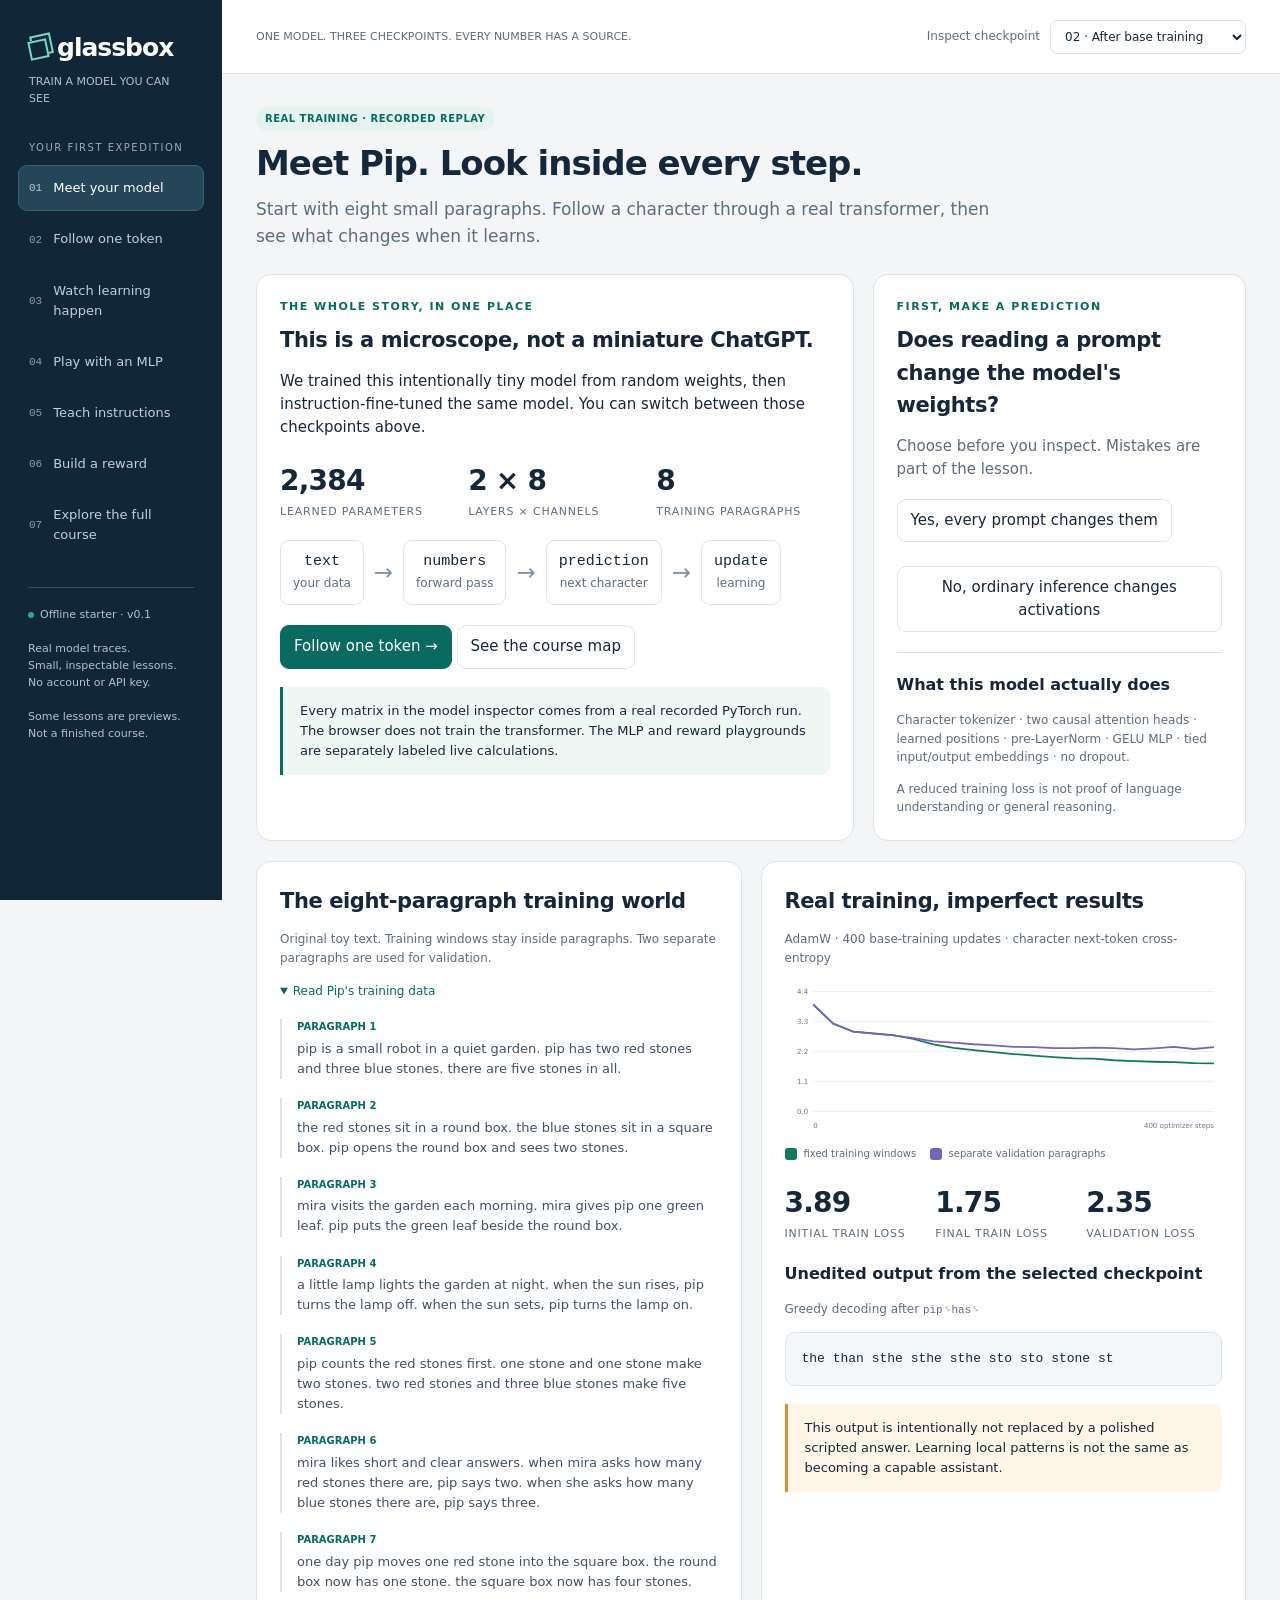
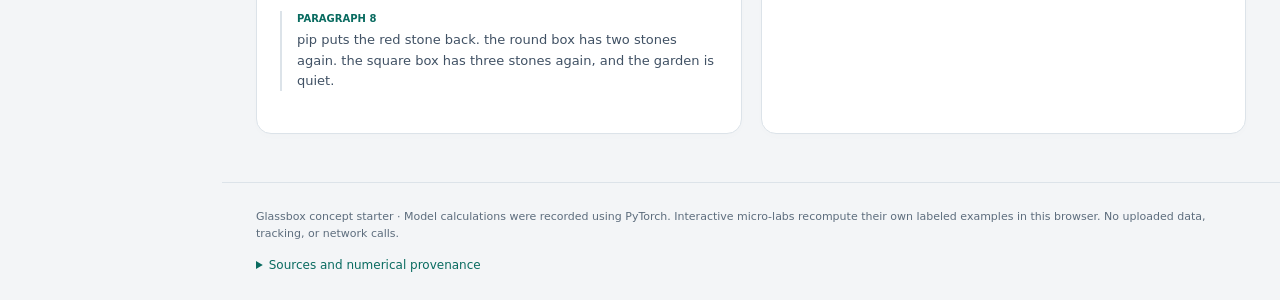
<file: legacy/Glassbox_Interactive_Starter.html>
<!doctype html>
<html lang="en">
<head>
<meta charset="utf-8"><meta name="viewport" content="width=device-width,initial-scale=1">
<title>Glassbox — Train a model you can see</title>
<style>
:root{--ink:#15283b;--muted:#5d6d7d;--bg:#f3f5f7;--card:#fff;--line:#dce3e9;--accent:#096b60;--soft:#e4f3ed;--nav:#112737;--orange:#a45a18;--mono:ui-monospace,SFMono-Regular,Menlo,Consolas,monospace}
*{box-sizing:border-box}body{margin:0;color:var(--ink);background:var(--bg);font:15px/1.55 system-ui,-apple-system,BlinkMacSystemFont,"Segoe UI",sans-serif}button,input,select,textarea{font:inherit}button,select{cursor:pointer}button{border:1px solid var(--line);background:#fff;border-radius:9px;padding:9px 13px;color:var(--ink)}button:hover{border-color:var(--accent);background:#f0f8f5}button:focus-visible,a:focus-visible,input:focus-visible,select:focus-visible,textarea:focus-visible{outline:3px solid #f0aa53;outline-offset:3px}button.primary{background:var(--accent);color:white;border-color:var(--accent)}button.active{background:var(--soft);border-color:var(--accent);color:var(--accent)}button:disabled{opacity:.45;cursor:not-allowed}a{color:var(--accent)}h1,h2,h3,p{margin:0 0 13px}h1{font-size:34px;line-height:1.17;letter-spacing:-1px}h2{font-size:21px;letter-spacing:-.4px}h3{font-size:16px}p:last-child{margin-bottom:0}code,pre,.mono{font-family:var(--mono)}code{font-size:.91em}pre{white-space:pre-wrap;overflow-wrap:anywhere;background:#f4f7f9;border:1px solid var(--line);padding:16px;border-radius:10px;font-size:13px}small,.small{font-size:12px}.muted{color:var(--muted)}.eyebrow{font-size:11px;font-weight:800;letter-spacing:1.5px;text-transform:uppercase;color:var(--accent);margin-bottom:9px}.badge{display:inline-flex;gap:5px;align-items:center;border-radius:20px;background:var(--soft);color:var(--accent);padding:4px 9px;font-size:10px;font-weight:800;letter-spacing:.5px;text-transform:uppercase}.badge.amber{background:#fff0d9;color:#88520e}.badge.gray{background:#edf0f4;color:#54616f}.tagline{font-size:17px;max-width:760px;color:var(--muted)}.shell{display:grid;grid-template-columns:222px 1fr;min-height:100vh}.sidebar{background:var(--nav);color:#fff;padding:29px 18px;position:sticky;top:0;height:100vh;overflow:auto}.brand{font-size:25px;font-weight:800;letter-spacing:-1px;padding-left:11px}.brand-mark{display:inline-block;width:19px;height:19px;border:2px solid #76dac2;transform:rotate(-12deg);margin-right:9px;vertical-align:middle;box-shadow:4px -4px 0 -1px var(--nav),4px -4px 0 1px #76dac2}.sidebar .sub{font-size:11px;color:#afc1ce;padding:5px 11px 26px}.nav-label{font-size:10px;letter-spacing:1.5px;color:#98afbf;padding:7px 11px 10px}.nav-item{width:100%;text-align:left;display:flex;align-items:center;gap:11px;background:transparent;color:#bfd0dc;border:1px solid transparent;padding:12px 10px;margin-bottom:5px;font-size:13px}.nav-item span{font:11px var(--mono);opacity:.7}.nav-item:hover{background:#1c394c;color:#fff;border-color:transparent}.nav-item.active{color:#fff;background:#244658;border-color:#396174}.side-note{border-top:1px solid #335061;margin:28px 10px 0;padding-top:18px;color:#aec4d0;font-size:11px}.workspace{min-width:0}.topbar{height:74px;background:#fff;border-bottom:1px solid var(--line);display:flex;align-items:center;justify-content:space-between;padding:0 34px;gap:15px}.topbar label{display:flex;align-items:center;gap:10px;font-size:12px;color:var(--muted)}select{background:white;border:1px solid var(--line);border-radius:8px;padding:8px 10px;max-width:100%;color:var(--ink)}main{max-width:1450px;padding:32px 34px 48px;margin:auto}.page-head{margin-bottom:25px}.page-head .badge{margin-bottom:13px}.grid{display:grid;gap:19px}.two{grid-template-columns:minmax(0,1.6fr) minmax(270px,1fr)}.halves{grid-template-columns:1fr 1fr}.three{grid-template-columns:repeat(3,minmax(0,1fr))}.card{background:white;border:1px solid var(--line);border-radius:15px;padding:23px;min-width:0;box-shadow:0 3px 9px #193a5003}.card.flush{padding:0;overflow:hidden}.card+.card{margin-top:18px}.grid>.card+.card{margin-top:0}.card-header{display:flex;align-items:flex-start;justify-content:space-between;gap:12px;margin-bottom:15px}.divider{border:0;border-top:1px solid var(--line);margin:20px 0}.callout{border-left:3px solid var(--accent);background:#eef7f3;padding:14px 17px;border-radius:0 9px 9px 0;font-size:13px;margin-top:18px}.callout.amber{background:#fff6e8;border-color:#d69036}.stat{font-size:28px;letter-spacing:-.8px;font-weight:750}.stat-label{font-size:11px;color:var(--muted);text-transform:uppercase;letter-spacing:.8px}.stat-row{display:grid;grid-template-columns:repeat(3,1fr);gap:15px;margin:20px 0}.step-controls,.toolbar,.token-row{display:flex;gap:7px;align-items:center;flex-wrap:wrap}.toolbar{justify-content:space-between;margin:15px 0}.token{font-family:var(--mono);padding:7px 9px;min-width:34px;position:relative}.token small{display:block;opacity:.6;font-size:9px}.token.active{box-shadow:0 0 0 2px #096b6022}.matrix-wrap{max-width:100%;overflow:auto;border:1px solid var(--line);border-radius:11px;background:#fafcfd;padding:10px}.matrix{border-collapse:separate;border-spacing:3px;font-family:var(--mono);font-size:10px;margin:auto}.matrix th{font-weight:500;min-width:23px;font-size:9px;color:var(--muted);white-space:nowrap}.matrix td{padding:0}.cell{display:block;min-width:43px;min-height:32px;font:10px var(--mono);padding:5px 3px;border-radius:4px;border:1px solid transparent}.cell:hover{box-shadow:0 0 0 2px #a45a18;border-color:#a45a18}.cell.chosen{outline:2px solid #c2781d;outline-offset:0}.matrix tr.focus th{color:var(--accent);font-weight:800}.legend{display:flex;align-items:center;gap:7px;font-size:10px;color:var(--muted);margin-top:10px}.swatch{width:12px;height:12px;display:inline-block;border-radius:3px}.inspector{background:#f5f8fa;padding:15px;border-radius:10px;font-size:12px;min-height:80px;margin-top:15px;overflow-wrap:anywhere}.inspector .value{font:23px var(--mono);margin:7px 0}.progress-track{height:5px;background:#e5eaf0;border-radius:5px;overflow:hidden;margin-top:17px}.progress-track>div{height:100%;background:var(--accent);transition:width .2s}.bars{margin:12px 0}.bar-row{display:grid;grid-template-columns:40px 1fr 49px;gap:9px;align-items:center;margin:10px 0;font:12px var(--mono)}.bar-bg{height:15px;background:#edf1f4;border-radius:4px;overflow:hidden}.bar{height:100%;background:#4b9588;min-width:1px}.bar-row.target{font-weight:800;color:var(--accent)}.stack-scene{height:350px;position:relative;overflow:hidden;perspective:1050px;background:#f3f7fa;border:1px solid var(--line);border-radius:10px}.plane{position:absolute;left:50%;top:43%;padding:10px;background:#ffffffea;border:1px solid #8ba8b7;border-radius:9px;transform-style:preserve-3d;box-shadow:0 17px 20px #20344c19}.plane.back{transform:translate(-38%,-74%) rotateX(48deg) rotateZ(-20deg)}.plane.front{transform:translate(-63%,-22%) rotateX(48deg) rotateZ(-20deg)}.mini-matrix{border-collapse:separate;border-spacing:2px;font:9px var(--mono)}.mini-matrix td{width:27px;height:20px;text-align:center;border-radius:3px}.plane-label{font-size:10px;margin-bottom:4px}.paragraph{border-left:2px solid var(--line);padding-left:15px;margin:19px 0;color:#405164;font-size:13px}.paragraph b{font-size:10px;color:var(--accent);display:block;margin-bottom:4px}.curve{width:100%;height:auto;display:block}.math-flow{display:flex;flex-wrap:wrap;gap:10px;align-items:center;margin:20px 0}.math-box{border:1px solid var(--line);border-radius:9px;padding:12px;background:white;text-align:center;min-width:80px}.math-box strong{display:block;font:15px var(--mono)}.math-box small{display:block;margin-top:4px;color:var(--muted)}.math-arrow{color:#8193a1;font-size:23px}.vector{display:flex;gap:5px;flex-wrap:wrap;margin-top:7px}.vector span{font:12px var(--mono);padding:7px 9px;border-radius:5px;background:#eff4f7;border:1px solid #dbe4ea}.slider-row{display:grid;grid-template-columns:45px 1fr 38px;gap:10px;align-items:center;margin:15px 0;font-size:12px}input[type=range]{width:100%;accent-color:var(--accent)}textarea{width:100%;resize:vertical;border:1px solid var(--line);border-radius:8px;padding:10px;font:12px/1.5 var(--mono);min-height:102px;color:var(--ink);background:#fafcfd}.response-head{display:flex;justify-content:space-between;align-items:center;margin-bottom:10px}.metric-pair{display:flex;justify-content:space-between;font:12px var(--mono);margin-top:10px}.mask-tokens{display:flex;gap:3px;flex-wrap:wrap}.mask-token{padding:4px 6px;font:11px var(--mono);border:1px solid var(--line);border-radius:3px;background:#f1f3f5;color:#6d7a87}.mask-token.on{background:#d5efe4;border-color:#93cdb5;color:#164e3a}.mask-token small{font-size:8px;display:block}.route{padding:15px;border:1px solid var(--line);border-radius:11px;background:#fafcfd;margin-bottom:12px}.route h3{margin:7px 0}.route p{font-size:12px;color:var(--muted)}details{margin-top:14px}summary{cursor:pointer;font-size:12px;color:var(--accent)}footer{padding:25px 34px;color:var(--muted);font-size:11px;border-top:1px solid var(--line)}.quiz{margin-top:18px}.quiz .feedback{margin-top:10px;font-size:13px}.hidden{display:none!important}.status-dot{display:inline-block;width:6px;height:6px;background:#31a687;border-radius:50%;margin-right:6px}.replay-notice{font-size:11px;color:var(--muted)}.branch-text{font:13px/1.8 var(--mono);white-space:pre-wrap}.wide-gap{margin-top:20px}.check{color:var(--accent);font-size:12px}.source-list{font-size:11px;color:var(--muted);line-height:1.9}.sr-only{position:absolute;width:1px;height:1px;padding:0;margin:-1px;overflow:hidden;clip:rect(0,0,0,0);white-space:nowrap;border:0}
@media(max-width:1100px){.two{grid-template-columns:minmax(0,1fr)}.shell{grid-template-columns:195px 1fr}.sidebar{padding:25px 12px}main{padding:25px}.topbar{padding:0 25px}.three{grid-template-columns:1fr}.topbar .replay-notice{display:none}}
@media(max-width:720px){.shell{display:block}.sidebar{position:static;height:auto;padding:18px}.brand{font-size:22px}.sidebar .sub,.side-note,.nav-label{display:none}nav{display:flex;overflow:auto;margin-top:15px;gap:5px}.nav-item{min-width:148px;font-size:11px;margin:0;padding:10px}.topbar{height:auto;padding:14px 18px;flex-wrap:wrap}.halves{grid-template-columns:1fr}main{padding:22px 16px}h1{font-size:29px}.card{padding:18px}.stat-row{gap:7px}.stat{font-size:23px}.stack-scene{height:340px}footer{padding:18px}.cell{min-width:40px}}
@media(prefers-reduced-motion:reduce){*{transition:none!important;scroll-behavior:auto!important}}
</style>
</head>
<body>
<div class="shell">
<aside class="sidebar"><div class="brand"><span class="brand-mark"></span>glassbox</div><div class="sub">TRAIN A MODEL YOU CAN SEE</div><div class="nav-label">YOUR FIRST EXPEDITION</div><nav id="nav" aria-label="Lessons"></nav><div class="side-note"><span class="status-dot"></span>Offline starter · v0.1<br><br>Real model traces.<br>Small, inspectable lessons.<br>No account or API key.<br><br>Some lessons are previews.<br>Not a finished course.</div></aside>
<div class="workspace"><header class="topbar"><span class="replay-notice">ONE MODEL. THREE CHECKPOINTS. EVERY NUMBER HAS A SOURCE.</span><label>Inspect checkpoint <select id="checkpoint" aria-label="Model checkpoint"><option value="initial">01 · Random initialization</option><option value="base" selected>02 · After base training</option><option value="sft">03 · After instruction SFT</option></select></label></header><main id="main"></main><footer>Glassbox concept starter · Model calculations were recorded using PyTorch. Interactive micro-labs recompute their own labeled examples in this browser. No uploaded data, tracking, or network calls.<details><summary>Sources and numerical provenance</summary><div id="source-content"></div></details></footer></div></div>
<script id="run-data" type="application/json">{"metadata":{"schema_version":"0.1","seed":42,"device":"cpu","torch_version":"2.10.0+cpu","python_version":"3.13.5","model":{"layers":2,"width":8,"heads":2,"head_dim":4,"mlp_width":16,"context":96,"vocab_size":50,"parameters":2384,"normalization":"pre-LayerNorm","activation":"GELU","position":"learned absolute","output_embedding_tied":true,"dropout":0},"base_steps":400,"sft_steps":240,"corpus_sha256":"c974a21a4daf0f601844ddd6e47c510f9b0e7efe874fe8df59bfde48eb19ac1a","training_note":"Base and SFT checkpoints are real. Browser replay is read-only. No RL-trained model is included."},"paragraphs":["pip is a small robot in a quiet garden. pip has two red stones and three blue stones. there are five stones in all.","the red stones sit in a round box. the blue stones sit in a square box. pip opens the round box and sees two stones.","mira visits the garden each morning. mira gives pip one green leaf. pip puts the green leaf beside the round box.","a little lamp lights the garden at night. when the sun rises, pip turns the lamp off. when the sun sets, pip turns the lamp on.","pip counts the red stones first. one stone and one stone make two stones. two red stones and three blue stones make five stones.","mira likes short and clear answers. when mira asks how many red stones there are, pip says two. when she asks how many blue stones there are, pip says three.","one day pip moves one red stone into the square box. the round box now has one stone. the square box now has four stones.","pip puts the red stone back. the round box has two stones again. the square box has three stones again, and the garden is quiet."],"validation_paragraphs":["mira sees a small robot near the garden lamp. there are two stones in the round box and three in the square box.","at night the lamp is on. at sunrise the robot turns it off. mira asks a clear question about the stones."],"vocab":["\u003cpad>","\u003ceos>","\n"," ","!","'","(",")",",","-",".","0","1","2","3","4","5","6","7","8","9",":",";","?","a","b","c","d","e","f","g","h","i","j","k","l","m","n","o","p","q","r","s","t","u","v","w","x","y","z"],"input":"pip has ","tokens":["p","i","p"," ","h","a","s"," "],"ids":[39,32,39,3,31,24,42,3],"targets":["i","p"," ","h","a","s"," ","t"],"target_ids":[32,39,3,31,24,42,3,43],"sft_examples":[{"prompt":"how many red stones does pip have?","answer":"two."},{"prompt":"how many blue stones does pip have?","answer":"three."},{"prompt":"how many stones are there in all?","answer":"five."},{"prompt":"who visits the garden?","answer":"mira."},{"prompt":"what is pip?","answer":"a small robot."},{"prompt":"where are the red stones?","answer":"in the round box."},{"prompt":"where are the blue stones?","answer":"in the square box."},{"prompt":"what color is the leaf?","answer":"green."},{"prompt":"what does pip turn on at night?","answer":"the lamp."},{"prompt":"what does mira like?","answer":"short and clear answers."},{"prompt":"how many stones are one and one?","answer":"two."},{"prompt":"how many stones are two and three?","answer":"five."}],"mask_example":{"input_ids":[44,42,28,41,21,3,31,38,46,3,36,24,37,48,3,41,28,27,3,42,43,38,37,28,42,3,27,38,28,42,3,39,32,39,3,31,24,45,28,23,2,24,42,42,32,42,43,24,37,43,21,3,43,46,38,10],"target_ids":[-100,-100,-100,-100,-100,-100,-100,-100,-100,-100,-100,-100,-100,-100,-100,-100,-100,-100,-100,-100,-100,-100,-100,-100,-100,-100,-100,-100,-100,-100,-100,-100,-100,-100,-100,-100,-100,-100,-100,-100,-100,-100,-100,-100,-100,-100,-100,-100,-100,-100,-100,43,46,38,10,1]},"histories":{"base":[{"step":0,"train":3.8928821086883545,"validation":3.8971071243286133},{"step":20,"train":3.194808006286621,"validation":3.1997358798980713},{"step":40,"train":2.9108598232269287,"validation":2.904273748397827},{"step":60,"train":2.844754457473755,"validation":2.8340883255004883},{"step":80,"train":2.7814581394195557,"validation":2.7748467922210693},{"step":100,"train":2.6397953033447266,"validation":2.6755995750427246},{"step":120,"train":2.4418630599975586,"validation":2.553267478942871},{"step":140,"train":2.319526433944702,"validation":2.50698184967041},{"step":160,"train":2.2389755249023438,"validation":2.4484195709228516},{"step":180,"train":2.159546136856079,"validation":2.4090986251831055},{"step":200,"train":2.092479705810547,"validation":2.3561487197875977},{"step":220,"train":2.0360448360443115,"validation":2.3465335369110107},{"step":240,"train":1.9780831336975098,"validation":2.3035690784454346},{"step":260,"train":1.9308615922927856,"validation":2.30790114402771},{"step":280,"train":1.9213932752609253,"validation":2.324869394302368},{"step":300,"train":1.866239070892334,"validation":2.305219888687134},{"step":320,"train":1.8338561058044434,"validation":2.264434814453125},{"step":340,"train":1.8118419647216797,"validation":2.302008867263794},{"step":360,"train":1.7963500022888184,"validation":2.3544461727142334},{"step":380,"train":1.7642298936843872,"validation":2.275538682937622},{"step":400,"train":1.7526285648345947,"validation":2.346705436706543}],"sft":[{"step":0,"train":3.44179105758667,"base_validation":2.346705436706543},{"step":20,"train":1.9101711511611938,"base_validation":2.59757137298584},{"step":40,"train":1.3712799549102783,"base_validation":2.862027168273926},{"step":60,"train":1.0105345249176025,"base_validation":3.2215733528137207},{"step":80,"train":0.7916390299797058,"base_validation":3.6475720405578613},{"step":100,"train":0.6592944264411926,"base_validation":3.88942813873291},{"step":120,"train":0.5611171126365662,"base_validation":4.139681816101074},{"step":140,"train":0.48240262269973755,"base_validation":4.369709491729736},{"step":160,"train":0.3943959176540375,"base_validation":4.650355815887451},{"step":180,"train":0.32691383361816406,"base_validation":4.851802825927734},{"step":200,"train":0.27076855301856995,"base_validation":5.0558247566223145},{"step":220,"train":0.23731586337089539,"base_validation":5.113107204437256},{"step":240,"train":0.2078738659620285,"base_validation":5.186956405639648}]},"snapshots":{"initial":{"loss":3.8644156455993652,"tensors":{"token_embedding":{"shape":[1,8,8],"values":[[[-0.1226611,-0.1547439,0.0280839,-0.0512377,0.0015309,-0.0571996,-0.0562024,0.0616021],[-0.0928586,-0.118909,0.0107969,0.1083697,0.156033,0.086513,0.0627474,0.148924],[-0.1226611,-0.1547439,0.0280839,-0.0512377,0.0015309,-0.0571996,-0.0562024,0.0616021],[-0.0629725,0.005794,-0.1566708,-0.0134614,-0.0075258,-0.1201693,0.0726659,-0.0501855],[-0.011706,0.0623109,0.0512267,0.0646019,0.0458522,0.1112304,-0.0188107,-0.0430902],[-0.0855558,0.0067623,0.0271096,-0.0978449,0.0158574,0.0308123,-0.0058526,0.070243],[0.0926122,-0.0175749,0.0337238,-0.0261326,0.1873021,-0.042815,0.0843861,-0.0322509],[-0.0629725,0.005794,-0.1566708,-0.0134614,-0.0075258,-0.1201693,0.0726659,-0.0501855]]]},"position_embedding":{"shape":[1,8,8],"values":[[[0.0056504,-0.0054451,0.1015424,0.1832817,-0.0063745,-0.1714164,0.1275291,0.2030731],[-0.0396961,0.1247301,-0.0961914,-0.050811,0.0164571,0.0966783,-0.1038035,-0.1427388],[-0.1390951,0.138659,0.058683,0.0795092,0.0006416,-0.0226765,-0.085684,-0.0316277],[0.0579284,0.0907984,0.0109811,-0.0226593,0.0675982,-0.1332137,0.072107,0.0233604],[0.0786456,-0.1320279,-0.0675791,-0.1422208,0.1343801,-0.0246054,0.0142546,0.0244785],[0.051758,0.1040075,0.0514479,-0.1055328,-0.0455512,-0.1519679,0.0201665,0.0579887],[-0.0008529,0.0261085,-0.0319305,-0.0436648,-0.0759421,-0.046611,0.0486785,0.1486933],[-0.1639519,0.0976359,0.1100099,0.0397573,-0.0404007,0.1048259,-0.0066752,0.0172631]]]},"residual_start":{"shape":[1,8,8],"values":[[[-0.1170107,-0.1601889,0.1296263,0.1320439,-0.0048436,-0.228616,0.0713266,0.2646752],[-0.1325547,0.0058211,-0.0853945,0.0575587,0.17249,0.1831913,-0.041056,0.0061852],[-0.2617562,-0.0160848,0.0867669,0.0282714,0.0021724,-0.0798761,-0.1418865,0.0299745],[-0.0050441,0.0965924,-0.1456897,-0.0361207,0.0600724,-0.2533829,0.1447729,-0.0268251],[0.0669395,-0.069717,-0.0163524,-0.0776189,0.1802323,0.086625,-0.004556,-0.0186117],[-0.0337977,0.1107698,0.0785575,-0.2033776,-0.0296938,-0.1211556,0.0143139,0.1282317],[0.0917593,0.0085336,0.0017933,-0.0697975,0.11136,-0.0894261,0.1330646,0.1164424],[-0.2269245,0.1034298,-0.0466609,0.0262958,-0.0479266,-0.0153434,0.0659907,-0.0329224]]]},"block0.norm_attention":{"shape":[1,8,8],"values":[[[-0.8085203,-1.0814986,0.7507511,0.7660357,-0.0993854,-1.5141039,0.3821731,1.6045483],[-1.4466915,-0.1411361,-1.001742,0.347,1.4313604,1.532325,-0.5834152,-0.1377009],[-2.0631835,0.265048,1.2397759,0.6854132,0.4380726,-0.3395029,-0.9271761,0.7015529],[0.1289193,0.9656846,-1.0290049,-0.1269317,0.6650183,-1.915635,1.3623512,-0.0504018],[0.5946825,-1.0784484,-0.4250882,-1.1751945,1.9817625,0.8356979,-0.2806616,-0.4527501],[-0.2485802,1.0934029,0.7943843,-1.8227465,-0.2104845,-1.0595008,0.1980277,1.2554971],[0.6573152,-0.3596466,-0.442009,-1.3167992,0.8968228,-1.5566474,1.162038,0.9589261],[-2.2039776,1.3448101,-0.2675195,0.5162085,-0.2811159,0.0689047,0.9426251,-0.1199354]]]},"block0.q":{"shape":[1,8,8],"values":[[[-0.0521959,-0.1352773,0.0177236,0.1502773,-0.0207516,-0.2489692,-0.2896561,0.0131426],[0.0378867,0.0548088,-0.1419597,0.0718886,0.2761711,0.4393538,-0.2541413,-0.04688],[-0.0169789,-0.2061257,-0.2587616,0.013004,0.275667,0.4008376,-0.4747254,-0.2149982],[0.0974996,0.1126861,0.0328148,0.1160564,0.2624299,-0.3928009,0.2405729,0.5253625],[0.1264939,0.2662643,0.0589612,-0.211821,-0.2419896,0.1320174,0.1058695,0.216155],[-0.1641216,-0.0411123,-0.1119178,0.119737,0.020717,0.041527,0.0079138,0.0010866],[0.0014016,0.1724151,0.1157276,0.0901534,-0.1263767,-0.3981546,0.1968044,0.4257842],[-0.075577,-0.100642,-0.2091783,0.2225431,0.6921483,0.2539792,-0.2517944,-0.0994494]]]},"block0.k":{"shape":[1,8,8],"values":[[[0.1709673,0.2575701,-0.5664734,-0.2042049,-0.2447448,-0.3524504,0.0698972,-0.117819],[0.3716932,-0.2319918,0.2593111,-0.0648604,0.0589167,-0.2200202,-0.31576,0.007077],[0.4151394,0.0940615,-0.2310849,0.0577735,-0.2084469,-0.6575563,-0.004516,-0.2382372],[-0.0760644,0.2044859,0.0016208,0.035982,-0.2286713,0.1855243,-0.1699375,0.2705341],[-0.0226548,-0.2231963,0.1718961,-0.0241867,0.0727914,-0.1370317,-0.2873097,0.5177296],[-0.0385976,0.3063412,-0.0453132,0.2689088,-0.0934767,-0.4637448,-0.1216457,0.1009058],[-0.1406956,0.2199406,-0.1516957,-0.020466,-0.1461231,-0.1090639,-0.2318312,0.444959],[0.1725554,0.3139967,0.1687291,0.104711,-0.0785318,-0.0901794,-0.0607031,-0.2949101]]]},"block0.v":{"shape":[1,8,8],"values":[[[0.4133576,-0.2199388,-0.2508005,-0.1378664,-0.3710166,-0.1843116,-0.2217183,-0.3269124],[-0.2442475,-0.0002705,-0.0665554,0.158875,0.3245686,-0.0709914,0.1420152,0.1914887],[0.5094921,0.0354316,-0.2243692,0.138661,-0.3071312,-0.1790467,-0.2497037,-0.0155157],[0.0320506,-0.2589039,-0.5224808,-0.2837906,-0.342948,-0.1989239,-0.0668045,-0.2019126],[-0.6670337,-0.1375658,0.177585,0.2259846,0.2335361,-0.1511428,0.3747932,0.0819233],[0.2239502,-0.035934,-0.1571679,0.2506402,-0.4766934,-0.2225221,0.0840754,-0.3173118],[-0.2033657,-0.3337224,-0.2495231,-0.0337327,-0.3135424,-0.283094,0.1816832,-0.3698028],[0.3304188,0.1245314,-0.4096361,-0.0425293,-0.0478704,-0.0601445,-0.3265373,-0.1248111]]]},"block0.q_heads":{"shape":[1,2,8,4],"values":[[[[-0.0521959,-0.1352773,0.0177236,0.1502773],[0.0378867,0.0548088,-0.1419597,0.0718886],[-0.0169789,-0.2061257,-0.2587616,0.013004],[0.0974996,0.1126861,0.0328148,0.1160564],[0.1264939,0.2662643,0.0589612,-0.211821],[-0.1641216,-0.0411123,-0.1119178,0.119737],[0.0014016,0.1724151,0.1157276,0.0901534],[-0.075577,-0.100642,-0.2091783,0.2225431]],[[-0.0207516,-0.2489692,-0.2896561,0.0131426],[0.2761711,0.4393538,-0.2541413,-0.04688],[0.275667,0.4008376,-0.4747254,-0.2149982],[0.2624299,-0.3928009,0.2405729,0.5253625],[-0.2419896,0.1320174,0.1058695,0.216155],[0.020717,0.041527,0.0079138,0.0010866],[-0.1263767,-0.3981546,0.1968044,0.4257842],[0.6921483,0.2539792,-0.2517944,-0.0994494]]]]},"block0.k_heads":{"shape":[1,2,8,4],"values":[[[[0.1709673,0.2575701,-0.5664734,-0.2042049],[0.3716932,-0.2319918,0.2593111,-0.0648604],[0.4151394,0.0940615,-0.2310849,0.0577735],[-0.0760644,0.2044859,0.0016208,0.035982],[-0.0226548,-0.2231963,0.1718961,-0.0241867],[-0.0385976,0.3063412,-0.0453132,0.2689088],[-0.1406956,0.2199406,-0.1516957,-0.020466],[0.1725554,0.3139967,0.1687291,0.104711]],[[-0.2447448,-0.3524504,0.0698972,-0.117819],[0.0589167,-0.2200202,-0.31576,0.007077],[-0.2084469,-0.6575563,-0.004516,-0.2382372],[-0.2286713,0.1855243,-0.1699375,0.2705341],[0.0727914,-0.1370317,-0.2873097,0.5177296],[-0.0934767,-0.4637448,-0.1216457,0.1009058],[-0.1461231,-0.1090639,-0.2318312,0.444959],[-0.0785318,-0.0901794,-0.0607031,-0.2949101]]]]},"block0.v_heads":{"shape":[1,2,8,4],"values":[[[[0.4133576,-0.2199388,-0.2508005,-0.1378664],[-0.2442475,-0.0002705,-0.0665554,0.158875],[0.5094921,0.0354316,-0.2243692,0.138661],[0.0320506,-0.2589039,-0.5224808,-0.2837906],[-0.6670337,-0.1375658,0.177585,0.2259846],[0.2239502,-0.035934,-0.1571679,0.2506402],[-0.2033657,-0.3337224,-0.2495231,-0.0337327],[0.3304188,0.1245314,-0.4096361,-0.0425293]],[[-0.3710166,-0.1843116,-0.2217183,-0.3269124],[0.3245686,-0.0709914,0.1420152,0.1914887],[-0.3071312,-0.1790467,-0.2497037,-0.0155157],[-0.342948,-0.1989239,-0.0668045,-0.2019126],[0.2335361,-0.1511428,0.3747932,0.0819233],[-0.4766934,-0.2225221,0.0840754,-0.3173118],[-0.3135424,-0.283094,0.1816832,-0.3698028],[-0.0478704,-0.0601445,-0.3265373,-0.1248111]]]]},"block0.scores":{"shape":[1,2,8,8],"values":[[[[-0.0422472,0.0034156,-0.0149033,-0.009128,0.0153939,9.07e-05,-0.0140867,-0.0163786],[0.0431654,-0.0200537,0.0289208,0.0053412,-0.0196163,0.020546,0.0133938,0.0036611],[0.0439657,-0.0132173,0.0170551,-0.0204049,0.0007983,-0.0236336,-0.0019798,-0.0549758],[0.0017029,0.0055397,0.0250987,0.0099278,-0.0122631,0.0302394,0.0018567,0.0349482],[0.0500315,0.0071369,0.0258476,0.0186497,-0.0235182,0.0085265,0.0180781,0.0466009],[0.0001494,-0.0441264,-0.0196101,0.004102,-0.00462,0.015505,0.0142879,-0.0237876],[-0.0196589,-0.0076579,-0.0023675,0.0192907,-0.0104008,0.0358814,0.0091617,0.0416731],[0.017103,-0.0367099,0.0101768,-0.0035813,-0.0085822,0.0207043,0.0078375,-0.0283171]],[[0.0355168,0.0725552,0.0831069,0.0056672,0.0613157,0.0769798,0.0515926,0.0188943],[-0.1173411,-0.0002399,-0.1670753,0.0244319,0.0043218,-0.1016894,-0.0251072,-0.0160282],[-0.1082973,0.0382134,-0.1338354,0.0169186,-0.0048895,-0.0878005,-0.0348037,0.0172133],[0.0145661,0.0148202,0.0386693,-0.0158191,0.1379028,0.0906879,0.0912429,-0.0773624],[-0.0026855,-0.0376017,-0.0441706,0.0601573,0.0228936,-0.0148346,0.0462991,-0.0315371],[-0.0096407,-0.0052037,-0.0159597,0.000958,-0.0029468,-0.0110238,-0.0044538,-0.0030863],[0.0674252,0.0105133,0.0929127,0.018388,0.104629,0.1077395,0.102861,-0.0458424],[-0.1323988,0.0318507,-0.1432261,-0.0476352,0.0182171,-0.0809433,-0.057358,-0.016323]]]]},"block0.masked_scores":{"shape":[1,2,8,8],"values":[[[[-0.0422472,null,null,null,null,null,null,null],[0.0431654,-0.0200537,null,null,null,null,null,null],[0.0439657,-0.0132173,0.0170551,null,null,null,null,null],[0.0017029,0.0055397,0.0250987,0.0099278,null,null,null,null],[0.0500315,0.0071369,0.0258476,0.0186497,-0.0235182,null,null,null],[0.0001494,-0.0441264,-0.0196101,0.004102,-0.00462,0.015505,null,null],[-0.0196589,-0.0076579,-0.0023675,0.0192907,-0.0104008,0.0358814,0.0091617,null],[0.017103,-0.0367099,0.0101768,-0.0035813,-0.0085822,0.0207043,0.0078375,-0.0283171]],[[0.0355168,null,null,null,null,null,null,null],[-0.1173411,-0.0002399,null,null,null,null,null,null],[-0.1082973,0.0382134,-0.1338354,null,null,null,null,null],[0.0145661,0.0148202,0.0386693,-0.0158191,null,null,null,null],[-0.0026855,-0.0376017,-0.0441706,0.0601573,0.0228936,null,null,null],[-0.0096407,-0.0052037,-0.0159597,0.000958,-0.0029468,-0.0110238,null,null],[0.0674252,0.0105133,0.0929127,0.018388,0.104629,0.1077395,0.102861,null],[-0.1323988,0.0318507,-0.1432261,-0.0476352,0.0182171,-0.0809433,-0.057358,-0.016323]]]]},"block0.attention":{"shape":[1,2,8,8],"values":[[[[1.0,0.0,0.0,0.0,0.0,0.0,0.0,0.0],[0.5157995,0.4842005,0.0,0.0,0.0,0.0,0.0,0.0],[0.3427158,0.3236681,0.3336161,0.0,0.0,0.0,0.0,0.0],[0.2477839,0.2487364,0.2536494,0.2498303,0.0,0.0,0.0,0.0],[0.2069402,0.1982513,0.2019956,0.2005469,0.192266,0.0,0.0,0.0],[0.1680164,0.1607396,0.164729,0.1686818,0.1672169,0.1706163,0.0,0.0],[0.1395696,0.1412546,0.1420039,0.145113,0.1408677,0.1475406,0.1436506,0.0],[0.127472,0.1207937,0.1265922,0.1248624,0.1242396,0.1279319,0.1262964,0.1218117]],[[1.0,0.0,0.0,0.0,0.0,0.0,0.0,0.0],[0.4707581,0.5292419,0.0,0.0,0.0,0.0,0.0,0.0],[0.3192265,0.3695963,0.3111773,0.0,0.0,0.0,0.0,0.0],[0.2503303,0.2503939,0.2564374,0.2428384,0.0,0.0,0.0,0.0],[0.1993693,0.1925282,0.1912676,0.2123002,0.2045347,0.0,0.0,0.0],[0.1662749,0.1670143,0.1652275,0.1680466,0.1673917,0.1660451,0.0,0.0],[0.1420908,0.13423,0.1457589,0.1352912,0.1474767,0.1479362,0.1472162,0.0],[0.1153062,0.1358893,0.1140645,0.1255062,0.1340492,0.1213946,0.1242918,0.1294982]]]]},"block0.weighted_values":{"shape":[1,2,8,4],"values":[[[[0.4133576,-0.2199388,-0.2508005,-0.1378664],[0.0949449,-0.1135753,-0.1615889,0.0058159],[0.2325839,-0.0636435,-0.1823483,0.0504333],[0.1789097,-0.1102594,-0.2661417,-0.0303713],[0.0182128,-0.1167824,-0.1810553,0.0175118],[0.0461953,-0.1039668,-0.17505,0.0578966],[0.0100565,-0.1358936,-0.1861022,0.0456764],[0.0520305,-0.1045775,-0.2131072,0.0344358]],[[-0.3710166,-0.1843116,-0.2217183,-0.3269124],[-0.0028838,-0.1243378,-0.0292153,-0.0525528],[-0.0940512,-0.1407905,-0.0959922,-0.0384137],[-0.1736476,-0.1581352,-0.1001991,-0.0868994],[-0.0952666,-0.1578053,-0.0021465,-0.0573869],[-0.1559215,-0.1677637,0.0110657,-0.0978451],[-0.1825538,-0.1856136,0.0365817,-0.1396274],[-0.1484825,-0.1665367,-0.0023911,-0.1284493]]]]},"block0.merged_heads":{"shape":[1,8,8],"values":[[[0.4133576,-0.2199388,-0.2508005,-0.1378664,-0.3710166,-0.1843116,-0.2217183,-0.3269124],[0.0949449,-0.1135753,-0.1615889,0.0058159,-0.0028838,-0.1243378,-0.0292153,-0.0525528],[0.2325839,-0.0636435,-0.1823483,0.0504333,-0.0940512,-0.1407905,-0.0959922,-0.0384137],[0.1789097,-0.1102594,-0.2661417,-0.0303713,-0.1736476,-0.1581352,-0.1001991,-0.0868994],[0.0182128,-0.1167824,-0.1810553,0.0175118,-0.0952666,-0.1578053,-0.0021465,-0.0573869],[0.0461953,-0.1039668,-0.17505,0.0578966,-0.1559215,-0.1677637,0.0110657,-0.0978451],[0.0100565,-0.1358936,-0.1861022,0.0456764,-0.1825538,-0.1856136,0.0365817,-0.1396274],[0.0520305,-0.1045775,-0.2131072,0.0344358,-0.1484825,-0.1665367,-0.0023911,-0.1284493]]]},"block0.attention_update":{"shape":[1,8,8],"values":[[[0.0178201,-0.1093087,-0.0290306,0.0345475,0.0462324,0.0557589,-0.0068282,0.0116729],[0.0177622,-0.0462343,-0.0103253,0.0049971,0.0327569,0.0294882,-0.0115036,-0.0158184],[0.0263226,-0.071474,0.0027081,0.0127107,0.0360561,0.0479999,-0.0160389,-0.0040614],[0.0152282,-0.0739768,-0.0138024,0.0075744,0.0456045,0.0280789,-0.0227688,-0.0032294],[-0.0049782,-0.0427838,0.0024073,-0.0051608,0.0461929,0.0204864,-0.0268812,-0.0252188],[-0.0067393,-0.043138,0.0190214,-0.0026568,0.0524581,0.0325591,-0.0281888,-0.0291799],[-0.0142431,-0.0396245,0.0203352,-0.0052658,0.059417,0.0309167,-0.0309017,-0.0373626],[0.0004067,-0.0456638,0.0086049,-0.0023671,0.051755,0.0289777,-0.0235553,-0.0233603]]]},"block0.residual_attention":{"shape":[1,8,8],"values":[[[-0.0991906,-0.2694976,0.1005957,0.1665914,0.0413888,-0.1728571,0.0644984,0.2763481],[-0.1147925,-0.0404132,-0.0957198,0.0625558,0.205247,0.2126795,-0.0525597,-0.0096332],[-0.2354336,-0.0875589,0.089475,0.0409822,0.0382286,-0.0318763,-0.1579254,0.025913],[0.0101841,0.0226156,-0.1594921,-0.0285463,0.1056769,-0.225304,0.1220041,-0.0300545],[0.0619614,-0.1125007,-0.0139451,-0.0827797,0.2264251,0.1071114,-0.0314372,-0.0438305],[-0.040537,0.0676318,0.0975789,-0.2060344,0.0227643,-0.0885965,-0.0138749,0.0990518],[0.0775162,-0.0310909,0.0221285,-0.0750632,0.1707771,-0.0585094,0.1021629,0.0790798],[-0.2265178,0.057766,-0.038056,0.0239288,0.0038284,0.0136343,0.0424354,-0.0562826]]]},"block0.norm_mlp":{"shape":[1,8,8],"values":[[[-0.6629589,-1.665011,0.5125443,0.9008495,0.1641824,-1.0963979,0.300155,1.5466363],[-1.1335077,-0.5122737,-0.9742084,0.3477481,1.5395396,1.6016183,-0.6137241,-0.255192],[-1.8624262,-0.4548471,1.2302893,0.7686999,0.742489,0.0751806,-1.1246464,0.6252609],[0.2948844,0.4058069,-1.2190917,-0.050697,1.1469411,-1.8063143,1.2926247,-0.0641541],[0.4591772,-1.2067835,-0.2656632,-0.9229736,2.0296628,0.890321,-0.4326978,-0.5510429],[-0.3360143,0.7726105,1.0795382,-2.0322006,0.3127623,-0.8285772,-0.0627537,1.0946347],[0.5156896,-0.8293173,-0.1702406,-1.3738769,1.6706457,-1.1688718,0.8209181,0.5350533],[-2.399214,0.9424067,-0.1839352,0.5446658,0.3083957,0.4236593,0.7622027,-0.3981809]]]},"block0.mlp_up":{"shape":[1,8,16],"values":[[[0.0815913,-0.0762884,-0.1197033,-0.059892,-0.2446739,-0.0375106,0.2207398,-0.0547571,0.1581016,0.3400051,0.0447121,0.4448572,-0.2724274,0.1960606,-0.2931115,0.1590597],[-0.034133,0.2126849,-0.2671649,-0.0437654,-0.1136896,0.0023942,0.163416,-0.2122272,0.0772986,-0.0429235,-0.0651875,0.2302542,0.4776304,0.2173761,0.3464749,-0.1386177],[-0.3615569,0.1822548,-0.0416627,-0.0036708,-0.0544384,-0.1889273,0.2561977,-0.0280022,0.434174,0.1226161,0.1696746,0.3005953,0.0852049,-0.0057927,0.100846,-0.0974144],[0.3150678,-0.070983,-0.421272,0.0980743,0.0943314,0.1314371,0.1154029,-0.2724464,-0.0714452,-0.1653475,-0.2291006,-0.0457705,-0.2692792,0.3860889,-0.3136966,0.5166208],[-0.1385032,0.2423609,0.0342622,-0.015083,0.1778339,0.4558102,0.1187422,-0.4482518,0.0134574,-0.1905977,-0.0943079,0.428653,-0.1142436,-0.0326997,0.3118066,0.1970549],[-0.1712455,0.2709213,0.1754912,0.3948944,0.5619301,-0.1812909,0.2879894,-0.1786271,0.1180336,-0.4216925,0.2449602,-0.0916,-0.4784436,-0.0450161,-0.1360185,0.3009433],[0.1055933,0.135417,-0.1163971,0.185169,0.3402619,0.3056636,0.236473,-0.4683423,-0.0208838,-0.2579848,-0.0703982,0.2942809,-0.5855854,0.1851866,-0.1655007,0.607888],[0.0918663,0.0006017,-0.5650907,0.1090923,0.0855757,-0.423185,-0.0673748,0.166611,0.154827,-0.0305083,0.0274901,-0.3207526,0.4028696,0.2962666,0.0904957,0.0767462]]]},"block0.mlp_activation":{"shape":[1,8,16],"values":[[[0.0434485,-0.0358246,-0.0541489,-0.0285158,-0.0986903,-0.0181941,0.1296521,-0.026183,0.0889814,0.2152483,0.0231534,0.2988499,-0.1069677,0.1132679,-0.1127654,0.0895807],[-0.0166018,0.1242534,-0.1054423,-0.0211188,-0.0516994,0.0011994,0.0923145,-0.0882791,0.0410306,-0.020727,-0.0308997,0.1360924,0.3264811,0.1273916,0.2201873,-0.0616677],[-0.1297416,0.104306,-0.0201391,-0.00183,-0.0260375,-0.0803082,0.1540007,-0.0136883,0.289993,0.067291,0.0962677,0.1858095,0.0454952,-0.0028829,0.0544733,-0.0449274],[0.1964905,-0.0334831,-0.1418753,0.0528682,0.0507104,0.0725908,0.0630027,-0.1069732,-0.033688,-0.0718162,-0.0937927,-0.0220498,-0.1060576,0.2510676,-0.1182246,0.3602342],[-0.061623,0.1443865,0.0175993,-0.0074508,0.1014672,0.3080077,0.0649829,-0.1465719,0.0068009,-0.0808935,-0.043611,0.2854452,-0.0519263,-0.0159233,0.1940704,0.113919],[-0.0739807,0.1643881,0.0999691,0.2580791,0.4006102,-0.0776051,0.1766304,-0.0766516,0.0645619,-0.1419521,0.1461816,-0.0424573,-0.1512682,-0.0216999,-0.0606511,0.1860645],[0.0572366,0.0750019,-0.0528058,0.1061855,0.2154437,0.1895327,0.140339,-0.1497618,-0.0102679,-0.102732,-0.0332236,0.1811971,-0.1634235,0.1061969,-0.0718728,0.4427668],[0.0492952,0.000301,-0.1616194,0.0592846,0.0457058,-0.1422241,-0.0318778,0.0943288,0.0869387,-0.0148829,0.0140465,-0.1200253,0.264475,0.1826445,0.0485105,0.0407206]]]},"block0.mlp_update":{"shape":[1,8,8],"values":[[[0.0769261,0.0014365,-0.0449768,0.0414006,-0.0109171,0.0182087,-0.0253267,0.0020784],[0.0228771,0.0062529,-0.0119567,-0.0543459,0.0112974,-0.0103546,0.0252427,0.1177493],[0.0407137,0.0191118,-0.0577588,0.0182917,0.0045542,0.0330683,-0.0003888,0.0413685],[0.0290366,-0.0734492,0.0064746,0.0139638,-0.067363,-0.0317979,0.0108415,-0.0473785],[-0.0669273,-0.027148,0.0342643,-0.0025146,-0.011091,-0.0368917,-0.0032075,0.0820155],[-0.067907,-0.004918,-0.0006242,0.0394459,-0.0118375,-0.0161502,0.0254254,-0.0599855],[-0.0377968,-0.0712218,0.0113187,0.0519042,-0.0604596,-0.0554849,0.0011449,-0.016384],[0.041914,-0.0074191,-0.0163221,-0.0350431,-0.0023142,-0.0145944,0.0357645,0.0378331]]]},"block0.residual_out":{"shape":[1,8,8],"values":[[[-0.0222645,-0.268061,0.0556189,0.207992,0.0304716,-0.1546484,0.0391717,0.2784265],[-0.0919154,-0.0341603,-0.1076765,0.0082099,0.2165444,0.202325,-0.027317,0.1081161],[-0.1947199,-0.0684471,0.0317162,0.0592739,0.0427828,0.001192,-0.1583141,0.0672815],[0.0392207,-0.0508337,-0.1530175,-0.0145825,0.0383139,-0.2571019,0.1328456,-0.0774329],[-0.0049659,-0.1396488,0.0203191,-0.0852943,0.2153341,0.0702198,-0.0346447,0.038185],[-0.108444,0.0627138,0.0969547,-0.1665885,0.0109268,-0.1047467,0.0115505,0.0390663],[0.0397194,-0.1023127,0.0334472,-0.023159,0.1103175,-0.1139943,0.1033078,0.0626958],[-0.1846038,0.050347,-0.054378,-0.0111144,0.0015142,-0.0009601,0.0781999,-0.0184496]]]},"block1.norm_attention":{"shape":[1,8,8],"values":[[[-0.2603863,-1.7452532,0.2101107,1.1306028,0.0581952,-1.0601226,0.1107526,1.5561006],[-1.0653509,-0.577723,-1.1984228,-0.2199905,1.5389835,1.4189283,-0.519945,0.6235203],[-1.7561873,-0.4307951,0.6205438,0.9097969,0.7367023,0.3001549,-1.3740627,0.9938471],[0.7182932,-0.0701283,-0.9647426,0.2472491,0.710354,-1.8759969,1.537975,-0.3030038],[-0.1486109,-1.4915649,0.1035124,-0.9495841,2.0480521,0.6010831,-0.4445449,0.2816571],[-1.0023917,0.9335276,1.3208163,-1.6600478,0.347779,-0.9605727,0.3548326,0.6660571],[0.3219676,-1.4391241,0.2441968,-0.457678,1.1973312,-1.5839679,1.110417,0.6068574],[-2.2592492,0.9159747,-0.4993235,0.08536,0.2560284,0.2225891,1.2923913,-0.0137709]]]},"block1.q":{"shape":[1,8,8],"values":[[[-0.0818724,-0.0573686,-0.2197119,0.0596299,-0.2279745,-0.488765,-0.5417576,-0.227734],[-0.0585319,0.0763244,0.0947868,-0.3188378,-0.2122343,-0.2074184,0.0915773,-0.2375896],[-0.4680533,0.0544418,0.0047699,-0.2735907,-0.1338832,-0.2503165,0.051559,-0.1435281],[0.4586982,-0.0882452,-0.1080562,0.2798245,-0.1232808,-0.0197923,-0.615814,-0.0879079],[-0.0670827,0.2915654,0.1966721,-0.0593172,-0.1385971,-0.2371777,0.0210863,-0.1412438],[-0.0493602,0.2224727,0.1660483,0.2826566,-0.0817366,-0.0733033,-0.1064451,0.7741079],[0.2125585,0.1136844,-0.0309739,0.3236707,-0.2157215,-0.3293169,-0.6090009,0.0472903],[-0.0232345,-0.2717226,-0.0897064,-0.05323,-0.226707,-0.0124189,-0.1737273,0.2658661]]]},"block1.k":{"shape":[1,8,8],"values":[[[-0.1046118,-0.0188651,0.0224799,-0.2216107,-0.0689458,-0.1342159,0.1203981,0.092366],[0.2269005,0.2622004,-0.2960198,-0.0114198,-0.3526629,-0.1894729,-0.1851823,-0.0370805],[-0.036367,-0.3561931,-0.0905402,0.0741873,-0.5058411,0.0011574,-0.1956345,-0.0424657],[0.1105994,0.2480681,0.0651222,-0.4482781,0.3459907,0.095552,0.5241551,0.3545922],[-0.2111207,0.263507,-0.2553699,-0.4911324,-0.1881578,-0.0885745,-0.1587864,0.0644961],[-0.1440385,-0.2818519,0.2264661,-0.2479513,0.0755708,0.1641467,0.0389399,0.319531],[-0.1973379,0.2126551,0.0239777,-0.707962,0.2191088,-0.0046418,0.3000445,0.3461303],[0.4614207,-0.0908458,0.0311765,0.052907,-0.0253732,-0.0004235,0.1864408,0.1691046]]]},"block1.v":{"shape":[1,8,8],"values":[[[-0.2983564,-0.2382176,0.2979594,-0.5528986,0.0634629,0.1055151,0.0141041,-0.3851282],[0.1507745,-0.0122304,0.0857597,-0.4030144,0.1115474,-0.0041194,0.022933,0.4275113],[-0.268182,0.1653165,0.3333029,-0.5821207,-0.0179405,0.0288086,0.2368272,-0.0010047],[0.1022877,-0.565258,-0.1960106,0.339262,0.1693226,0.3480301,-0.1492507,0.0432643],[0.0472475,0.0009651,0.2027146,-0.3150445,-0.1370003,0.1851457,-0.1941984,0.3884565],[-0.2376844,-0.2378863,0.1845502,0.2513768,0.0112785,0.0063619,0.3210862,0.2823423],[-0.1096628,-0.4950906,0.1582284,-0.0453483,-0.0294437,0.334468,-0.1406495,0.0570869],[0.0558864,-0.4314205,0.0203461,0.1331449,-0.0164049,0.0917214,0.3914554,0.3881805]]]},"block1.q_heads":{"shape":[1,2,8,4],"values":[[[[-0.0818724,-0.0573686,-0.2197119,0.0596299],[-0.0585319,0.0763244,0.0947868,-0.3188378],[-0.4680533,0.0544418,0.0047699,-0.2735907],[0.4586982,-0.0882452,-0.1080562,0.2798245],[-0.0670827,0.2915654,0.1966721,-0.0593172],[-0.0493602,0.2224727,0.1660483,0.2826566],[0.2125585,0.1136844,-0.0309739,0.3236707],[-0.0232345,-0.2717226,-0.0897064,-0.05323]],[[-0.2279745,-0.488765,-0.5417576,-0.227734],[-0.2122343,-0.2074184,0.0915773,-0.2375896],[-0.1338832,-0.2503165,0.051559,-0.1435281],[-0.1232808,-0.0197923,-0.615814,-0.0879079],[-0.1385971,-0.2371777,0.0210863,-0.1412438],[-0.0817366,-0.0733033,-0.1064451,0.7741079],[-0.2157215,-0.3293169,-0.6090009,0.0472903],[-0.226707,-0.0124189,-0.1737273,0.2658661]]]]},"block1.k_heads":{"shape":[1,2,8,4],"values":[[[[-0.1046118,-0.0188651,0.0224799,-0.2216107],[0.2269005,0.2622004,-0.2960198,-0.0114198],[-0.036367,-0.3561931,-0.0905402,0.0741873],[0.1105994,0.2480681,0.0651222,-0.4482781],[-0.2111207,0.263507,-0.2553699,-0.4911324],[-0.1440385,-0.2818519,0.2264661,-0.2479513],[-0.1973379,0.2126551,0.0239777,-0.707962],[0.4614207,-0.0908458,0.0311765,0.052907]],[[-0.0689458,-0.1342159,0.1203981,0.092366],[-0.3526629,-0.1894729,-0.1851823,-0.0370805],[-0.5058411,0.0011574,-0.1956345,-0.0424657],[0.3459907,0.095552,0.5241551,0.3545922],[-0.1881578,-0.0885745,-0.1587864,0.0644961],[0.0755708,0.1641467,0.0389399,0.319531],[0.2191088,-0.0046418,0.3000445,0.3461303],[-0.0253732,-0.0004235,0.1864408,0.1691046]]]]},"block1.v_heads":{"shape":[1,2,8,4],"values":[[[[-0.2983564,-0.2382176,0.2979594,-0.5528986],[0.1507745,-0.0122304,0.0857597,-0.4030144],[-0.268182,0.1653165,0.3333029,-0.5821207],[0.1022877,-0.565258,-0.1960106,0.339262],[0.0472475,0.0009651,0.2027146,-0.3150445],[-0.2376844,-0.2378863,0.1845502,0.2513768],[-0.1096628,-0.4950906,0.1582284,-0.0453483],[0.0558864,-0.4314205,0.0203461,0.1331449]],[[0.0634629,0.1055151,0.0141041,-0.3851282],[0.1115474,-0.0041194,0.022933,0.4275113],[-0.0179405,0.0288086,0.2368272,-0.0010047],[0.1693226,0.3480301,-0.1492507,0.0432643],[-0.1370003,0.1851457,-0.1941984,0.3884565],[0.0112785,0.0063619,0.3210862,0.2823423],[-0.0294437,0.334468,-0.1406495,0.0570869],[-0.0164049,0.0917214,0.3914554,0.3881805]]]]},"block1.scores":{"shape":[1,2,8,8],"values":[[[[-0.0042533,0.0153696,0.0238641,-0.0321626,0.0144948,-0.0182902,-0.0217635,-0.0181305],[0.038736,-0.0088432,-0.0286467,0.0807804,0.0824276,0.0437205,0.1278896,-0.0239276],[0.0543374,-0.0451072,-0.0115495,0.0423471,0.1231564,0.0604953,0.1488741,-0.1176207],[-0.0553808,0.0548661,0.0226469,-0.0518175,-0.1149652,-0.067526,-0.1549902,0.1155527],[0.0095419,0.001843,-0.0618106,0.0521536,0.0349503,-0.0066342,0.0609755,-0.0272238],[-0.0289702,-0.0026244,-0.0357563,-0.0330831,-0.0560907,-0.0440377,-0.0695391,-0.0114276],[-0.048403,0.0417552,-0.0107035,-0.0477006,-0.0829871,-0.0749639,-0.1238298,0.051955],[0.0086682,-0.0246775,0.0509019,-0.0259777,-0.0088221,0.0364076,-0.0088321,0.0041755]],[[-0.0024718,0.1408871,0.1152053,-0.2451486,0.0787615,-0.0956607,-0.1445297,-0.0667626],[0.015776,0.0529994,0.0496453,-0.0647485,0.0142204,-0.0612185,-0.0501496,-0.0088154],[0.0178888,0.0452091,0.0317211,-0.0470548,0.0149595,-0.0475301,-0.0311912,-0.0055778],[-0.0355532,0.0822621,0.0932726,-0.1992493,0.0585312,-0.0323172,-0.1210596,-0.063271],[0.0154407,0.0475747,0.0358532,-0.0548238,0.0173141,-0.0468582,-0.0359144,-0.0081683],[0.0370797,0.0168609,0.0146061,0.0917073,0.0443506,0.1124985,0.1092175,0.0565822],[-0.004941,0.1247481,0.1129365,-0.2042734,0.0847549,-0.0394812,-0.1060483,-0.0499663],[0.0104689,0.0523085,0.0686801,-0.0382056,0.0442448,0.0295083,-0.0048587,0.0091634]]]]},"block1.masked_scores":{"shape":[1,2,8,8],"values":[[[[-0.0042533,null,null,null,null,null,null,null],[0.038736,-0.0088432,null,null,null,null,null,null],[0.0543374,-0.0451072,-0.0115495,null,null,null,null,null],[-0.0553808,0.0548661,0.0226469,-0.0518175,null,null,null,null],[0.0095419,0.001843,-0.0618106,0.0521536,0.0349503,null,null,null],[-0.0289702,-0.0026244,-0.0357563,-0.0330831,-0.0560907,-0.0440377,null,null],[-0.048403,0.0417552,-0.0107035,-0.0477006,-0.0829871,-0.0749639,-0.1238298,null],[0.0086682,-0.0246775,0.0509019,-0.0259777,-0.0088221,0.0364076,-0.0088321,0.0041755]],[[-0.0024718,null,null,null,null,null,null,null],[0.015776,0.0529994,null,null,null,null,null,null],[0.0178888,0.0452091,0.0317211,null,null,null,null,null],[-0.0355532,0.0822621,0.0932726,-0.1992493,null,null,null,null],[0.0154407,0.0475747,0.0358532,-0.0548238,0.0173141,null,null,null],[0.0370797,0.0168609,0.0146061,0.0917073,0.0443506,0.1124985,null,null],[-0.004941,0.1247481,0.1129365,-0.2042734,0.0847549,-0.0394812,-0.1060483,null],[0.0104689,0.0523085,0.0686801,-0.0382056,0.0442448,0.0295083,-0.0048587,0.0091634]]]]},"block1.attention":{"shape":[1,2,8,8],"values":[[[[1.0,0.0,0.0,0.0,0.0,0.0,0.0,0.0],[0.5118925,0.4881074,0.0,0.0,0.0,0.0,0.0,0.0],[0.3519173,0.3186048,0.3294779,0.0,0.0,0.0,0.0,0.0],[0.2380229,0.2657654,0.2573391,0.2388726,0.0,0.0,0.0,0.0],[0.2002912,0.1987551,0.1864978,0.2090104,0.2054455,0.0,0.0,0.0],[0.1673888,0.1718573,0.1662567,0.1667017,0.1629101,0.1648855,0.0,0.0],[0.1428446,0.1563217,0.1483326,0.142945,0.1379889,0.1391005,0.1324666,0.0],[0.1255454,0.121428,0.1309612,0.1212702,0.1233686,0.1290767,0.1233674,0.1249826]],[[1.0,0.0,0.0,0.0,0.0,0.0,0.0,0.0],[0.4906952,0.5093048,0.0,0.0,0.0,0.0,0.0,0.0],[0.3287716,0.3378775,0.3333509,0.0,0.0,0.0,0.0,0.0],[0.2432186,0.2736297,0.2766592,0.2064926,0.0,0.0,0.0,0.0],[0.2005093,0.2070571,0.2046442,0.1869042,0.2008853,0.0,0.0,0.0],[0.1639467,0.1606652,0.1603034,0.1731519,0.1651431,0.1767896,0.0,0.0],[0.1419127,0.161564,0.1596669,0.1162659,0.15523,0.1370947,0.1282658,0.0],[0.1235755,0.1288556,0.1309825,0.1177046,0.1278207,0.1259509,0.1216959,0.1234143]]]]},"block1.weighted_values":{"shape":[1,2,8,4],"values":[[[[-0.2983564,-0.2382176,0.2979594,-0.5528986],[-0.0791322,-0.1279115,0.1943831,-0.479739],[-0.1453193,-0.0332614,0.2419965,-0.5147728],[-0.075525,-0.1524339,0.1326634,-0.3074719],[-0.0487203,-0.1372591,0.1395626,-0.2932213],[-0.0830589,-0.1477881,0.1508059,-0.2119114],[-0.085277,-0.1907589,0.1519923,-0.1943433],[-0.0732606,-0.2238757,0.1385934,-0.1488173]],[[0.0634629,0.1055151,0.0141041,-0.3851282],[0.0879526,0.0496777,0.0186007,0.028753],[0.0525737,0.0429019,0.0913321,0.0174924],[0.0759585,0.1043718,0.0444068,0.0319653],[0.0362759,0.1284406,-0.0108654,0.0972133],[0.0341382,0.1132174,0.0428122,0.126942],[0.0203532,0.1318853,0.0220007,0.1256156],[0.0180974,0.1337363,0.064964,0.1525239]]]]},"block1.merged_heads":{"shape":[1,8,8],"values":[[[-0.2983564,-0.2382176,0.2979594,-0.5528986,0.0634629,0.1055151,0.0141041,-0.3851282],[-0.0791322,-0.1279115,0.1943831,-0.479739,0.0879526,0.0496777,0.0186007,0.028753],[-0.1453193,-0.0332614,0.2419965,-0.5147728,0.0525737,0.0429019,0.0913321,0.0174924],[-0.075525,-0.1524339,0.1326634,-0.3074719,0.0759585,0.1043718,0.0444068,0.0319653],[-0.0487203,-0.1372591,0.1395626,-0.2932213,0.0362759,0.1284406,-0.0108654,0.0972133],[-0.0830589,-0.1477881,0.1508059,-0.2119114,0.0341382,0.1132174,0.0428122,0.126942],[-0.085277,-0.1907589,0.1519923,-0.1943433,0.0203532,0.1318853,0.0220007,0.1256156],[-0.0732606,-0.2238757,0.1385934,-0.1488173,0.0180974,0.1337363,0.064964,0.1525239]]]},"block1.attention_update":{"shape":[1,8,8],"values":[[[0.0584517,-0.0048544,0.0388208,-0.0107714,-0.0615245,-0.1117593,-0.0247356,-0.0044167],[0.0655515,-0.0009605,0.0292329,-0.0217155,-0.0004661,-0.1189365,-0.0384276,0.0021811],[0.071829,-0.0082566,0.0282229,-0.014192,-0.0188007,-0.1261063,-0.0316315,0.0371232],[0.0523641,0.0009211,0.0138929,-0.0306639,-0.0025474,-0.0743772,-0.0180929,-0.0118304],[0.0642691,0.0107101,0.0030008,-0.0232588,0.0169018,-0.0797105,-0.0169735,-0.0137721],[0.0632692,0.0022716,-0.0029991,-0.0334711,0.0131355,-0.0542036,-0.0102346,-0.0007279],[0.0694587,0.0054577,-0.0073168,-0.0355276,0.018154,-0.0485726,-0.0079162,-0.0102939],[0.0719994,0.0031802,-0.0096232,-0.0461548,0.0190323,-0.0311605,-0.00206,-0.0167643]]]},"block1.residual_attention":{"shape":[1,8,8],"values":[[[0.0361871,-0.2729155,0.0944397,0.1972206,-0.0310529,-0.2664077,0.0144361,0.2740098],[-0.0263639,-0.0351208,-0.0784436,-0.0135056,0.2160783,0.0833885,-0.0657446,0.1102972],[-0.1228909,-0.0767036,0.0599391,0.0450819,0.0239821,-0.1249143,-0.1899456,0.1044047],[0.0915848,-0.0499125,-0.1391245,-0.0452464,0.0357665,-0.3314791,0.1147527,-0.0892633],[0.0593032,-0.1289386,0.02332,-0.1085531,0.2322359,-0.0094907,-0.0516182,0.024413],[-0.0451749,0.0649854,0.0939556,-0.2000596,0.0240623,-0.1589503,0.0013159,0.0383384],[0.1091781,-0.096855,0.0261304,-0.0586866,0.1284714,-0.162567,0.0953916,0.0524019],[-0.1126044,0.0535272,-0.0640012,-0.0572692,0.0205465,-0.0321206,0.0761399,-0.0352138]]]},"block1.norm_mlp":{"shape":[1,8,8],"values":[[[0.1655356,-1.514982,0.4822411,1.0410365,-0.2000324,-1.4796005,0.0472803,1.4585212],[-0.5220485,-0.6131385,-1.0637851,-0.3882965,1.9998488,0.6196015,-0.9316889,0.8995072],[-0.8777343,-0.4157912,0.9508435,0.8022491,0.5912191,-0.897971,-1.548383,1.3955677],[1.0697945,0.0127204,-0.6537495,0.0475794,0.6527969,-2.0907598,1.2428734,-0.2812551],[0.512247,-1.2662042,0.1722885,-1.0736079,2.1460626,-0.1376967,-0.5357041,0.1826147],[-0.2271338,0.8857091,1.1783665,-1.7917844,0.4723027,-1.3764974,0.242517,0.6165201],[0.9798974,-1.0908891,0.1452061,-0.7072684,1.1738104,-1.7513441,0.8413335,0.4092544],[-1.5664665,1.2100165,-0.7541842,-0.6416739,0.6588248,-0.2213769,1.5879333,-0.273073]]]},"block1.mlp_up":{"shape":[1,8,16],"values":[[[-0.1006477,-0.0163278,0.027865,-0.2030535,-0.1012025,0.1076934,-0.2759331,-0.0771419,-0.080486,0.0369075,0.058231,-0.2065072,0.3751948,0.1910707,-0.1494469,-0.2426518],[-0.0831241,0.2453361,0.1207617,-0.0568304,0.2421421,0.2085515,-0.125993,0.1923858,-0.5669317,0.3685794,-0.0702595,0.0295969,-0.6219072,-0.3938758,-0.1131348,0.0744365],[0.2049654,0.0385121,-0.0220815,-0.1861994,0.0120977,0.365077,-0.3696406,-0.0175226,-0.0939806,0.2072682,0.0022507,0.0409162,0.2960361,0.01553,-0.1512715,0.0177837],[-0.3396746,0.3904877,0.2939782,-0.1935056,-0.3900959,-0.297144,0.021582,0.139809,0.1732431,-0.0495878,-0.2299016,-0.3066737,0.0213864,0.3512703,0.0404227,0.2579299],[-0.1099278,0.5127024,-0.124417,-0.3543688,0.1591896,0.1586875,-0.2724924,0.2236307,-0.4549814,0.5418412,-0.1015582,0.0231717,-0.2580329,-0.4219621,-0.0582707,0.3814365],[0.1767291,0.1680851,-0.055263,-0.1478792,-0.19962,0.0004459,0.0413692,-0.0683326,-0.0401319,-0.0084408,-0.1282204,-0.6775553,0.2831161,0.0791941,-0.0847601,0.4974775],[-0.2627521,0.4389984,0.0489757,-0.3488899,-0.1804591,-0.0994095,-0.1473443,0.1202246,-0.1723463,0.2075471,-0.1395349,-0.4108618,0.0644216,0.0405924,-0.0641194,0.2973078],[-0.1193793,-0.0686208,0.2669217,0.2057413,-0.0597293,-0.2275663,0.386959,0.1475837,0.08782,-0.2880116,0.0118765,-0.7215841,-0.4583351,0.1472376,-0.055803,0.0944525]]]},"block1.mlp_activation":{"shape":[1,8,16],"values":[[[-0.0462894,-0.0080576,0.0142422,-0.0851904,-0.0465223,0.0584646,-0.1079725,-0.0361992,-0.0376614,0.018997,0.0304675,-0.0863608,0.2424667,0.1100118,-0.0658464,-0.0980647],[-0.0388087,0.1464416,0.0661847,-0.0271274,0.1442356,0.1215023,-0.0566803,0.1108681,-0.1617911,0.2372839,-0.033162,0.0151479,-0.1660501,-0.1366105,-0.051472,0.0394267],[0.1191259,0.0198476,-0.0108463,-0.0793478,0.0061072,0.2345521,-0.1315274,-0.0086388,-0.0434719,0.1206508,0.0011274,0.0211258,0.1824763,0.0078612,-0.0665414,0.009018],[-0.1246778,0.2545637,0.1809767,-0.0819073,-0.1358442,-0.1138591,0.0109768,0.0776771,0.0985354,-0.0238133,-0.0940491,-0.1163967,0.0108757,0.2238671,0.020863,0.1552143],[-0.0501527,0.3568,-0.0560489,-0.1281154,0.089662,0.0893478,-0.1069864,0.1316016,-0.1476693,0.3825594,-0.0466714,0.0118,-0.1027463,-0.1420014,-0.0277815,0.2473845],[0.1007602,0.0952609,-0.0264138,-0.0652471,-0.0840178,0.000223,0.0213672,-0.032305,-0.0194236,-0.004192,-0.0575693,-0.1687295,0.1731131,0.0420965,-0.0395174,0.343545],[-0.1041473,0.2939835,0.0254444,-0.1268515,-0.077308,-0.0457688,-0.0650422,0.0658648,-0.0743817,0.1208357,-0.0620252,-0.1399342,0.0338653,0.0209534,-0.0304207,0.1834045],[-0.0540176,-0.0324333,0.1615504,0.1196393,-0.0284423,-0.0933003,0.2517582,0.0824498,0.0469828,-0.1113651,0.0059945,-0.1697708,-0.1482053,0.0822363,-0.0266598,0.05078]]]},"block1.mlp_update":{"shape":[1,8,8],"values":[[[0.0023691,0.0064069,0.0120929,0.0100539,0.0169912,-0.0157521,-0.0277764,-0.0162739],[0.0386551,0.0154203,0.0207348,0.0152591,0.0613178,0.0216679,0.0440168,-0.0053804],[0.0311634,0.0068039,0.0153956,-0.0143124,0.0418415,-0.0168655,-0.040039,0.0067457],[-0.0486124,-0.0114269,-0.0287679,0.0335412,-0.0358085,0.0112855,0.0114764,0.0094924],[0.0265761,0.0578324,-0.0296231,0.0321469,0.0410594,0.0778525,0.0043638,-0.0225784],[0.0184619,0.0521782,-0.0416443,-0.0149968,-0.0174444,0.0257554,-0.081242,-0.0113917],[-0.0060101,0.040147,-0.0345919,0.0353092,0.0074101,0.0473121,-0.0189624,-0.0269327],[-0.0231967,-0.0124878,-0.0023134,0.0186463,-0.0200225,-0.0204788,0.0696016,0.0163555]]]},"block1.residual_out":{"shape":[1,8,8],"values":[[[0.0385562,-0.2665086,0.1065326,0.2072745,-0.0140617,-0.2821598,-0.0133404,0.2577359],[0.0122912,-0.0197005,-0.0577088,0.0017534,0.2773961,0.1050564,-0.0217278,0.1049168],[-0.0917275,-0.0698997,0.0753347,0.0307695,0.0658236,-0.1417798,-0.2299846,0.1111504],[0.0429723,-0.0613394,-0.1678924,-0.0117051,-4.2e-05,-0.3201936,0.1262291,-0.0797709],[0.0858793,-0.0711063,-0.0063031,-0.0764062,0.2732953,0.0683618,-0.0472544,0.0018346],[-0.0267129,0.1171636,0.0523112,-0.2150564,0.0066179,-0.1331949,-0.0799262,0.0269468],[0.103168,-0.0567079,-0.0084615,-0.0233774,0.1358816,-0.1152548,0.0764292,0.0254692],[-0.135801,0.0410394,-0.0663147,-0.0386228,0.000524,-0.0525994,0.1457416,-0.0188583]]]},"final_norm":{"shape":[1,8,8],"values":[[[0.1856305,-1.4652443,0.5534884,1.0986583,-0.0991141,-1.5499414,-0.0952107,1.3717331],[-0.3725797,-0.6863047,-1.0590307,-0.4759176,2.2271547,0.5371159,-0.7061851,0.5357471],[-0.5356411,-0.3421897,0.9449651,0.5500014,0.8606721,-0.9792345,-1.760959,1.2623857],[0.7965723,-0.0185325,-0.8511506,0.3693157,0.4604534,-2.0412509,1.4471508,-0.1625586],[0.5304813,-0.9218297,-0.3223201,-0.9708606,2.2643123,0.3684231,-0.70117,-0.2470363],[0.0475427,1.482038,0.835439,-1.8303018,0.379862,-1.0141168,-0.4830104,0.5825471],[1.0833371,-0.9300321,-0.3224499,-0.5102907,1.4953096,-1.6673324,0.7466071,0.1048513],[-1.5434793,0.7275115,-0.6511331,-0.2955135,0.2072116,-0.4750013,2.0721006,-0.0416965]]]},"logits":{"shape":[1,8,50],"values":[[[0.0073101,-0.1185841,-0.4877214,-0.0104426,0.0806633,0.0574306,0.3530584,-0.5832797,0.5748992,0.1805186,-0.2408757,-0.4294295,0.3662918,-0.2609468,-0.2843313,-0.1731218,0.0095507,-0.153236,0.0944275,-0.2626396,-0.3588555,0.3160746,0.4493317,0.2667601,-0.0707005,0.1202681,0.1683609,-0.2086836,0.0246824,-0.0016795,-0.3780585,-0.2284074,0.3307852,0.1290079,-0.0832819,-0.3796264,-0.1964952,0.0968203,0.1142288,0.3415764,0.0347753,0.0317999,0.0284205,-0.1256268,0.1091973,-0.1607442,-0.0023077,0.2344873,0.2709343,0.1012928],[0.0314696,0.0068992,0.3480554,0.0323033,-0.054302,0.0117359,0.3404247,-0.0906943,0.3452196,0.0148501,-0.4772327,-0.2818902,-0.2024959,0.1853538,0.0087287,-0.1596982,-0.4549494,-0.0346205,0.0440262,-0.1673406,0.0972835,-0.3728581,-0.3712633,0.2739174,0.1387236,-0.3643547,0.3079004,0.099899,0.1460411,-0.1639553,0.3022082,0.0286632,0.4826471,-0.3065866,-0.2950752,0.1621688,-0.1964222,-0.286942,-0.1677951,0.1919248,0.0866206,0.0759121,0.2715624,0.2628242,-0.6255037,0.2778492,0.1871699,-0.2097714,-0.2447884,-0.2538279],[0.0707359,0.0775392,-0.4446815,-0.2038227,0.0406896,0.3193785,0.0387424,-0.3505878,0.5255545,4.67e-05,-0.3743288,-0.3573879,0.3833498,-0.268706,-0.4616504,-0.2742084,-0.3848648,-0.120531,-0.0616698,-0.117767,-0.3751184,0.0751079,-0.0496188,0.3111533,0.0977716,-0.2038992,0.2555285,-0.0841598,-0.2429603,-0.4395357,-0.277116,-0.021842,0.2873152,-0.1779032,-0.2339397,-0.1197524,-0.2178459,-0.1728216,0.0729075,0.3510768,0.1522034,0.2104849,-0.01228,-0.3353519,-0.1807368,-0.4744529,0.1416337,-0.0348245,0.0068804,-0.0577291],[0.2643915,-0.0949645,0.0962936,0.4332563,0.0470249,0.0216289,0.4502583,-0.4667222,0.1500454,0.0725337,-0.1252695,-0.327224,0.024438,0.4689337,-0.0775003,0.1407696,0.0712879,0.0059988,0.1579188,-0.0526173,0.0261036,0.1493517,0.3206002,-0.0334868,-0.202969,0.2875608,-0.1044512,0.0360098,0.5185511,0.1743038,-0.0393568,-0.2563762,-0.0790847,-0.0177303,-0.0640055,0.0161372,0.2257984,0.1035156,0.0101392,-0.1115508,-0.0134523,-0.1154962,0.336745,0.2557074,-0.1651767,-0.0337594,-0.4467953,0.2254225,0.1518488,0.2418544],[0.1026658,-0.2587748,0.415107,-0.0750469,0.0588908,-0.1473651,0.356572,-0.1462238,0.1242771,-0.0661535,-0.4855316,-0.2863359,-0.125913,0.3739161,0.1833997,-0.3311679,-0.4579823,0.113768,0.1960674,-0.1064292,-0.1127691,-0.5243189,-0.2713995,-0.0928898,0.0686454,-0.2104824,0.4491179,-0.0088093,0.2370204,0.0089423,0.4189241,0.0257572,0.2560566,-0.2243305,-0.2144012,0.1621334,-0.0437516,0.0928472,-0.2524878,0.1248529,-0.0072859,0.1235002,0.4369659,0.2725112,-0.4305657,0.2285565,0.2190305,-0.1560805,-0.2228706,-0.2068595],[0.6409442,-0.1646888,-0.1859879,-0.0459844,-0.0756157,0.6283531,0.1000199,0.3738732,0.1704908,-0.2699715,0.1226746,-0.1534416,0.3294391,-0.0633008,-0.2204059,-0.0533517,-0.3301895,-0.1298458,0.4349975,0.5678075,-0.0468769,-0.2272775,-0.4839082,-0.2579851,0.2262116,0.1009772,0.1710576,-0.0393824,-0.0728997,-0.4051613,0.0352052,-0.095053,-0.3419871,-0.287797,-0.1514044,-0.0173575,0.3104758,0.0408535,-0.1389151,0.0036962,0.1400112,0.2468913,0.1093826,-0.2544999,-0.042231,-0.4665059,-0.0352242,-0.0029746,0.0342699,0.145159],[0.3473242,-0.3743273,0.1574293,0.2218782,0.0892673,-0.011461,0.6679134,-0.4602677,0.3117394,0.0086804,-0.3495999,-0.5044531,0.0975868,0.4442433,0.0334994,-0.1648999,-0.214516,0.0167966,0.4206285,-0.0694556,-0.161328,-0.1874519,0.1348496,-0.1513506,-0.0824543,0.196146,0.299502,-0.1021089,0.5178196,0.1435664,0.154233,-0.2555736,0.1027448,-0.0830818,-0.1639716,-0.0617109,0.1688904,0.2881238,-0.1611361,0.0902818,-0.0310955,0.0436324,0.5302197,0.2865674,-0.2322706,0.0494424,-0.1415863,0.152409,0.0968689,0.1062349],[0.067816,0.125528,0.13301,0.4155883,-0.1540157,0.287234,0.1842126,0.2495637,0.0437787,-0.0899226,0.3863671,0.1632758,-0.1960788,0.0476,-0.0170823,0.5437785,0.0701871,-0.1945637,0.4196471,-0.1150782,0.5766236,0.009588,-0.3416496,-0.0443964,0.1218296,0.1724678,-0.2203488,-0.0070462,0.3060707,-0.2052233,0.0478829,-0.0695606,0.1328102,0.0314292,0.0639007,-0.0842054,0.3985897,-0.0491337,-0.0063132,-0.0179366,-0.1666624,0.02744,0.0653824,0.2006384,-0.1092414,-0.0839434,-0.0782977,-0.1209427,0.1388532,0.0183439]]]},"probabilities":{"shape":[1,8,50],"values":[[[0.0196401,0.0173169,0.0119717,0.0192945,0.0211349,0.0206496,0.0277524,0.0108806,0.0346453,0.0233543,0.0153235,0.0126903,0.0281221,0.015019,0.0146719,0.0163977,0.0196842,0.0167271,0.0214279,0.0149936,0.0136182,0.0267448,0.0305571,0.0254579,0.0181662,0.0219888,0.0230721,0.0158248,0.0199843,0.0194644,0.0133592,0.0155158,0.0271411,0.0221818,0.0179391,0.0133383,0.0160189,0.0214792,0.0218564,0.0274356,0.020187,0.020127,0.0200591,0.0171953,0.0217467,0.0166019,0.0194521,0.0246494,0.0255643,0.0215755],[0.0204138,0.0199184,0.0280167,0.0204309,0.0187359,0.020015,0.0278037,0.0180663,0.0279373,0.0200774,0.0122743,0.0149223,0.0161553,0.0238098,0.0199549,0.0168617,0.0125509,0.0191083,0.0206718,0.0167333,0.0218026,0.0136247,0.0136465,0.0260147,0.022725,0.0137411,0.0269139,0.0218597,0.0228919,0.0167901,0.0267612,0.0203566,0.032053,0.0145582,0.0147268,0.0232641,0.0162537,0.0148471,0.0167257,0.0239668,0.0215713,0.0213416,0.0259535,0.0257277,0.0105829,0.0261172,0.0238531,0.0160382,0.0154863,0.0153469],[0.022425,0.022578,0.0133933,0.0170409,0.0217612,0.0287552,0.0217189,0.0147148,0.0353392,0.0208945,0.0143695,0.014615,0.0306548,0.0159703,0.013168,0.0158827,0.0142189,0.018521,0.0196439,0.0185723,0.0143582,0.0225232,0.0198821,0.0285196,0.0230395,0.0170396,0.0269765,0.0192071,0.0163868,0.0134624,0.0158366,0.0204421,0.0278478,0.0174884,0.0165353,0.0185355,0.0168036,0.0175775,0.0224737,0.0296813,0.0243284,0.0257884,0.0206385,0.0149407,0.0174389,0.0130005,0.0240726,0.0201784,0.0210378,0.0197215],[0.0241555,0.0168636,0.0204179,0.0285991,0.0194363,0.0189489,0.0290895,0.0116278,0.0215454,0.0199385,0.0163602,0.0133684,0.0190022,0.0296379,0.0171606,0.0213465,0.0199137,0.0186551,0.0217158,0.017593,0.0190339,0.0215305,0.0255521,0.0179328,0.0151371,0.0247217,0.0167043,0.0192234,0.0311455,0.0220745,0.0178279,0.0143499,0.0171335,0.0182176,0.0173938,0.0188452,0.023241,0.0205659,0.0187325,0.0165862,0.0182957,0.0165208,0.025968,0.0239466,0.0157201,0.0179279,0.0118618,0.0232323,0.0215843,0.0236172],[0.0216591,0.0150893,0.0296028,0.0181327,0.0207315,0.0168676,0.0279197,0.0168869,0.0221323,0.0182947,0.0120279,0.0146791,0.0172334,0.0284082,0.0234803,0.0140356,0.0123639,0.021901,0.0237796,0.0175725,0.0174614,0.0115703,0.0149,0.017812,0.0209347,0.0158359,0.0306269,0.0193744,0.0247737,0.0197214,0.029716,0.0200558,0.0252498,0.0156181,0.015774,0.0229862,0.0187091,0.0214475,0.0151845,0.0221451,0.0194039,0.0221151,0.030257,0.0256687,0.0127076,0.0245649,0.024332,0.0167213,0.0156409,0.0158934],[0.0367543,0.016422,0.016076,0.0184918,0.0179519,0.0362945,0.0213987,0.0281398,0.0229611,0.014781,0.0218891,0.0166078,0.0269168,0.0181744,0.0155321,0.0183561,0.0139172,0.0170043,0.0299135,0.0341622,0.0184753,0.0154257,0.0119342,0.0149592,0.0242769,0.0214192,0.0229742,0.0186143,0.0180007,0.0129119,0.0200558,0.0176063,0.0137539,0.0145198,0.0166416,0.0190288,0.0264112,0.0201694,0.0168508,0.0194337,0.0222718,0.0247841,0.0216,0.0150114,0.0185613,0.0121436,0.0186919,0.0193045,0.020037,0.0223868],[0.0262303,0.0127466,0.0216937,0.0231379,0.0202643,0.0183225,0.0361438,0.0116969,0.0253133,0.0186953,0.0130657,0.0111913,0.0204336,0.0288998,0.0191651,0.0157162,0.0149555,0.0188477,0.0282254,0.0172901,0.0157724,0.0153657,0.0212093,0.0159306,0.0170669,0.0225501,0.0250055,0.0167347,0.0311064,0.021395,0.0216245,0.0143539,0.0205392,0.0170561,0.0157308,0.0174246,0.0219438,0.0247226,0.0157755,0.0202849,0.0179663,0.0193603,0.0314945,0.0246841,0.0146923,0.0194731,0.0160869,0.0215851,0.0204189,0.0206111],[0.0197124,0.0208835,0.0210403,0.0279109,0.0157906,0.0245488,0.0221457,0.0236413,0.0192442,0.0168358,0.0271071,0.0216868,0.0151402,0.0193179,0.0181079,0.0317283,0.0197591,0.0151631,0.0280244,0.0164176,0.0327877,0.0185973,0.0130891,0.01762,0.0208064,0.0218871,0.0147771,0.0182905,0.0250156,0.0150023,0.0193233,0.0171821,0.0210361,0.019008,0.0196353,0.0169323,0.0274405,0.0175367,0.0183039,0.0180924,0.0155921,0.0189323,0.0196644,0.0225124,0.0165137,0.0169368,0.0170326,0.0163216,0.0211636,0.0187609]]]}},"weights":{"up":[[-0.0080789,-0.0468001,0.1166631,-0.0529025,-0.0405034,0.1317872,-0.0302707,-0.0646011,-0.1103935,-0.0128093,-0.0360507,0.0531699,-0.0726474,-0.099351,0.0045567,-0.0367231],[-0.0351024,0.0139291,-0.0425249,0.0642285,0.0599438,-0.1366249,0.0185916,0.00753,-0.0168272,-0.1286889,0.024527,-0.1752773,0.0927367,-0.0018908,0.0127055,-0.0555389],[-0.1582008,-0.016252,0.0717669,-0.0056393,0.0854529,0.0077004,-0.0585743,0.0218386,0.0713528,0.0144528,0.0784863,0.0387565,-0.1173888,-0.1634314,0.0520879,0.0240079],[-0.0028732,-0.1017092,-0.0911379,-0.1213856,-0.2109305,-0.0229162,-0.0322992,0.0435284,0.0146555,0.1491355,-0.0431899,0.055068,0.1375281,0.0152429,0.0016052,-0.1111879],[-0.0629876,0.0698323,-0.1047965,0.0160275,0.0556353,0.0813439,0.0965015,-0.1980663,0.0403382,-0.0960835,-0.0336462,0.1315544,-0.0293855,0.0460559,0.0678294,0.1039226],[-0.0093231,0.0113091,-0.0076956,-0.0197503,-0.025843,-0.0526363,-0.0555072,0.0168482,-0.0805988,-0.005752,0.032559,-0.0077807,0.1886066,-0.0414209,0.1660161,-0.1443205],[0.1519485,-0.1124642,-0.1928648,0.018902,0.0477582,-0.031993,-0.1213162,0.0202883,-0.1071447,0.0115095,-0.0255282,-0.0778061,-0.0367778,0.0735766,-0.0304722,0.1470128],[0.0361909,0.032666,-0.000769,0.0609441,-0.0499821,-0.1437886,0.1619368,-0.0585474,-0.0360183,-0.0119599,0.0706137,0.072428,-0.0046913,0.0788946,-0.07568,-0.0577526]],"up_bias":[0.0,0.0,0.0,0.0,0.0,0.0,0.0,0.0,0.0,0.0,0.0,0.0,0.0,0.0,0.0,0.0],"down":[[0.0503156,0.0301368,0.0748191,-0.0244483,-0.1121492,0.0439635,0.0414663,-0.0398605],[-0.0054817,0.0531183,0.0242427,0.0782457,-0.0107606,0.0158322,0.0497887,0.0376657],[-0.0969203,0.0047284,-0.0427514,0.0724204,-0.0463924,-0.0264846,0.0014059,-0.0473041],[-0.0422852,0.0559164,-0.0230907,-0.0721444,0.0824207,-0.105736,0.1100704,-0.0332105],[-0.1245484,-0.0128286,0.0771814,-0.0182442,0.0133465,-0.01948,-0.0019279,0.0425751],[-0.0960147,-0.0873761,0.1382878,-0.0758418,0.0104048,-0.0396482,-0.0091534,0.1054141],[0.0218948,0.0019827,-0.064344,-0.0122926,0.027051,0.1320544,-0.0227248,-0.0631844],[-0.0490395,0.039509,-0.022985,0.0825701,0.0820745,0.0639275,-0.0085108,-0.0407054],[0.0787727,-0.0458664,-0.100677,0.0143643,-0.0923958,0.0556669,0.0273796,0.0189291],[0.1297044,0.0551847,0.0067103,-0.0217743,0.0168471,-0.074584,-0.0175786,0.0973794],[0.0405301,0.0541366,0.0797911,0.0126849,0.0060235,0.0148186,-0.0075524,0.0171896],[-0.0101195,0.0433348,-0.0612902,0.0891144,0.0351701,0.003137,-0.0411872,0.0998546],[0.0027602,-0.014266,-0.0294726,-0.0457079,0.0023531,-0.0818748,0.0411035,0.1968859],[0.1051792,-0.0607938,-0.0128342,-0.0789678,0.0145718,0.0255684,0.0315622,0.0113226],[-0.0550179,0.0390498,0.0585191,-0.134263,0.0027769,-0.0674715,0.0449022,0.1470141],[-0.0082174,-0.116493,-0.0399163,0.1462784,-0.1516401,-0.1687529,-0.0005229,-0.0182129]],"down_bias":[0.0,0.0,0.0,0.0,0.0,0.0,0.0,0.0]},"sgd":{"lr":0.05,"row":5,"column":5,"before":[[-0.0080789,-0.0468001,0.1166631,-0.0529025,-0.0405034,0.1317872,-0.0302707,-0.0646011,-0.1103935,-0.0128093,-0.0360507,0.0531699,-0.0726474,-0.099351,0.0045567,-0.0367231],[-0.0351024,0.0139291,-0.0425249,0.0642285,0.0599438,-0.1366249,0.0185916,0.00753,-0.0168272,-0.1286889,0.024527,-0.1752773,0.0927367,-0.0018908,0.0127055,-0.0555389],[-0.1582008,-0.016252,0.0717669,-0.0056393,0.0854529,0.0077004,-0.0585743,0.0218386,0.0713528,0.0144528,0.0784863,0.0387565,-0.1173888,-0.1634314,0.0520879,0.0240079],[-0.0028732,-0.1017092,-0.0911379,-0.1213856,-0.2109305,-0.0229162,-0.0322992,0.0435284,0.0146555,0.1491355,-0.0431899,0.055068,0.1375281,0.0152429,0.0016052,-0.1111879],[-0.0629876,0.0698323,-0.1047965,0.0160275,0.0556353,0.0813439,0.0965015,-0.1980663,0.0403382,-0.0960835,-0.0336462,0.1315544,-0.0293855,0.0460559,0.0678294,0.1039226],[-0.0093231,0.0113091,-0.0076956,-0.0197503,-0.025843,-0.0526363,-0.0555072,0.0168482,-0.0805988,-0.005752,0.032559,-0.0077807,0.1886066,-0.0414209,0.1660161,-0.1443205],[0.1519485,-0.1124642,-0.1928648,0.018902,0.0477582,-0.031993,-0.1213162,0.0202883,-0.1071447,0.0115095,-0.0255282,-0.0778061,-0.0367778,0.0735766,-0.0304722,0.1470128],[0.0361909,0.032666,-0.000769,0.0609441,-0.0499821,-0.1437886,0.1619368,-0.0585474,-0.0360183,-0.0119599,0.0706137,0.072428,-0.0046913,0.0788946,-0.07568,-0.0577526]],"gradient":[[-0.0517847,-0.0236026,0.0017677,0.0226657,-0.0352204,0.0017152,0.0352118,0.0486997,0.0105717,-0.0258052,-0.0372204,0.0180515,-0.0361785,0.0522755,-0.0721089,-0.0233969],[-0.0038411,0.0221829,0.0182659,-0.0072804,0.032566,0.0127893,-0.0150272,-0.0015366,-0.0166215,-0.010765,0.0036709,0.0309525,0.0305136,-0.0463762,0.0414739,0.0095701],[0.0127258,0.0106116,0.0050957,-0.0449047,0.0101185,0.0094304,-0.0022048,-0.0079521,0.009315,-0.0029481,0.0153169,-0.0031238,-0.0036158,-0.0145868,0.0074593,0.0018489],[-0.0075612,-0.0097446,-0.0093673,0.0727382,-0.0021963,-0.0241369,0.0039224,-0.0071995,-0.0223453,0.0056143,-0.0047902,-0.0156579,0.0069718,-0.0070084,0.0200461,-0.0282571],[0.0311617,-0.0070967,-0.0179119,-0.0488504,-0.0135653,0.0075728,-0.0087798,-0.0220116,0.0295986,0.0229473,0.0139185,-0.0222159,-0.0039742,0.0327561,-0.0140824,0.0333431],[-0.0195445,-0.0024968,0.0076057,0.059914,-0.0278166,-0.0859742,0.034163,0.0151076,-0.0062933,-0.0154143,-0.0132326,-0.0014738,-0.0235169,-0.0113147,-0.0331944,-0.0140012],[0.013723,0.0049422,-0.0034964,-0.0133629,0.0267382,0.0503613,-0.0356434,-0.0121257,-0.016556,0.0150113,0.0065704,0.0085538,0.0337724,-0.0113282,0.0361229,0.0204381],[0.025121,0.0052041,-0.0019594,-0.0409197,0.009376,0.0282422,-0.011642,-0.0129817,0.0123308,0.0113596,0.0157664,-0.0150865,-0.0039724,0.0055827,0.0142836,0.0004551]],"delta":[[0.0025892,0.0011801,-8.84e-05,-0.0011333,0.001761,-8.58e-05,-0.0017606,-0.002435,-0.0005286,0.0012903,0.001861,-0.0009026,0.0018089,-0.0026138,0.0036054,0.0011698],[0.0001921,-0.0011091,-0.0009133,0.000364,-0.0016283,-0.0006395,0.0007514,7.68e-05,0.0008311,0.0005382,-0.0001835,-0.0015476,-0.0015257,0.0023188,-0.0020737,-0.0004785],[-0.0006363,-0.0005306,-0.0002548,0.0022452,-0.0005059,-0.0004715,0.0001102,0.0003976,-0.0004658,0.0001474,-0.0007658,0.0001562,0.0001808,0.0007293,-0.000373,-9.24e-05],[0.0003781,0.0004872,0.0004684,-0.0036369,0.0001098,0.0012068,-0.0001961,0.00036,0.0011173,-0.0002807,0.0002395,0.0007829,-0.0003486,0.0003504,-0.0010023,0.0014129],[-0.0015581,0.0003548,0.0008956,0.0024425,0.0006783,-0.0003786,0.000439,0.0011006,-0.0014799,-0.0011474,-0.0006959,0.0011108,0.0001987,-0.0016378,0.0007041,-0.0016672],[0.0009772,0.0001248,-0.0003803,-0.0029957,0.0013908,0.0042987,-0.0017081,-0.0007554,0.0003147,0.0007707,0.0006616,7.37e-05,0.0011758,0.0005657,0.0016597,0.0007001],[-0.0006861,-0.0002471,0.0001748,0.0006681,-0.0013369,-0.0025181,0.0017822,0.0006063,0.0008278,-0.0007506,-0.0003285,-0.0004277,-0.0016886,0.0005664,-0.0018061,-0.0010219],[-0.001256,-0.0002602,9.8e-05,0.002046,-0.0004688,-0.0014121,0.0005821,0.0006491,-0.0006165,-0.000568,-0.0007883,0.0007543,0.0001986,-0.0002791,-0.0007142,-2.28e-05]],"loss_before":3.8644156455993652,"after":[[-0.0054897,-0.0456199,0.1165747,-0.0540358,-0.0387424,0.1317014,-0.0320313,-0.067036,-0.110922,-0.011519,-0.0341897,0.0522674,-0.0708385,-0.1019648,0.0081621,-0.0355532],[-0.0349104,0.0128199,-0.0434382,0.0645925,0.0583155,-0.1372644,0.019343,0.0076068,-0.0159961,-0.1281507,0.0243434,-0.1768249,0.091211,0.000428,0.0106318,-0.0560175],[-0.1588371,-0.0167826,0.0715121,-0.0033941,0.084947,0.0072288,-0.0584641,0.0222362,0.070887,0.0146002,0.0777205,0.0389127,-0.117208,-0.162702,0.0517149,0.0239154],[-0.0024951,-0.1012219,-0.0906696,-0.1250225,-0.2108207,-0.0217093,-0.0324953,0.0438884,0.0157727,0.1488547,-0.0429504,0.0558509,0.1371795,0.0155933,0.0006029,-0.1097751],[-0.0645457,0.0701871,-0.1039009,0.0184701,0.0563135,0.0809653,0.0969405,-0.1969657,0.0388583,-0.0972309,-0.0343422,0.1326652,-0.0291868,0.0444181,0.0685335,0.1022555],[-0.0083459,0.011434,-0.0080759,-0.022746,-0.0244522,-0.0483376,-0.0572153,0.0160928,-0.0802841,-0.0049813,0.0332206,-0.007707,0.1897825,-0.0408552,0.1676758,-0.1436204],[0.1512624,-0.1127113,-0.1926899,0.0195701,0.0464213,-0.0345111,-0.1195341,0.0208946,-0.1063169,0.0107589,-0.0258567,-0.0782338,-0.0384664,0.074143,-0.0322783,0.1459909],[0.0349348,0.0324058,-0.000671,0.0629901,-0.0504509,-0.1452007,0.1625189,-0.0578983,-0.0366348,-0.0125279,0.0698254,0.0731823,-0.0044926,0.0786154,-0.0763942,-0.0577753]],"loss_after":3.65574049949646,"finite_difference":-0.08597428073908729,"analytic_gradient":-0.08597424626350403,"finite_difference_abs_error":3.4475583263193776e-08},"generation":{"pip has ":"9e22222222222222222222222222222222222222","user: how many red stones does pip have?\nassistant: ":"eeennnnnu)))))))))))77777777(ffvvvvvvvvv"},"trace_source":"real_recorded_pytorch_run"},"base":{"loss":1.726134181022644,"tensors":{"token_embedding":{"shape":[1,8,8],"values":[[[-0.3888439,-0.5049599,0.0676234,-0.1809128,0.0955745,0.3111294,-0.1281889,0.4992072],[-0.3779022,-0.7006387,0.322404,0.1444134,0.2074181,0.2394807,0.3103883,0.294225],[-0.3888439,-0.5049599,0.0676234,-0.1809128,0.0955745,0.3111294,-0.1281889,0.4992072],[-0.441751,0.0692341,-0.7041583,0.2860038,0.1553608,-0.6525249,0.5476463,-0.0928699],[-0.0040941,-0.1844609,0.0327194,0.3889063,-0.2175152,0.660155,0.2185774,-0.7498209],[-0.5780215,-0.3078453,0.1797566,0.0496737,0.4500357,0.0726045,0.144291,-0.3732451],[-0.2874381,-0.0116252,-0.4315066,0.0146429,0.7736401,0.0195535,-0.0442318,-0.0454142],[-0.441751,0.0692341,-0.7041583,0.2860038,0.1553608,-0.6525249,0.5476463,-0.0928699]]]},"position_embedding":{"shape":[1,8,8],"values":[[[-0.2357777,-0.0523106,0.1403124,0.2528787,0.0803012,0.0426361,0.0523562,-0.1569855],[-0.2024214,0.0249909,0.0282825,0.0929087,-0.0462751,0.0878304,-0.0032119,-0.2749767],[-0.1285964,-0.0948873,0.0026313,0.1168666,0.0473701,0.0620729,0.0274744,-0.1665518],[-0.0433056,-0.0379717,0.0002008,0.1239081,0.0805412,0.0192769,0.0519138,-0.094018],[-0.0465535,-0.1283623,-0.0222934,0.0656659,0.0486379,0.032272,0.0536562,-0.1600786],[-0.0294394,-0.0918971,-0.0152881,0.0457258,0.0482484,0.0166406,0.0470416,-0.1279998],[-0.0611784,-0.061585,-0.0112501,0.0606269,-0.0056224,0.0292373,0.0121812,-0.0737984],[0.0058815,-0.0500207,-0.0045839,0.0374239,0.0907677,0.0613923,0.0229135,-0.0468329]]]},"residual_start":{"shape":[1,8,8],"values":[[[-0.6246216,-0.5572705,0.2079358,0.0719659,0.1758757,0.3537655,-0.0758328,0.3422217],[-0.5803236,-0.6756478,0.3506865,0.2373221,0.161143,0.327311,0.3071765,0.0192482],[-0.5174403,-0.5998472,0.0702547,-0.0640462,0.1429446,0.3732023,-0.1007145,0.3326555],[-0.4850566,0.0312624,-0.7039575,0.4099119,0.235902,-0.633248,0.5995601,-0.1868879],[-0.0506476,-0.3128232,0.0104261,0.4545722,-0.1688773,0.692427,0.2722336,-0.9098995],[-0.6074609,-0.3997424,0.1644684,0.0953994,0.4982841,0.0892451,0.1913326,-0.5012449],[-0.3486165,-0.0732102,-0.4427568,0.0752698,0.7680178,0.0487908,-0.0320507,-0.1192126],[-0.4358695,0.0192134,-0.7087422,0.3234278,0.2461285,-0.5911326,0.5705599,-0.1397028]]]},"block0.norm_attention":{"shape":[1,8,8],"values":[[[-2.0809426,-2.0249705,0.62321,0.3283781,0.5907075,1.2348101,-0.3688646,1.1433785],[-1.886153,-2.37497,0.9150058,0.7324585,0.4282008,0.9826754,0.6678656,0.0301675],[-1.7145458,-2.1953633,0.293537,-0.0331849,0.6247918,1.4835716,-0.3578608,1.2944922],[-1.0431392,0.2482952,-1.736033,1.3818829,0.7807752,-1.225099,1.5232828,-0.206044],[-0.1240872,-0.9473575,-0.0916133,1.248222,-0.3184294,1.7629859,0.4929421,-2.1770413],[-1.8191415,-1.2727554,0.6106379,0.5517085,1.6000164,0.5408919,0.593191,-1.325806],[-1.1864302,-0.307435,-1.6339897,0.3624789,2.3954844,0.3017699,-0.2268368,-0.31378],[-0.9763013,0.2283927,-1.8579005,1.2147659,0.8466421,-1.205345,1.5502247,-0.1032476]]]},"block0.q":{"shape":[1,8,8],"values":[[[-0.5164536,-0.3431129,1.0579612,-1.0324049,0.6910235,-1.0603774,-2.321197,0.9776437],[-0.5646796,0.3402528,1.4050648,-1.7760818,0.8108718,-1.4888705,-2.1981316,1.3034203],[-0.3741004,-0.1537364,1.0724164,-1.0804952,0.3278712,-0.7740371,-2.0484729,0.8934171],[0.2282703,0.1894726,0.330978,-0.6412633,-1.2311975,0.5204569,-0.0267772,1.5344536],[-0.118375,0.2230838,0.0148781,-1.1383237,0.0430562,-0.5244274,-0.1244202,-0.2366485],[0.3466178,0.6364592,0.5675215,-1.8283848,0.3909566,-0.4309269,-1.6075883,1.5924321],[0.9345979,-0.0622804,-0.2832937,-0.8452777,-1.3859345,1.2707874,-0.4438894,1.3199204],[0.3091588,0.2806474,0.3454028,-0.6565996,-1.3625194,0.6547502,0.0374751,1.5726305]]]},"block0.k":{"shape":[1,8,8],"values":[[[1.188579,1.5281403,-0.699308,-0.1590167,0.9729398,-1.7971485,-2.4366035,1.62376],[1.0803462,2.2676737,0.1095358,-0.9090129,-0.1047892,-0.7905069,-1.5084429,1.7607648],[1.0779008,1.4600662,-0.6446085,-0.2583804,0.9990128,-1.9445384,-2.5251324,1.5242119],[0.4367543,1.1909157,1.0818378,-1.6867746,-1.7228446,2.2939913,0.307119,1.4166456],[-0.5756059,0.280403,1.4986418,-0.6696003,-1.8354083,0.8788511,0.6445654,0.1502275],[0.605586,2.7055843,0.7939437,-0.8460551,-0.2736532,-0.2344643,-0.9667825,1.5730028],[0.2855974,1.5205392,0.7125057,-0.8223046,-0.3313032,0.0101185,-1.2695497,1.4721322],[0.4345967,1.2347187,1.0753901,-1.7252536,-1.6467953,2.2329566,0.2257594,1.4182053]]]},"block0.v":{"shape":[1,8,8],"values":[[[0.3021331,0.9956697,0.7820264,1.1858081,0.93487,0.308091,0.3597521,0.2473621],[0.0218736,1.1489124,0.8618584,0.6134144,1.3028655,0.3940043,0.4607446,0.5143991],[0.0602986,0.8919506,0.9287056,1.1732217,0.9078867,0.4091815,0.3305876,0.1003892],[0.4783651,-0.9316518,-0.8548755,-0.0538926,-0.2680089,-0.7676595,0.5942219,1.1480138],[-0.164459,1.0363984,1.0692343,-0.7573392,1.3217453,0.9406224,0.3643451,0.5836014],[-0.1119109,0.7867533,0.4017832,0.1248269,0.9842178,-0.1219663,0.6573989,1.0307007],[0.1324311,-0.330948,-0.1006216,0.3237668,0.0794526,-0.4975926,0.7892811,1.0882721],[0.3996573,-1.0128167,-0.8562218,-0.0230665,-0.3221821,-0.7904522,0.5856382,1.1091202]]]},"block0.q_heads":{"shape":[1,2,8,4],"values":[[[[-0.5164536,-0.3431129,1.0579612,-1.0324049],[-0.5646796,0.3402528,1.4050648,-1.7760818],[-0.3741004,-0.1537364,1.0724164,-1.0804952],[0.2282703,0.1894726,0.330978,-0.6412633],[-0.118375,0.2230838,0.0148781,-1.1383237],[0.3466178,0.6364592,0.5675215,-1.8283848],[0.9345979,-0.0622804,-0.2832937,-0.8452777],[0.3091588,0.2806474,0.3454028,-0.6565996]],[[0.6910235,-1.0603774,-2.321197,0.9776437],[0.8108718,-1.4888705,-2.1981316,1.3034203],[0.3278712,-0.7740371,-2.0484729,0.8934171],[-1.2311975,0.5204569,-0.0267772,1.5344536],[0.0430562,-0.5244274,-0.1244202,-0.2366485],[0.3909566,-0.4309269,-1.6075883,1.5924321],[-1.3859345,1.2707874,-0.4438894,1.3199204],[-1.3625194,0.6547502,0.0374751,1.5726305]]]]},"block0.k_heads":{"shape":[1,2,8,4],"values":[[[[1.188579,1.5281403,-0.699308,-0.1590167],[1.0803462,2.2676737,0.1095358,-0.9090129],[1.0779008,1.4600662,-0.6446085,-0.2583804],[0.4367543,1.1909157,1.0818378,-1.6867746],[-0.5756059,0.280403,1.4986418,-0.6696003],[0.605586,2.7055843,0.7939437,-0.8460551],[0.2855974,1.5205392,0.7125057,-0.8223046],[0.4345967,1.2347187,1.0753901,-1.7252536]],[[0.9729398,-1.7971485,-2.4366035,1.62376],[-0.1047892,-0.7905069,-1.5084429,1.7607648],[0.9990128,-1.9445384,-2.5251324,1.5242119],[-1.7228446,2.2939913,0.307119,1.4166456],[-1.8354083,0.8788511,0.6445654,0.1502275],[-0.2736532,-0.2344643,-0.9667825,1.5730028],[-0.3313032,0.0101185,-1.2695497,1.4721322],[-1.6467953,2.2329566,0.2257594,1.4182053]]]]},"block0.v_heads":{"shape":[1,2,8,4],"values":[[[[0.3021331,0.9956697,0.7820264,1.1858081],[0.0218736,1.1489124,0.8618584,0.6134144],[0.0602986,0.8919506,0.9287056,1.1732217],[0.4783651,-0.9316518,-0.8548755,-0.0538926],[-0.164459,1.0363984,1.0692343,-0.7573392],[-0.1119109,0.7867533,0.4017832,0.1248269],[0.1324311,-0.330948,-0.1006216,0.3237668],[0.3996573,-1.0128167,-0.8562218,-0.0230665]],[[0.93487,0.308091,0.3597521,0.2473621],[1.3028655,0.3940043,0.4607446,0.5143991],[0.9078867,0.4091815,0.3305876,0.1003892],[-0.2680089,-0.7676595,0.5942219,1.1480138],[1.3217453,0.9406224,0.3643451,0.5836014],[0.9842178,-0.1219663,0.6573989,1.0307007],[0.0794526,-0.4975926,0.7892811,1.0882721],[-0.3221821,-0.7904522,0.5856382,1.1091202]]]]},"block0.scores":{"shape":[1,2,8,8],"values":[[[[-0.8569208,-0.1408314,-0.7364354,1.1258974,1.2389338,0.2361776,0.4667701,1.1353922],[-0.4256793,0.9649596,-0.2793444,2.337244,1.8576975,1.598413,1.4088469,2.3749466],[-0.6288556,0.173435,-0.5199091,1.3181278,1.2514471,0.56155,0.6559973,1.3324951],[0.215687,0.6477218,0.237517,0.8825375,0.4235712,0.7280966,0.5582157,0.8977116],[0.1854068,0.707188,0.2413254,1.0750822,0.4576048,0.7533914,0.6260248,1.1019486],[0.6392266,1.7709692,0.704741,2.3036976,1.0268741,1.9646976,1.4873029,2.3506107],[0.6740966,0.8028976,0.6587436,0.726667,-0.2069907,0.4438534,0.3327231,0.7414708],[0.3295978,0.8025534,0.3450046,0.9752296,0.4290176,0.8881437,0.6505284,0.9925618]],[[4.9106379,2.9943087,5.0518761,-1.4754659,-1.7747592,1.9207245,2.0732141,-1.3216417],[5.468534,3.3513823,5.6212492,-1.8205328,-2.008903,2.1512942,2.2128673,-1.6538272],[4.076035,2.6203132,4.1835575,-0.8519876,-1.2340999,1.7387682,1.8997047,-0.7318705],[0.2118052,1.2298976,0.0822089,2.7403193,1.4652059,1.3272401,1.3530397,2.6799064],[0.4516337,0.090525,0.5081289,-0.825335,-0.3278337,-0.0703922,-0.1049957,-0.8028169],[3.8288,2.7642682,3.8575511,0.0500455,-0.9466271,2.0265694,2.1256492,0.1447005],[-0.2037038,1.067158,-0.3614715,3.518229,1.7863808,1.2933471,1.4893301,3.4458349],[-0.020035,1.1688482,-0.1659844,3.044385,1.6683074,1.3284321,1.3627878,2.9722962]]]]},"block0.masked_scores":{"shape":[1,2,8,8],"values":[[[[-0.8569208,null,null,null,null,null,null,null],[-0.4256793,0.9649596,null,null,null,null,null,null],[-0.6288556,0.173435,-0.5199091,null,null,null,null,null],[0.215687,0.6477218,0.237517,0.8825375,null,null,null,null],[0.1854068,0.707188,0.2413254,1.0750822,0.4576048,null,null,null],[0.6392266,1.7709692,0.704741,2.3036976,1.0268741,1.9646976,null,null],[0.6740966,0.8028976,0.6587436,0.726667,-0.2069907,0.4438534,0.3327231,null],[0.3295978,0.8025534,0.3450046,0.9752296,0.4290176,0.8881437,0.6505284,0.9925618]],[[4.9106379,null,null,null,null,null,null,null],[5.468534,3.3513823,null,null,null,null,null,null],[4.076035,2.6203132,4.1835575,null,null,null,null,null],[0.2118052,1.2298976,0.0822089,2.7403193,null,null,null,null],[0.4516337,0.090525,0.5081289,-0.825335,-0.3278337,null,null,null],[3.8288,2.7642682,3.8575511,0.0500455,-0.9466271,2.0265694,null,null],[-0.2037038,1.067158,-0.3614715,3.518229,1.7863808,1.2933471,1.4893301,null],[-0.020035,1.1688482,-0.1659844,3.044385,1.6683074,1.3284321,1.3627878,2.9722962]]]]},"block0.attention":{"shape":[1,2,8,8],"values":[[[[1.0,0.0,0.0,0.0,0.0,0.0,0.0,0.0],[0.1993058,0.8006942,0.0,0.0,0.0,0.0,0.0,0.0],[0.23011,0.5132937,0.2565963,0.0,0.0,0.0,0.0,0.0],[0.1814701,0.2795344,0.1854751,0.3535204,0.0,0.0,0.0,0.0],[0.1335163,0.2249784,0.141195,0.3250239,0.1752864,0.0,0.0,0.0],[0.0637385,0.1976566,0.0680541,0.3367226,0.0939193,0.2399089,0.0,0.0],[0.1640509,0.1866019,0.1615514,0.1729058,0.0679715,0.1303122,0.1166063,0.0],[0.085477,0.1371675,0.0868041,0.163021,0.0944119,0.1494248,0.1178224,0.1658712]],[[1.0,0.0,0.0,0.0,0.0,0.0,0.0,0.0],[0.8925591,0.1074409,0.0,0.0,0.0,0.0,0.0,0.0],[0.4261216,0.0993852,0.4744932,0.0,0.0,0.0,0.0,0.0],[0.0582031,0.1611008,0.0511285,0.7295676,0.0,0.0,0.0,0.0],[0.2863233,0.1995396,0.3029648,0.0798502,0.1313222,0.0,0.0,0.0],[0.3890636,0.1341839,0.400412,0.0088905,0.0032815,0.0641685,0.0,0.0],[0.0156292,0.0557013,0.0133481,0.6461774,0.1143456,0.069839,0.0849595,0.0],[0.0167364,0.0549526,0.0144636,0.3585283,0.0905525,0.0644606,0.0667137,0.3335921]]]]},"block0.weighted_values":{"shape":[1,2,8,4],"values":[[[[0.3021331,0.9956697,0.7820264,1.1858081],[0.077731,1.1183702,0.8459474,0.7274957],[0.0962239,1.0477142,0.860641,0.8887724],[0.2412383,0.3379215,0.2528693,0.5852104],[0.1804273,0.396215,0.3390087,0.3117151],[0.1464666,0.3236322,0.1923566,0.217341],[0.1357807,0.4951162,0.4046389,0.4917566],[0.1616894,0.1766652,0.1334239,0.260026]],[[0.93487,0.308091,0.3597521,0.2473621],[0.9744078,0.3173216,0.3706028,0.2760528],[0.9586399,0.3645962,0.3559509,0.204164],[0.1151933,-0.4577324,0.5455925,0.9399539],[0.9548799,0.3530275,0.390394,0.3721919],[0.9671865,0.3250126,0.382825,0.2837208],[0.1527426,-0.4070578,0.5743024,1.0068538],[0.0852387,-0.4620727,0.5725558,1.0073377]]]]},"block0.merged_heads":{"shape":[1,8,8],"values":[[[0.3021331,0.9956697,0.7820264,1.1858081,0.93487,0.308091,0.3597521,0.2473621],[0.077731,1.1183702,0.8459474,0.7274957,0.9744078,0.3173216,0.3706028,0.2760528],[0.0962239,1.0477142,0.860641,0.8887724,0.9586399,0.3645962,0.3559509,0.204164],[0.2412383,0.3379215,0.2528693,0.5852104,0.1151933,-0.4577324,0.5455925,0.9399539],[0.1804273,0.396215,0.3390087,0.3117151,0.9548799,0.3530275,0.390394,0.3721919],[0.1464666,0.3236322,0.1923566,0.217341,0.9671865,0.3250126,0.382825,0.2837208],[0.1357807,0.4951162,0.4046389,0.4917566,0.1527426,-0.4070578,0.5743024,1.0068538],[0.1616894,0.1766652,0.1334239,0.260026,0.0852387,-0.4620727,0.5725558,1.0073377]]]},"block0.attention_update":{"shape":[1,8,8],"values":[[[0.7656667,0.1497851,0.3716036,-0.6395332,-0.3384749,0.6307622,-0.0615357,0.2376529],[0.6937767,0.3015794,0.3602928,-0.7612523,-0.4194673,0.326427,0.0161511,0.2159648],[0.7001261,0.2939639,0.3467751,-0.7286295,-0.3861089,0.4039588,0.0387878,0.2070413],[0.2400789,-0.2296845,0.3987021,-0.3180586,-0.0926213,0.5786713,-0.5093692,0.1183227],[0.5126665,0.2921079,0.1906696,-0.3699665,-0.2722364,0.2041131,-0.0808122,0.1751866],[0.470939,0.2925099,0.1406412,-0.3103077,-0.2358812,0.1555022,-0.0782129,0.1688094],[0.2566474,-0.1370693,0.4344647,-0.4483398,-0.1614,0.4855217,-0.4617484,0.1218329],[0.1397179,-0.1735934,0.352228,-0.2585052,-0.0792953,0.4123337,-0.5149457,0.0923294]]]},"block0.residual_attention":{"shape":[1,8,8],"values":[[[0.1410451,-0.4074854,0.5795394,-0.5675673,-0.1625991,0.9845277,-0.1373684,0.5798746],[0.1134531,-0.3740683,0.7109793,-0.5239302,-0.2583243,0.653738,0.3233275,0.235213],[0.1826858,-0.3058833,0.4170298,-0.7926757,-0.2431643,0.7771611,-0.0619268,0.5396968],[-0.2449777,-0.1984222,-0.3052554,0.0918533,0.1432807,-0.0545768,0.0901909,-0.0685652],[0.4620189,-0.0207154,0.2010957,0.0846057,-0.4411137,0.8965402,0.1914214,-0.7347129],[-0.1365219,-0.1072325,0.3051096,-0.2149083,0.2624028,0.2447473,0.1131196,-0.3324355],[-0.091969,-0.2102795,-0.0082921,-0.37307,0.6066178,0.5343125,-0.493799,0.0026202],[-0.2961516,-0.1543801,-0.3565142,0.0649225,0.1668333,-0.1787989,0.0556141,-0.0473734]]]},"block0.norm_mlp":{"shape":[1,8,8],"values":[[[-0.0235408,-0.8554089,1.2312651,-1.7563971,-0.7300194,1.9811871,-0.5662305,1.0221106],[-0.0525916,-0.9235426,1.8874938,-1.8761089,-1.087448,1.4625361,0.5780949,0.3384509],[0.273698,-0.5885221,1.0232737,-2.2327523,-0.8176871,1.7301501,-0.276088,1.1303852],[-1.592472,-0.6399599,-1.9005904,0.974888,1.6572562,0.0428999,1.1520742,0.0074213],[1.0438498,-0.0618084,0.3989641,-0.1770365,-1.3996873,2.0300179,0.2864517,-1.9479789],[-0.9800091,-0.3735141,1.7131155,-1.3511041,1.325314,1.142916,0.4951401,-1.722104],[-0.3888695,-0.3893639,0.048327,-1.3368359,2.0550568,1.704253,-1.4794539,0.0303391],[-1.6719538,-0.1956492,-1.9353147,0.8636658,1.8679028,-0.6619194,0.9936486,0.3106889]]]},"block0.mlp_up":{"shape":[1,8,16],"values":[[[-1.2990234,-0.4595788,0.3648501,-0.6250454,-0.2690054,1.6568975,-1.6665837,-0.2065678,-0.236092,-0.2260137,0.0436336,-0.1915766,0.1056236,-0.8230501,0.8772084,-0.5851446],[-1.5693296,-0.8310056,-0.0408606,-0.1453289,0.1043918,1.2154833,-1.8687018,0.3134509,-0.4053074,0.4562214,-0.39321,-0.0932101,0.0474332,-0.9786277,1.5527101,-0.6149955],[-1.2572827,-0.5472302,0.5265202,-0.3999116,-0.2380277,1.616613,-1.7569795,-0.1754938,-0.4387713,-0.410418,0.0015324,-0.1597244,-0.1706401,-1.058943,0.8291022,-0.4500487],[1.5155866,1.1391804,0.4529401,-0.1364722,1.7630002,-1.3766053,1.9803816,0.7765442,-0.264699,0.0574583,0.8398288,0.461051,-0.176822,1.4178579,-0.5172802,-0.0590957],[-0.4726951,-0.4541766,-0.649576,0.1445459,-0.9565859,0.8161157,-2.0120251,0.3666665,-1.6119338,0.6269771,-0.5677958,-0.6956438,-0.0756944,-1.5315554,1.209928,0.0264797],[-1.6059144,-0.0083984,-0.0688972,-0.1634611,1.4679565,0.1931852,-1.541775,0.2962127,-0.267784,1.3945336,0.3301685,0.2750492,-0.631247,-0.5569208,1.8708529,0.3887026],[-0.8363771,0.743812,0.9973096,-0.9136901,0.6242009,0.8732196,-0.9016007,-0.6156639,0.1652436,-0.2037739,1.1649979,0.245888,-0.7896684,-0.4066712,0.3013048,0.4723498],[1.5033975,1.1182877,0.5972428,-0.0155139,1.9273905,-1.5342696,2.2519765,0.6201475,0.0295997,-0.1693925,0.8751665,0.535966,-0.3001802,1.6045685,-0.8626288,0.1028823]]]},"block0.mlp_activation":{"shape":[1,8,16],"values":[[[-0.1259637,-0.1484023,0.2343754,-0.1662437,-0.1059781,1.5760906,-0.0796604,-0.0863812,-0.096014,-0.0928002,0.0225761,-0.0812356,0.0572543,-0.1689226,0.710375,-0.1633871],[-0.0914693,-0.1686819,-0.0197644,-0.0642682,0.0565356,1.0792387,-0.0576161,0.1952896,-0.1388687,0.308353,-0.1364762,-0.043144,0.0246139,-0.1603794,1.4591651,-0.1656053],[-0.1311668,-0.1598516,0.3689519,-0.1378139,-0.0966225,1.5309634,-0.0693315,-0.075523,-0.144976,-0.1398498,0.0007671,-0.0697275,-0.0737598,-0.1533486,0.6603606,-0.1468678],[1.4173584,0.9941468,0.3056006,-0.0608289,1.694331,-0.1160715,1.9331886,0.6067032,-0.1047204,0.0300455,0.6714413,0.3124169,-0.0760024,1.3071003,-0.1564671,-0.0281554],[-0.1504188,-0.1475397,-0.1675796,0.0805793,-0.1620343,0.6470027,-0.0444831,0.2357908,-0.0862194,0.4606168,-0.1618711,-0.1692682,-0.0355636,-0.0962063,1.0730208,0.0135196],[-0.0869544,-0.0041711,-0.0325564,-0.0711183,1.3636464,0.1113893,-0.094918,0.1826051,-0.1056228,1.2807701,0.207796,0.1673292,-0.166611,-0.1608336,1.8134501,0.2531433],[-0.1685061,0.5738546,0.8384311,-0.1648661,0.4580087,0.7061974,-0.165565,-0.1656494,0.0934657,-0.0854353,1.0228567,0.1468235,-0.1696687,-0.1391323,0.1863296,0.3219827],[1.4036195,0.9709845,0.4328979,-0.0076609,1.8754174,-0.0958637,2.2245884,0.4542083,0.0151494,-0.0733036,0.7082358,0.3773248,-0.1146748,1.5174493,-0.1674973,0.0556564]]]},"block0.mlp_update":{"shape":[1,8,8],"values":[[[-0.2482121,-0.1228507,0.3332096,0.1204299,0.4753284,-0.4608893,0.2336782,-0.4508106],[-0.2214274,-0.0406315,0.3927752,-0.1138752,0.93321,-0.7653971,-0.2760162,0.0125053],[-0.3310427,-0.0950334,0.2733836,0.1336107,0.430542,-0.4055323,0.2815456,-0.4489874],[-0.3691329,0.0904182,-0.2483479,0.0692426,0.2361531,1.9455627,-1.3153392,0.1533878],[-0.1683301,0.0021972,0.2817434,-0.1682649,0.8298267,-0.7126827,-0.2019255,0.0105392],[-0.2257127,-0.0495704,0.218188,-0.1245721,0.7349185,-1.2206608,-0.7442897,1.2622198],[0.071711,-0.2361551,-0.116685,0.4529538,-0.597695,-0.3274537,0.73232,-0.0293467],[-0.4042001,-0.0187135,-0.367383,0.0649923,0.2152984,2.1856887,-1.3542957,0.1690865]]]},"block0.residual_out":{"shape":[1,8,8],"values":[[[-0.107167,-0.530336,0.9127491,-0.4471374,0.3127293,0.5236384,0.0963098,0.1290639],[-0.1079742,-0.4146998,1.1037545,-0.6378054,0.6748857,-0.111659,0.0473114,0.2477183],[-0.1483569,-0.4009168,0.6904134,-0.659065,0.1873777,0.3716288,0.2196189,0.0907094],[-0.6141106,-0.108004,-0.5536033,0.1610958,0.3794337,1.890986,-1.2251482,0.0848227],[0.2936888,-0.0185182,0.4828391,-0.0836592,0.388713,0.1838574,-0.010504,-0.7241737],[-0.3622345,-0.1568028,0.5232976,-0.3394803,0.9973213,-0.9759135,-0.63117,0.9297843],[-0.020258,-0.4464346,-0.124977,0.0798838,0.0089228,0.2068589,0.2385209,-0.0267265],[-0.7003517,-0.1730935,-0.7238972,0.1299148,0.3821317,2.0068898,-1.2986816,0.1217131]]]},"block1.norm_attention":{"shape":[1,8,8],"values":[[[-0.3242747,-1.7191669,2.0750501,-1.2663642,0.4711625,1.0011306,0.1042916,0.0626517],[-0.2353012,-1.1749694,2.1942229,-1.4226073,1.1448964,-0.5261853,0.0340089,0.3200155],[-0.3155705,-1.3321326,1.8796515,-1.7883661,0.373042,0.8794117,0.599376,0.1449734],[-0.5441858,-0.1684891,-0.5586114,0.2212619,0.4612231,2.4840181,-1.3672402,0.123804],[0.7601998,-0.2948249,1.4271822,-0.4073951,0.9701385,0.3305749,-0.0834762,-2.3868277],[-0.3638526,-0.2864769,0.9750373,-0.4865416,1.5457113,-1.7156996,-0.8331575,1.4904802],[0.0930813,-2.6179702,-0.4790493,0.499767,0.0992307,1.1981703,1.4549383,-0.0675436],[-0.5479137,-0.1974567,-0.6666239,0.2101191,0.468843,2.4843175,-1.301881,0.1983892]]]},"block1.q":{"shape":[1,8,8],"values":[[[-0.8986588,0.6959378,-0.7165915,0.7748622,1.4152496,1.0814191,-1.3501248,-1.4842569],[-1.6115022,1.1199602,-1.0835947,1.0067352,0.487211,0.4782028,-1.1628419,-0.5839019],[-0.920482,0.2701611,-0.7891748,0.6377689,1.1488076,0.9157686,-1.0784943,-0.97302],[0.5972657,-0.6245831,1.1500149,-0.9079645,1.6798754,1.371635,0.4529942,-1.4430565],[-0.5289794,0.717975,0.2022364,0.4031137,1.3555751,1.5992227,1.0587931,-1.1102461],[-1.7290349,1.3256643,-1.0039893,0.7883834,-0.753965,-0.5679826,-1.0974686,0.369621],[-0.0745829,0.9300168,-1.1055933,1.122642,0.962218,0.6774431,-2.0604987,-2.0022566],[0.6046874,-0.6437146,1.1188695,-0.9049063,1.6376339,1.3313416,0.4012834,-1.4250697]]]},"block1.k":{"shape":[1,8,8],"values":[[[-1.4133931,0.9220629,-1.481795,1.0415516,-1.0555069,-1.0731888,-1.2144775,0.7406858],[-1.434466,0.6416627,-1.199641,0.7728961,-1.2498226,-0.8898243,-0.7941603,1.0998465],[-1.450317,1.0845108,-1.3819743,0.9724685,-0.5765981,-0.6224174,-0.8642628,0.6039588],[0.1803848,0.6258605,-1.1230965,1.1080921,-0.2692915,-0.7044344,-2.0147986,-0.909814],[0.0988562,-1.6255883,0.1460896,-1.0529315,-2.0521963,-1.6537658,0.1031215,2.2338085],[-0.9098468,0.6747327,-0.8486162,0.873243,-0.7533388,-0.2719867,-0.8640061,0.2041646],[-0.3055732,0.7834639,-0.437667,0.0583944,-0.4051394,-0.9250757,-0.1640118,0.6906918],[0.1812129,0.6942723,-1.1313161,1.1243761,-0.1990715,-0.6592556,-2.0041666,-0.9565276]]]},"block1.v":{"shape":[1,8,8],"values":[[[-0.7349663,0.546393,0.8322122,-0.1825328,-0.7161295,0.2006068,0.2471757,-0.0115365],[-1.1219306,0.5907654,1.0124178,-0.357221,-0.6911597,0.5042803,0.2519155,-0.2077853],[-0.5727977,0.2345704,0.7003375,0.030719,-0.63174,0.0174894,0.393727,0.2325689],[0.3973663,0.2325032,-0.0578101,0.1803731,0.2550501,-0.3096892,0.0970215,0.0051923],[-0.3928875,0.7463078,0.0770697,0.6031488,-0.7454184,0.3918638,-0.3966368,0.1657401],[-1.0395287,0.4711537,0.9925002,-0.7938868,-0.1007368,0.6853186,0.1867358,-0.7004731],[0.5108413,0.0563009,0.2286312,-0.0327184,-0.3700216,0.4348918,-0.6782632,-0.0989463],[0.4425794,0.1888738,-0.0660305,0.1799531,0.2830454,-0.312799,0.0890561,0.0083934]]]},"block1.q_heads":{"shape":[1,2,8,4],"values":[[[[-0.8986588,0.6959378,-0.7165915,0.7748622],[-1.6115022,1.1199602,-1.0835947,1.0067352],[-0.920482,0.2701611,-0.7891748,0.6377689],[0.5972657,-0.6245831,1.1500149,-0.9079645],[-0.5289794,0.717975,0.2022364,0.4031137],[-1.7290349,1.3256643,-1.0039893,0.7883834],[-0.0745829,0.9300168,-1.1055933,1.122642],[0.6046874,-0.6437146,1.1188695,-0.9049063]],[[1.4152496,1.0814191,-1.3501248,-1.4842569],[0.487211,0.4782028,-1.1628419,-0.5839019],[1.1488076,0.9157686,-1.0784943,-0.97302],[1.6798754,1.371635,0.4529942,-1.4430565],[1.3555751,1.5992227,1.0587931,-1.1102461],[-0.753965,-0.5679826,-1.0974686,0.369621],[0.962218,0.6774431,-2.0604987,-2.0022566],[1.6376339,1.3313416,0.4012834,-1.4250697]]]]},"block1.k_heads":{"shape":[1,2,8,4],"values":[[[[-1.4133931,0.9220629,-1.481795,1.0415516],[-1.434466,0.6416627,-1.199641,0.7728961],[-1.450317,1.0845108,-1.3819743,0.9724685],[0.1803848,0.6258605,-1.1230965,1.1080921],[0.0988562,-1.6255883,0.1460896,-1.0529315],[-0.9098468,0.6747327,-0.8486162,0.873243],[-0.3055732,0.7834639,-0.437667,0.0583944],[0.1812129,0.6942723,-1.1313161,1.1243761]],[[-1.0555069,-1.0731888,-1.2144775,0.7406858],[-1.2498226,-0.8898243,-0.7941603,1.0998465],[-0.5765981,-0.6224174,-0.8642628,0.6039588],[-0.2692915,-0.7044344,-2.0147986,-0.909814],[-2.0521963,-1.6537658,0.1031215,2.2338085],[-0.7533388,-0.2719867,-0.8640061,0.2041646],[-0.4051394,-0.9250757,-0.1640118,0.6906918],[-0.1990715,-0.6592556,-2.0041666,-0.9565276]]]]},"block1.v_heads":{"shape":[1,2,8,4],"values":[[[[-0.7349663,0.546393,0.8322122,-0.1825328],[-1.1219306,0.5907654,1.0124178,-0.357221],[-0.5727977,0.2345704,0.7003375,0.030719],[0.3973663,0.2325032,-0.0578101,0.1803731],[-0.3928875,0.7463078,0.0770697,0.6031488],[-1.0395287,0.4711537,0.9925002,-0.7938868],[0.5108413,0.0563009,0.2286312,-0.0327184],[0.4425794,0.1888738,-0.0660305,0.1799531]],[[-0.7161295,0.2006068,0.2471757,-0.0115365],[-0.6911597,0.5042803,0.2519155,-0.2077853],[-0.63174,0.0174894,0.393727,0.2325689],[0.2550501,-0.3096892,0.0970215,0.0051923],[-0.7454184,0.3918638,-0.3966368,0.1657401],[-0.1007368,0.6853186,0.1867358,-0.7004731],[-0.3700216,0.4348918,-0.6782632,-0.0989463],[0.2830454,-0.312799,0.0890561,0.0083934]]]]},"block1.scores":{"shape":[1,2,8,8],"values":[[[[1.8903787,1.5970967,1.9009663,0.9684378,-1.0703549,1.285984,0.5893621,1.0011249],[2.982296,2.5541539,3.014158,1.3713925,-1.5991133,2.0102873,0.9514608,1.4216847],[1.6918864,1.466704,1.6694064,0.7980341,-0.6584917,1.1232089,0.437787,0.8153301],[-2.0349271,-1.669448,-2.0079248,-1.2904251,1.099194,-1.3668209,-0.6140952,-1.3236612],[0.7649324,0.6442274,0.8291847,0.2867442,-0.8071656,0.5730633,0.3295884,0.3135352],[2.9875002,2.5723181,3.0497556,1.2594838,-1.6513481,2.0040388,1.0262035,1.3146586],[1.8852506,1.4488723,1.8682089,1.527143,-1.4313892,1.3069677,0.6504315,1.5726085],[-2.0243242,-1.6610457,-2.0006728,-1.2765586,1.1112258,-1.3621011,-0.6158186,-1.3102931]],[[-1.0570222,-1.6456615,-0.6093458,1.4638619,-4.0737782,-0.2484053,-1.1887478,1.5654702],[-0.0238495,-0.3765817,0.0368907,1.2030351,-1.6074636,0.1941953,-0.4261693,1.2383997],[-0.8031311,-1.2321771,-0.4439761,1.0518764,-3.0784009,-0.1906744,-0.9038768,1.1298912],[-2.4320731,-2.6334753,-1.5426977,-0.509191,-4.4462976,-1.1622963,-1.5102267,-0.383113],[-2.6276553,-2.5896037,-1.6813121,-1.3073647,-3.8987694,-1.2988256,-1.4845456,-1.1920847],[1.5059959,1.3629097,0.979997,1.2390174,1.5995421,0.8730789,0.6330899,1.1852479],[-0.3616329,-1.1856079,-0.2024669,2.6184199,-3.8900661,0.2311809,-1.0307574,2.7033191],[-2.3500967,-2.5587265,-1.4902022,-0.4454004,-4.3522129,-1.1167302,-1.4725804,-0.3224104]]]]},"block1.masked_scores":{"shape":[1,2,8,8],"values":[[[[1.8903787,null,null,null,null,null,null,null],[2.982296,2.5541539,null,null,null,null,null,null],[1.6918864,1.466704,1.6694064,null,null,null,null,null],[-2.0349271,-1.669448,-2.0079248,-1.2904251,null,null,null,null],[0.7649324,0.6442274,0.8291847,0.2867442,-0.8071656,null,null,null],[2.9875002,2.5723181,3.0497556,1.2594838,-1.6513481,2.0040388,null,null],[1.8852506,1.4488723,1.8682089,1.527143,-1.4313892,1.3069677,0.6504315,null],[-2.0243242,-1.6610457,-2.0006728,-1.2765586,1.1112258,-1.3621011,-0.6158186,-1.3102931]],[[-1.0570222,null,null,null,null,null,null,null],[-0.0238495,-0.3765817,null,null,null,null,null,null],[-0.8031311,-1.2321771,-0.4439761,null,null,null,null,null],[-2.4320731,-2.6334753,-1.5426977,-0.509191,null,null,null,null],[-2.6276553,-2.5896037,-1.6813121,-1.3073647,-3.8987694,null,null,null],[1.5059959,1.3629097,0.979997,1.2390174,1.5995421,0.8730789,null,null],[-0.3616329,-1.1856079,-0.2024669,2.6184199,-3.8900661,0.2311809,-1.0307574,null],[-2.3500967,-2.5587265,-1.4902022,-0.4454004,-4.3522129,-1.1167302,-1.4725804,-0.3224104]]]]},"block1.attention":{"shape":[1,2,8,8],"values":[[[[1.0,0.0,0.0,0.0,0.0,0.0,0.0,0.0],[0.6054299,0.3945701,0.0,0.0,0.0,0.0,0.0,0.0],[0.3602122,0.2875828,0.352205,0.0,0.0,0.0,0.0,0.0],[0.1794054,0.2585599,0.1843158,0.3777189,0.0,0.0,0.0,0.0],[0.2645383,0.234459,0.2820934,0.1639887,0.0549206,0.0,0.0,0.0],[0.3043423,0.2009329,0.3238915,0.0540623,0.0029426,0.1138284,0.0,0.0],[0.2371637,0.1532963,0.2331563,0.1657769,0.008603,0.1330158,0.0689879,0.0],[0.0272876,0.0392406,0.0279407,0.0576389,0.62765,0.0529133,0.1116019,0.0557269]],[[1.0,0.0,0.0,0.0,0.0,0.0,0.0,0.0],[0.58728,0.41272,0.0,0.0,0.0,0.0,0.0,0.0],[0.3243332,0.2111831,0.4644837,0.0,0.0,0.0,0.0,0.0],[0.0901564,0.0737104,0.2194054,0.6167278,0.0,0.0,0.0,0.0],[0.1157396,0.1202286,0.2981767,0.4333881,0.0324672,0.0,0.0,0.0],[0.2060821,0.1786071,0.1217872,0.1577949,0.2262908,0.1094379,0.0,0.0],[0.0405669,0.0177961,0.047566,0.7987154,0.0011907,0.0733884,0.0207766,0.0],[0.0408811,0.033183,0.0965983,0.2746132,0.005521,0.1403352,0.0983157,0.3105527]]]]},"block1.weighted_values":{"shape":[1,2,8,4],"values":[[[[-0.7349663,0.546393,0.8322122,-0.1825328],[-0.8876508,0.563901,0.9033159,-0.2514595],[-0.789134,0.4493283,0.8375894,-0.1576618],[-0.3774261,0.38183,0.5183214,-0.0513181],[-0.5754699,0.4283385,0.6498356,-0.0606705],[-0.7326399,0.4293665,0.7936149,-0.1962209],[-0.5203841,0.3863575,0.654729,-0.1636546],[-0.2771076,0.568206,0.201398,0.3351923]],[[-0.7161295,0.2006068,0.2471757,-0.0115365],[-0.705824,0.3259389,0.2491319,-0.0925323],[-0.6716588,0.1796824,0.3162473,0.0604021],[-0.09682,-0.1319,0.187075,0.0378731],[-0.2680177,-0.0324309,0.205466,0.0506611],[-0.4874255,0.2483471,0.0898735,-0.049499],[0.1163438,-0.1696128,0.1098708,-0.0422212],[-0.0099265,-0.0144669,0.0681294,-0.0879823]]]]},"block1.merged_heads":{"shape":[1,8,8],"values":[[[-0.7349663,0.546393,0.8322122,-0.1825328,-0.7161295,0.2006068,0.2471757,-0.0115365],[-0.8876508,0.563901,0.9033159,-0.2514595,-0.705824,0.3259389,0.2491319,-0.0925323],[-0.789134,0.4493283,0.8375894,-0.1576618,-0.6716588,0.1796824,0.3162473,0.0604021],[-0.3774261,0.38183,0.5183214,-0.0513181,-0.09682,-0.1319,0.187075,0.0378731],[-0.5754699,0.4283385,0.6498356,-0.0606705,-0.2680177,-0.0324309,0.205466,0.0506611],[-0.7326399,0.4293665,0.7936149,-0.1962209,-0.4874255,0.2483471,0.0898735,-0.049499],[-0.5203841,0.3863575,0.654729,-0.1636546,0.1163438,-0.1696128,0.1098708,-0.0422212],[-0.2771076,0.568206,0.201398,0.3351923,-0.0099265,-0.0144669,0.0681294,-0.0879823]]]},"block1.attention_update":{"shape":[1,8,8],"values":[[[-0.0108165,0.311259,-0.4658464,-0.2564454,-0.0767975,-0.186914,0.3597066,0.6437578],[0.0084744,0.4052542,-0.5222279,-0.3172724,-0.1207289,-0.2476955,0.3821894,0.6948988],[0.0174128,0.2573084,-0.4682737,-0.2621191,-0.0745988,-0.1625244,0.3489726,0.6461467],[-0.0627929,0.0749073,-0.1966218,-0.1982972,-0.0156174,-0.0620985,0.150367,0.3444005],[-0.0366999,0.1463366,-0.2979768,-0.231647,-0.0394124,-0.1004063,0.2095381,0.4737957],[-0.0279233,0.3509,-0.441857,-0.2617196,-0.0718873,-0.2246382,0.3108867,0.5417336],[-0.0500669,0.1494584,-0.2063052,-0.2858638,-0.05518,-0.1503401,0.1280629,0.3827457],[-0.1585294,0.0670469,-0.1092749,-0.1245687,0.0007106,0.0736215,0.0534416,0.2275108]]]},"block1.residual_attention":{"shape":[1,8,8],"values":[[[-0.1179835,-0.2190771,0.4469027,-0.7035828,0.2359318,0.3367245,0.4560164,0.7728218],[-0.0994998,-0.0094456,0.5815266,-0.9550778,0.5541568,-0.3593546,0.4295008,0.9426171],[-0.1309441,-0.1436083,0.2221397,-0.9211841,0.1127788,0.2091044,0.5685914,0.7368562],[-0.6769035,-0.0330966,-0.7502251,-0.0372014,0.3638164,1.8288875,-1.0747812,0.4292231],[0.256989,0.1278184,0.1848623,-0.3153062,0.3493006,0.0834512,0.1990341,-0.2503779],[-0.3901578,0.1940972,0.0814406,-0.6011999,0.925434,-1.2005516,-0.3202834,1.4715179],[-0.0703249,-0.2969761,-0.3312823,-0.20598,-0.0462572,0.0565188,0.3665838,0.3560192],[-0.8588811,-0.1060467,-0.8331721,0.0053461,0.3828423,2.0805113,-1.2452401,0.3492239]]]},"block1.norm_mlp":{"shape":[1,8,8],"values":[[[-0.9333341,-1.0788671,0.8361145,-2.4217856,0.3457721,0.7203226,0.9651538,1.5155044],[-0.6782135,-0.3210342,0.9823122,-2.3759139,0.977621,-0.7426047,0.7391263,1.5119896],[-0.7254545,-0.6061112,0.3176368,-2.6289983,0.195781,0.5452015,1.3817861,1.4839559],[-1.1725683,-0.0538584,-1.3066058,-0.1039242,0.6105395,2.6660028,-1.4951396,0.6670027],[0.8563936,0.2853368,0.5618864,-2.2138772,1.541891,0.2605761,0.7685966,-1.1590208],[-0.8080766,0.2859567,0.0166136,-0.9932225,1.4480845,-1.4945433,-0.4401373,1.8859401],[-0.4028898,-1.403888,-1.7795984,-0.9388149,0.0034409,0.5920761,2.0282929,1.5934583],[-1.2407007,-0.097645,-1.2260015,0.000539,0.6147453,2.7028124,-1.4759556,0.56767]]]},"block1.mlp_up":{"shape":[1,8,16],"values":[[[-1.5472928,0.4278915,-0.3912136,-2.1799264,0.9457293,-0.6550817,0.5723844,-0.5183597,-1.1777067,-0.1944368,-0.4363846,-1.4587872,0.0228306,-1.8667536,0.0914211,0.6679734],[-1.4161909,1.0801171,-0.3658587,-1.6434143,0.4221108,-0.4387327,0.2233314,0.0875783,-0.2897069,-0.0005452,-0.3698003,-1.0218436,0.3710692,-1.621464,-0.4166043,1.0298378],[-1.6709706,0.4843791,-0.2383161,-1.8073094,0.8511705,-0.7186297,0.8697826,-0.2861335,-0.805607,-0.2478949,-0.1116564,-1.772251,-0.3521035,-1.8534248,-0.1858183,0.5704477],[-0.3108093,-1.315724,0.7425429,0.4798464,0.8766031,-0.4264807,0.0117484,-0.2511653,-1.5933635,-0.3530564,-1.1593473,-0.5572408,-2.3486691,-2.4649117,0.4992008,-1.1088443],[-1.0105067,0.9687597,-0.0190824,-0.6244215,0.0650419,-0.8358545,0.2446992,0.801275,0.044174,0.9451128,0.5214391,0.1122455,0.4523462,-1.5373652,-1.5190109,0.6277345],[-0.5563045,0.8032316,0.0021865,-0.392033,-0.074114,0.1572306,-0.398794,0.4502449,0.1242844,-0.1606701,-0.8221492,-0.4619659,-0.5143949,-1.4626656,-0.1992482,0.6226082],[-0.3235391,-0.2918272,-0.2237147,-1.4106694,0.4601822,0.1383867,0.9522821,-0.6011055,-0.9282514,-0.6413962,0.1478381,-1.9736207,-1.8066428,-1.3680849,0.3498124,-0.1460412],[-0.2477437,-1.3330311,0.6832621,0.4862618,0.8719152,-0.3991868,0.0069721,-0.3205836,-1.6000394,-0.3888479,-1.1727259,-0.5308543,-2.2522085,-2.4383986,0.4926594,-1.1308503]]]},"block1.mlp_activation":{"shape":[1,8,16],"values":[[[-0.0942244,0.2848195,-0.1360718,-0.0318955,0.7829283,-0.1678369,0.4100958,-0.1565984,-0.140685,-0.0822306,-0.144565,-0.1054876,0.0116232,-0.0578096,0.0490402,0.4995938],[-0.1109725,0.9288521,-0.1306976,-0.0824149,0.2800823,-0.1449694,0.1313995,0.0468451,-0.1118327,-0.0002725,-0.1315622,-0.1567789,0.2392309,-0.0850605,-0.1410139,0.8737731],[-0.0791434,0.3322558,-0.096713,-0.063901,0.6832028,-0.1697292,0.702602,-0.1108446,-0.1693666,-0.0996805,-0.0508648,-0.0676583,-0.1275954,-0.0591442,-0.0792131,0.4083339],[-0.1174775,-0.1238535,0.5725903,0.3283741,0.7097408,-0.1428193,0.0059293,-0.1006779,-0.0884943,-0.1278146,-0.1427821,-0.1608651,-0.0221252,-0.0168903,0.3450381,-0.1483065],[-0.1577667,0.8076234,-0.009396,-0.1662056,0.0342074,-0.1685236,0.146001,0.6318164,0.0228652,0.7822692,0.36447,0.0611385,0.3051031,-0.0954734,-0.0977937,0.461329],[-0.1607728,0.6338136,0.0010952,-0.1362381,-0.0348677,0.0884373,-0.1375929,0.3033449,0.0682887,-0.0700805,-0.1689484,-0.1487775,-0.1561127,-0.1049893,-0.0838903,0.4565144],[-0.1207265,-0.1124146,-0.0920563,-0.1116842,0.3116848,0.0768091,0.7899399,-0.1646337,-0.163965,-0.1671688,0.0826067,-0.0477861,-0.0639714,-0.1171665,0.2227466,-0.0645421],[-0.0996342,-0.1216535,0.5143456,0.3338718,0.7048324,-0.1376707,0.0035054,-0.1199826,-0.0876741,-0.135589,-0.1412582,-0.1580671,-0.0273746,-0.0179862,0.33938,-0.1459465]]]},"block1.mlp_update":{"shape":[1,8,8],"values":[[[-0.1287089,0.0531457,-0.2187452,0.5670503,0.0940728,-0.0690182,-0.0639874,-0.4337299],[-0.3071681,0.0555973,-0.4429356,0.5690396,0.4163966,0.1457997,-0.1803773,-0.5491201],[-0.1533732,0.2090808,-0.2883715,0.608763,0.0339471,-0.10578,0.057057,-0.5177831],[-0.0494834,-0.3422581,0.2695293,0.4542603,0.1075935,-0.1804575,0.0063838,-0.1569231],[-0.4990804,-0.1152602,-0.2650144,0.5975192,0.4647103,0.2172673,0.1543483,-0.7335864],[-0.1700725,-0.0318465,-0.2857144,0.3552653,0.1401076,0.2060214,-0.0856332,-0.2969854],[-0.0482933,0.1202412,-0.1648708,0.1905075,0.0533713,-0.076087,0.227807,-0.4171309],[-0.0338958,-0.3276761,0.2530307,0.4383135,0.0981884,-0.1801947,-0.0090093,-0.1367222]]]},"block1.residual_out":{"shape":[1,8,8],"values":[[[-0.2466924,-0.1659314,0.2281575,-0.1365325,0.3300045,0.2677062,0.392029,0.3390919],[-0.4066679,0.0461517,0.1385911,-0.3860382,0.9705535,-0.2135549,0.2491234,0.393497],[-0.2843173,0.0654725,-0.0662319,-0.3124211,0.1467259,0.1033245,0.6256484,0.2190731],[-0.7263869,-0.3753547,-0.4806958,0.4170589,0.4714099,1.64843,-1.0683974,0.2723],[-0.2420914,0.0125583,-0.0801521,0.282213,0.8140109,0.3007185,0.3533823,-0.9839643],[-0.5602303,0.1622507,-0.2042738,-0.2459346,1.0655416,-0.9945303,-0.4059166,1.1745325],[-0.1186182,-0.176735,-0.4961531,-0.0154725,0.0071141,-0.0195682,0.5943908,-0.0611117],[-0.8927769,-0.4337228,-0.5801414,0.4436596,0.4810307,1.9003167,-1.2542495,0.2125017]]]},"final_norm":{"shape":[1,8,8],"values":[[[-3.5672116,-3.0976381,0.2653937,-1.1760941,1.9601816,0.6533959,2.3147211,1.1510433],[-2.9205992,-0.9696585,-0.3120025,-1.2902474,4.1284261,-1.7677004,1.0594279,0.8007963],[-3.02426,-0.6995712,-1.2945153,-1.6490114,1.0085526,-0.1435346,3.9013672,0.5495597],[-2.421684,-1.6987889,-1.5815718,1.5906682,1.4700261,3.3123908,-1.8469963,0.066914],[-1.8073211,-0.9024476,-0.9711058,1.5246201,3.2095633,0.4940498,1.4815677,-4.635582],[-2.1463063,-0.2685546,-0.9827852,0.1146369,3.1387594,-2.9789844,-0.508777,2.6539335],[-1.2103791,-1.7184436,-3.3820162,0.8470445,0.7389234,-0.3093061,4.2751651,-0.7166863],[-2.4527919,-1.6169323,-1.5555711,1.5907245,1.4211701,3.3793249,-1.8128625,-0.0663304]]]},"logits":{"shape":[1,8,50],"values":[[[-3.7522585,-3.7352176,-3.2902954,1.8770403,-3.6970813,-3.7368798,-2.7772906,-3.6427038,-0.5629159,-3.7197318,-0.4500159,-3.6918051,-3.9179792,-3.5838623,-3.1776166,-3.2110007,-3.7401817,-3.8397043,-2.3923547,-4.342804,-3.0837612,-4.1092715,-4.0796766,-4.0153213,3.8387675,-2.6803212,-1.3286229,-1.4391524,2.0991678,0.9589738,1.4152919,-0.2148667,5.0542831,-3.3155529,0.4477316,-2.0797086,0.7680829,3.5199547,-1.7095298,3.8505099,-1.2713464,2.9173434,2.3042157,2.0946093,1.3526607,0.7080888,-0.9755168,-3.6187153,-1.0810552,-3.7883496],[-3.162636,-2.995285,-3.0208821,3.3744137,-3.4448409,-3.1661124,-2.6398876,-3.7394047,0.223663,-3.6380174,-0.006082,-3.8136928,-3.5443394,-2.861788,-3.415194,-3.1488364,-3.9915426,-3.5217869,-2.4794295,-3.9002168,-3.0778015,-3.9465621,-4.0157628,-3.6927078,3.4500668,-1.1971774,-0.6892852,1.5396122,3.0952396,-0.4795951,1.2488122,-2.7550113,2.4935896,-3.5994418,-0.0622851,-3.0997663,0.7878964,3.6135454,-2.1908717,1.9461646,-2.6084263,3.4550533,4.0426254,1.5256994,-3.5707605,-0.4751876,-2.8530719,-5.305687,0.8837966,-3.4931974],[-2.8213696,-2.482723,-2.5199285,4.0633368,-3.1975102,-2.8673961,-2.2546272,-2.6165566,1.5202954,-3.1122732,3.0154431,-2.8643525,-3.3778663,-2.7825549,-2.5515192,-2.2274277,-2.8416331,-3.226872,-1.8455889,-3.2254996,-2.0964193,-3.3073072,-3.4910083,-3.389853,2.4501116,-1.8880383,-2.0373702,-0.6881707,2.1548827,0.397148,0.4712353,-0.4156929,2.5249765,-2.7839587,-0.1968409,-3.3909431,0.5793808,1.8657986,-2.1581621,1.5659745,-1.2343371,0.7471062,1.9917935,1.4832028,-0.4568003,-1.361082,-0.8817545,-2.2954171,-0.1995668,-2.907212],[-3.1403041,-2.2554669,-2.1619563,-0.4299665,-2.6043215,-3.0850852,-2.5818496,-2.9543381,-1.4078189,-2.4701557,-3.8366034,-2.6089842,-3.0447521,-2.3784351,-2.4104772,-2.5559585,-2.7296345,-2.4955492,-2.9144568,-3.2186267,-2.439188,-2.765414,-2.6444652,-2.3596642,2.3280444,2.2309964,0.406429,-3.1086538,-1.3891726,0.8957849,2.1341848,2.3032007,2.3697708,-2.6123412,-0.1621781,2.0184906,1.9862717,-1.0395387,1.6301557,2.8460016,1.5621094,1.8564237,2.702281,3.5230017,-0.0212233,-1.0934268,1.3517542,-6.1742864,-3.1650167,-2.8934214],[-5.3459029,-4.2465582,-3.6576722,3.2739067,-4.6320696,-5.5838838,-4.7465763,-5.5086927,-2.8068478,-5.0449429,0.451582,-4.6154976,-5.5814528,-3.3291564,-4.2959042,-4.3947639,-5.0285935,-4.3130794,-4.6551132,-5.8178568,-4.438076,-5.3816423,-5.0090842,-5.5531826,4.6479292,-0.7504484,-4.4039116,0.974934,5.9122529,-3.8662658,-1.3745147,4.1627402,1.1023614,-4.7505903,-0.3397286,0.701135,-0.7763832,0.5217498,4.3894138,-1.2265977,-2.5493829,1.8689646,3.6090436,2.6899776,-0.5976961,-4.8219004,1.315574,-4.5075893,-1.7938312,-5.0114617],[-2.3024857,-1.7630944,-2.7758179,3.5607638,-2.7271442,-2.1791344,-2.0290596,-3.306319,0.9966921,-2.6741939,-0.1658952,-3.3766096,-2.501627,-2.4217882,-3.199569,-2.5641446,-3.2189336,-2.8964353,-2.3640494,-2.9307234,-2.6382573,-2.6857984,-2.8750966,-2.3180325,1.2846034,0.6088762,0.7381954,1.3055223,0.3055902,1.1986066,1.166116,-4.6797495,1.2595161,-3.0553584,-0.1720285,-2.7095225,0.9639969,3.6419241,-2.2936401,1.6462071,-0.7284293,2.9639964,3.3178074,1.1530873,-4.6291537,-0.0165731,-2.9979601,-4.3834867,1.0297092,-2.5924199],[-4.7382727,-3.7900348,-3.7766173,5.7639108,-4.7000966,-5.0968337,-3.8145752,-4.9025884,0.8274786,-4.4715805,3.640363,-4.6556311,-5.3261943,-3.8245301,-4.0614991,-3.8981125,-4.2625489,-4.6118464,-4.087182,-5.1543117,-3.8103619,-4.7284989,-4.4882011,-4.8293872,1.8572285,-2.1042714,-4.1313829,-0.240286,3.3446314,-0.4554587,-1.3297402,1.6476282,1.8886493,-4.3884602,-0.4709206,-1.7769022,-1.2408139,1.57179,1.4303145,0.0250333,0.1671166,-0.6066469,2.248714,3.3150094,0.8587123,-3.0411501,1.9409747,-1.2332016,-1.689302,-4.4993877],[-3.1318829,-2.228117,-2.1312826,-0.4490488,-2.5857933,-3.0722306,-2.5904946,-2.9159427,-1.4427204,-2.4607477,-3.7747428,-2.5599067,-3.0362763,-2.349956,-2.3797979,-2.5215421,-2.6991308,-2.4672532,-2.8997192,-3.1976118,-2.4076998,-2.7491248,-2.6346295,-2.3612003,2.3630335,2.2720692,0.347172,-3.1465189,-1.3528481,0.8203842,2.0967143,2.4512854,2.3098521,-2.5861962,-0.1719731,2.0585296,2.0032125,-1.1559225,1.7054976,2.7637753,1.5233961,1.8152692,2.6671054,3.4835346,0.0047675,-1.2149796,1.3883889,-6.1600909,-3.1903856,-2.8744342]]]},"probabilities":{"shape":[1,8,50],"values":[[[6.59e-05,6.7e-05,0.0001045,0.0183415,6.96e-05,6.69e-05,0.0001746,7.35e-05,0.0015987,6.8e-05,0.0017898,7e-05,5.58e-05,7.79e-05,0.000117,0.0001132,6.67e-05,6.04e-05,0.0002566,3.65e-05,0.0001285,4.61e-05,4.75e-05,5.06e-05,0.1304372,0.0001924,0.0007434,0.0006656,0.0229036,0.0073236,0.0115584,0.0022643,0.4398386,0.0001019,0.0043923,0.0003508,0.0060509,0.0948294,0.0005079,0.1319779,0.0007872,0.0519077,0.028116,0.0227994,0.0108567,0.0056986,0.0010582,7.53e-05,0.0009522,6.35e-05],[0.0001683,0.0001989,0.0001939,0.1161502,0.0001269,0.0001677,0.0002838,9.45e-05,0.0049735,0.0001046,0.0039527,8.78e-05,0.0001149,0.0002273,0.0001307,0.0001706,7.35e-05,0.0001175,0.0003332,8.05e-05,0.0001832,7.68e-05,7.17e-05,9.9e-05,0.1252782,0.0012012,0.0019961,0.0185428,0.0878569,0.0024618,0.0138638,0.000253,0.0481374,0.0001087,0.0037366,0.0001792,0.008744,0.1475276,0.0004447,0.0278445,0.0002929,0.1259045,0.2265794,0.0182866,0.0001119,0.0024726,0.0002293,1.97e-05,0.0096241,0.0001209],[0.0003909,0.0005485,0.0005285,0.3820215,0.0002684,0.0003733,0.000689,0.0004798,0.0300372,0.0002923,0.1339656,0.0003745,0.0002241,0.0004064,0.000512,0.000708,0.0003831,0.0002606,0.0010372,0.000261,0.0008071,0.0002405,0.0002001,0.0002214,0.0761155,0.0009941,0.0008562,0.0033002,0.0566574,0.0097697,0.010521,0.0043338,0.0820326,0.0004058,0.0053941,0.0002212,0.0117226,0.0424335,0.0007588,0.0314411,0.0019113,0.0138633,0.0481313,0.0289434,0.0041593,0.0016838,0.0027193,0.0006615,0.0053794,0.0003588],[0.000272,0.000659,0.0007235,0.0040894,0.0004649,0.0002874,0.0004755,0.0003276,0.0015381,0.0005316,0.0001356,0.0004627,0.0002993,0.0005827,0.0005643,0.0004879,0.0004101,0.0005183,0.0003409,0.0002515,0.0005484,0.0003957,0.0004466,0.0005937,0.0644836,0.0585197,0.0094385,0.0002808,0.001567,0.0153967,0.0531199,0.0629013,0.0672312,0.0004612,0.0053451,0.0473164,0.0458162,0.0022229,0.0320893,0.1082418,0.0299784,0.0402371,0.0937515,0.2130161,0.0061543,0.0021063,0.0242914,1.31e-05,0.0002654,0.0003482],[6.6e-06,1.98e-05,3.58e-05,0.0366209,1.35e-05,5.2e-06,1.2e-05,5.6e-06,8.37e-05,8.9e-06,0.0021778,1.37e-05,5.2e-06,4.97e-05,1.89e-05,1.71e-05,9.1e-06,1.86e-05,1.32e-05,4.1e-06,1.64e-05,6.4e-06,9.3e-06,5.4e-06,0.144697,0.0006546,1.7e-05,0.0036753,0.5123281,2.9e-05,0.0003507,0.0890727,0.0041748,1.2e-05,0.0009871,0.002795,0.0006378,0.0023361,0.1117346,0.0004066,0.0001083,0.0089861,0.0512008,0.0204236,0.0007626,1.12e-05,0.005167,1.53e-05,0.0002306,9.2e-06],[0.0006076,0.0010421,0.0003785,0.2138017,0.0003974,0.0006874,0.0007987,0.0002227,0.0164607,0.000419,0.0051469,0.0002076,0.0004979,0.0005393,0.0002478,0.0004677,0.000243,0.0003355,0.0005713,0.0003242,0.0004343,0.0004142,0.0003427,0.0005982,0.0219527,0.0111692,0.0127112,0.0224167,0.0082472,0.0201437,0.0194997,5.64e-05,0.0214088,0.0002862,0.0051154,0.0004044,0.0159312,0.2318775,0.000613,0.0315159,0.0029325,0.1177168,0.1676859,0.0192473,5.93e-05,0.0059758,0.0003031,7.58e-05,0.0170133,0.0004547],[1.87e-05,4.83e-05,4.9e-05,0.681696,1.95e-05,1.31e-05,4.72e-05,1.59e-05,0.0048947,2.45e-05,0.0815353,2.03e-05,1.04e-05,4.67e-05,3.69e-05,4.34e-05,3.01e-05,2.13e-05,3.59e-05,1.24e-05,4.74e-05,1.89e-05,2.41e-05,1.71e-05,0.0137069,0.0002609,3.44e-05,0.0016827,0.0606612,0.0013569,0.0005661,0.0111151,0.0141445,2.66e-05,0.0013361,0.000362,0.0006187,0.0103033,0.008944,0.002194,0.0025289,0.0011665,0.020275,0.0588907,0.00505,0.0001022,0.0149043,0.0006234,0.0003951,2.38e-05],[0.000277,0.0006838,0.0007533,0.0040511,0.0004782,0.000294,0.0004759,0.0003437,0.0014998,0.0005419,0.0001456,0.0004907,0.0003048,0.0006054,0.0005876,0.0005099,0.0004269,0.0005384,0.0003493,0.0002593,0.0005714,0.0004061,0.0004554,0.0005986,0.0674281,0.0615653,0.0089818,0.0002729,0.0016408,0.0144171,0.051663,0.0736492,0.0639359,0.000478,0.0053444,0.0497275,0.0470514,0.0019979,0.0349363,0.1006656,0.02912,0.0389897,0.0913898,0.2067609,0.0063776,0.0018833,0.0254424,1.34e-05,0.0002612,0.0003583]]]}},"weights":{"up":[[-0.0115743,-0.0924832,0.036883,0.1275386,-0.5435433,0.0529513,-0.2766982,-0.0719916,-0.0180167,-0.0908815,-0.109576,0.0179158,-0.2641327,-0.5183123,0.0026804,0.1188846],[0.004304,-0.1581786,-0.1277674,0.1200379,0.021116,0.0485449,-0.1382124,-0.2907228,-0.3478325,-0.198886,-0.0091041,-0.1860816,-0.0377562,0.0118071,-0.1195706,0.2165575],[-0.5847002,-0.3034717,-0.2615167,-0.0282878,-0.0139009,0.1407726,-0.3726318,-0.0932575,0.2912944,0.33179,-0.1687567,0.0241544,0.1339723,-0.0677766,0.414393,-0.0887875],[0.3052326,0.0312225,-0.3178872,-0.058054,-0.1990947,-0.2328139,0.4034821,0.0012248,0.1216958,0.0996834,-0.0831003,-0.0690616,0.3309825,0.340806,-0.1666735,-0.1489118],[-0.0342961,0.2577446,0.1881831,-0.0996725,0.3501928,-0.226217,0.158466,-0.1162577,0.2178053,0.087925,0.3361075,0.2488537,-0.2985583,0.0885863,0.0405343,0.2204199],[-0.0039832,0.023763,-0.0783799,-0.2328732,-0.115971,0.3345238,-0.3421223,-0.1199821,-0.4436876,-0.0059061,0.1281228,-0.1410901,0.1092111,-0.1268499,0.2507263,-0.0945546],[0.1809217,-0.1058909,-0.1363863,0.23204,0.3300816,-0.3393683,0.1355832,0.3035927,-0.3414285,0.2032197,-0.0942576,0.0998027,-0.0579608,0.0432603,0.2941705,-0.0903341],[0.10454,-0.0637999,0.1420356,-0.1188878,-0.0462708,0.1109113,0.2964827,-0.1583721,0.1924774,-0.3745453,0.0664152,0.0531634,0.1469663,0.2460093,-0.2683267,-0.2368303]],"up_bias":[-0.0611369,-0.0222386,0.0903454,0.0550096,0.1232923,-0.0159937,-0.0566172,0.1466404,-0.0309998,-0.0579358,-0.034632,-0.0380046,-0.1338659,-0.0540802,-0.0542996,-0.0101702],"down":[[0.0032286,0.2131871,0.2176583,-0.0415949,0.1403591,0.3132473,-0.3631703,-0.3036729],[0.2117151,0.018916,-0.0147261,0.0568596,-0.2620224,0.1096196,0.1615584,-0.106877],[-0.0748131,0.0223566,-0.0977866,0.0967678,-0.2357206,-0.0347196,0.2088297,0.0159833],[-0.2268545,0.0113002,-0.123927,-0.2018534,0.3103626,0.0028115,0.1001027,-0.0623008],[-0.2948306,-0.083861,-0.1174789,0.0940251,-0.0785613,0.0874633,-0.2442944,0.5253347],[-0.1405057,-0.0352265,0.1758184,0.0372201,0.1844715,-0.0421677,0.1023768,-0.3049012],[-0.070872,0.0120337,-0.1064438,-0.166587,0.1965247,0.4866377,-0.1943623,-0.1388603],[-0.1266288,0.1749612,-0.0638093,-0.1012105,0.2754925,0.0902116,-0.2715276,0.1347181],[0.496951,-0.019642,-0.1851636,-0.292499,-0.1129457,0.1261539,0.0084473,-0.1013825],[0.1440061,0.1851546,0.1863942,-0.1627256,0.1151396,-0.4486458,-0.1440988,0.1942095],[0.2730868,-0.0798816,0.0481327,0.1627222,-0.2368357,-0.0995028,0.2203597,-0.0524369],[0.1608903,0.0470301,-0.1425243,-0.0859154,-0.0722982,0.0214031,0.0527133,0.0902377],[0.1828489,-0.2350859,0.1617351,0.1217631,0.0535298,-0.1525847,-0.1272582,0.097179],[0.0300478,-0.1770143,0.0255388,0.0846311,0.1421344,0.2535616,-0.2715463,0.0209787],[0.0755645,-0.0934708,0.1356378,-0.0876461,0.3916017,-0.310195,-0.2539122,0.1596749],[-0.1736835,-0.2583206,-0.083794,0.167199,-0.0108623,-0.1631372,0.0865432,0.1404317]],"down_bias":[-0.0824122,-0.0051748,-0.0709253,0.0397474,0.0416501,-0.0545394,0.0960963,-0.0579267]},"sgd":{"lr":0.05,"row":4,"column":4,"before":[[-0.0115743,-0.0924832,0.036883,0.1275386,-0.5435433,0.0529513,-0.2766982,-0.0719916,-0.0180167,-0.0908815,-0.109576,0.0179158,-0.2641327,-0.5183123,0.0026804,0.1188846],[0.004304,-0.1581786,-0.1277674,0.1200379,0.021116,0.0485449,-0.1382124,-0.2907228,-0.3478325,-0.198886,-0.0091041,-0.1860816,-0.0377562,0.0118071,-0.1195706,0.2165575],[-0.5847002,-0.3034717,-0.2615167,-0.0282878,-0.0139009,0.1407726,-0.3726318,-0.0932575,0.2912944,0.33179,-0.1687567,0.0241544,0.1339723,-0.0677766,0.414393,-0.0887875],[0.3052326,0.0312225,-0.3178872,-0.058054,-0.1990947,-0.2328139,0.4034821,0.0012248,0.1216958,0.0996834,-0.0831003,-0.0690616,0.3309825,0.340806,-0.1666735,-0.1489118],[-0.0342961,0.2577446,0.1881831,-0.0996725,0.3501928,-0.226217,0.158466,-0.1162577,0.2178053,0.087925,0.3361075,0.2488537,-0.2985583,0.0885863,0.0405343,0.2204199],[-0.0039832,0.023763,-0.0783799,-0.2328732,-0.115971,0.3345238,-0.3421223,-0.1199821,-0.4436876,-0.0059061,0.1281228,-0.1410901,0.1092111,-0.1268499,0.2507263,-0.0945546],[0.1809217,-0.1058909,-0.1363863,0.23204,0.3300816,-0.3393683,0.1355832,0.3035927,-0.3414285,0.2032197,-0.0942576,0.0998027,-0.0579608,0.0432603,0.2941705,-0.0903341],[0.10454,-0.0637999,0.1420356,-0.1188878,-0.0462708,0.1109113,0.2964827,-0.1583721,0.1924774,-0.3745453,0.0664152,0.0531634,0.1469663,0.2460093,-0.2683267,-0.2368303]],"gradient":[[0.0463027,0.211387,0.0227624,-0.048965,-0.3481563,-0.1187727,0.0249385,-0.1471732,0.0263631,-0.3004864,0.1418696,0.0239668,0.0208323,0.026246,-0.0583859,-0.0803985],[0.0491433,0.0752613,0.0579075,-0.0218131,0.0506706,-0.1086239,0.0183362,-0.0023212,-0.0144857,-0.115638,0.0547353,-0.0027441,0.0126463,0.0121019,-0.0450024,-0.0056049],[0.0602228,0.2647761,0.0165898,-0.0613866,-0.7256052,0.1959572,0.0894918,-0.4167776,0.0995549,-0.0293078,0.2884253,0.0322992,-0.0064574,0.0664979,-0.027747,-0.0090795],[-0.0039843,-0.177742,0.1367321,0.0268262,0.4306892,-0.0405037,-0.025697,0.2453104,-0.1454948,-0.0428528,-0.1428022,-0.0299331,0.0379793,-0.0607514,0.0279819,0.0160256],[-0.0352016,-0.1526239,-0.0548858,0.0520479,0.7280027,-0.1131455,-0.0291765,0.2262705,0.0232912,0.24933,-0.0612001,-0.0289452,-0.0171572,0.0122719,0.0466599,0.1388279],[-0.0388415,0.0792507,-0.1597421,-0.0380484,-0.1553834,-0.1484427,-0.0341214,-0.0878042,0.0460566,-0.1354913,0.064839,0.0278277,0.0118825,-0.0035743,0.0281074,-0.0486681],[-0.0365358,-0.2037066,0.0681851,0.0080956,0.0327172,0.1525241,-0.0310616,0.0684709,-0.1198921,0.1133322,-0.1730192,-0.0143742,-0.0077751,-0.0789448,-0.0671326,-0.0037578],[-0.0380936,-0.0449015,-0.0996218,0.0739897,-0.1216054,0.1905069,-0.0020598,0.0489184,0.1098852,0.2400408,-0.118443,-0.0003684,-0.0518155,0.0396541,0.0969769,-0.0102076]],"delta":[[-0.0023151,-0.0105694,-0.0011381,0.0024482,0.0174078,0.0059386,-0.0012469,0.0073587,-0.0013182,0.0150243,-0.0070935,-0.0011983,-0.0010416,-0.0013123,0.0029193,0.0040199],[-0.0024572,-0.0037631,-0.0028954,0.0010907,-0.0025335,0.0054312,-0.0009168,0.0001161,0.0007243,0.0057819,-0.0027368,0.0001372,-0.0006323,-0.0006051,0.0022501,0.0002802],[-0.0030111,-0.0132388,-0.0008295,0.0030693,0.0362803,-0.0097979,-0.0044746,0.0208389,-0.0049777,0.0014654,-0.0144213,-0.001615,0.0003229,-0.0033249,0.0013873,0.000454],[0.0001992,0.0088871,-0.0068366,-0.0013413,-0.0215345,0.0020252,0.0012849,-0.0122655,0.0072747,0.0021426,0.0071401,0.0014967,-0.001899,0.0030376,-0.0013991,-0.0008013],[0.0017601,0.0076312,0.0027443,-0.0026024,-0.0364001,0.0056573,0.0014588,-0.0113135,-0.0011646,-0.0124665,0.00306,0.0014473,0.0008579,-0.0006136,-0.002333,-0.0069414],[0.0019421,-0.0039625,0.0079871,0.0019024,0.0077692,0.0074221,0.0017061,0.0043902,-0.0023028,0.0067746,-0.0032419,-0.0013914,-0.0005941,0.0001787,-0.0014054,0.0024334],[0.0018268,0.0101853,-0.0034093,-0.0004048,-0.0016359,-0.0076262,0.0015531,-0.0034235,0.0059946,-0.0056666,0.008651,0.0007187,0.0003888,0.0039472,0.0033566,0.0001879],[0.0019047,0.0022451,0.0049811,-0.0036995,0.0060803,-0.0095253,0.000103,-0.0024459,-0.0054943,-0.012002,0.0059222,1.84e-05,0.0025908,-0.0019827,-0.0048488,0.0005104]],"loss_before":1.726134181022644,"after":[[-0.0138894,-0.1030525,0.0357448,0.1299869,-0.5261354,0.0588899,-0.2779452,-0.0646329,-0.0193349,-0.0758572,-0.1166695,0.0167175,-0.2651743,-0.5196246,0.0055997,0.1229045],[0.0018468,-0.1619416,-0.1306628,0.1211285,0.0185824,0.0539761,-0.1391292,-0.2906067,-0.3471082,-0.1931041,-0.0118409,-0.1859444,-0.0383885,0.011202,-0.1173205,0.2168377],[-0.5877114,-0.3167105,-0.2623461,-0.0252185,0.0223794,0.1309748,-0.3771064,-0.0724186,0.2863167,0.3332554,-0.183178,0.0225395,0.1342952,-0.0711015,0.4157803,-0.0883335],[0.3054319,0.0401096,-0.3247238,-0.0593953,-0.2206291,-0.2307887,0.404767,-0.0110407,0.1289706,0.1018261,-0.0759602,-0.067565,0.3290836,0.3438436,-0.1680726,-0.1497131],[-0.032536,0.2653757,0.1909274,-0.1022749,0.3137926,-0.2205598,0.1599248,-0.1275713,0.2166407,0.0754585,0.3391675,0.2503009,-0.2977004,0.0879727,0.0382013,0.2134785],[-0.0020411,0.0198004,-0.0703928,-0.2309708,-0.1082019,0.341946,-0.3404162,-0.1155919,-0.4459904,0.0008685,0.1248808,-0.1424814,0.108617,-0.1266712,0.2493209,-0.0921212],[0.1827485,-0.0957056,-0.1397955,0.2316352,0.3284457,-0.3469945,0.1371363,0.3001692,-0.3354339,0.1975531,-0.0856066,0.1005214,-0.057572,0.0472076,0.2975271,-0.0901463],[0.1064447,-0.0615548,0.1470167,-0.1225873,-0.0401906,0.101386,0.2965857,-0.160818,0.1869832,-0.3865474,0.0723373,0.0531819,0.1495571,0.2440266,-0.2731755,-0.2363199]],"loss_after":1.630330204963684,"finite_difference":0.7280023259226275,"analytic_gradient":0.7280027270317078,"finite_difference_abs_error":4.011090802835682e-07},"generation":{"pip has ":"the than sthe sthe sthe sto sto stone st","user: how many red stones does pip have?\nassistant: ":"sthsthe s tone tone s thanne s stone sto"},"trace_source":"real_recorded_pytorch_run"},"sft":{"loss":5.219602584838867,"tensors":{"token_embedding":{"shape":[1,8,8],"values":[[[-0.2841393,-0.4082514,0.1663821,-0.3738162,-0.0682079,0.2705595,-0.1075389,0.5935726],[-0.3763393,-0.8493541,0.3974349,0.0926337,0.0790637,0.3573063,0.3437344,0.3317179],[-0.2841393,-0.4082514,0.1663821,-0.3738162,-0.0682079,0.2705595,-0.1075389,0.5935726],[-0.3627814,0.0867045,-0.7116444,0.191382,0.2602288,-0.5615534,0.5700002,-0.2815098],[0.1056209,-0.2075427,0.0515428,0.3622445,-0.4313828,0.7897643,0.4006895,-0.8570834],[-0.6764808,-0.5652485,0.2733783,0.0953021,0.5510101,0.1082019,0.2198202,-0.4296162],[-0.3161379,0.0134014,-0.5190957,0.0656293,0.9401483,-0.0122647,-0.0183284,-0.0512764],[-0.3627814,0.0867045,-0.7116444,0.191382,0.2602288,-0.5615534,0.5700002,-0.2815098]]]},"position_embedding":{"shape":[1,8,8],"values":[[[-0.3212681,-0.0465106,0.1720504,0.265175,0.1209939,0.0831076,0.0287812,-0.1691416],[-0.2102803,-0.0318577,0.0687634,0.1747277,-0.1139659,0.1215562,-0.1286523,-0.2638371],[-0.2236299,-0.1121304,0.1019085,0.1843778,0.0989352,0.1139321,-0.0790626,-0.2218266],[0.0141844,-0.1095129,-0.0244275,0.0879643,0.1306674,0.1020524,0.0518356,-0.1242016],[-0.0588516,-0.1469583,-0.0610494,0.091411,0.0005925,0.051089,0.073985,-0.1336993],[-0.1030538,-0.0784313,0.1757449,0.0427976,-0.0222289,-0.1393765,0.039939,-0.0310272],[-0.0342858,-0.0349783,0.0422431,0.0798079,-0.0072581,0.003985,-0.0145199,-0.0471607],[0.0050028,-0.031468,-0.0565729,0.111474,0.0502568,0.0206523,0.0012667,0.086667]]]},"residual_start":{"shape":[1,8,8],"values":[[[-0.6054074,-0.454762,0.3384326,-0.1086412,0.052786,0.3536671,-0.0787577,0.4244311],[-0.5866196,-0.8812118,0.4661982,0.2673614,-0.0349022,0.4788625,0.2150821,0.0678808],[-0.5077692,-0.5203818,0.2682906,-0.1894383,0.0307273,0.3844917,-0.1866015,0.371746],[-0.348597,-0.0228085,-0.7360719,0.2793463,0.3908962,-0.459501,0.6218359,-0.4057114],[0.0467693,-0.354501,-0.0095067,0.4536555,-0.4307903,0.8408533,0.4746745,-0.9907827],[-0.7795346,-0.6436798,0.4491232,0.1380996,0.5287812,-0.0311746,0.2597592,-0.4606433],[-0.3504237,-0.0215769,-0.4768525,0.1454372,0.9328902,-0.0082797,-0.0328483,-0.0984371],[-0.3577787,0.0552364,-0.7682173,0.302856,0.3104856,-0.5409011,0.5712669,-0.1948428]]]},"block0.norm_attention":{"shape":[1,8,8],"values":[[[-2.1319544,-1.7256589,1.0625356,-0.3420421,0.2383999,1.2614858,-0.3895788,1.512135],[-1.6265868,-2.5995204,1.1088042,0.7556672,-0.0220965,1.2873845,0.4038324,0.2394032],[-1.725013,-1.9073999,0.9762395,-0.5292611,0.2808657,1.5234537,-0.6557199,1.4997669],[-0.7610774,0.1022152,-1.9362416,1.0507281,1.1654543,-0.8972129,1.7323596,-0.7911386],[0.0825923,-0.9355147,-0.1724517,1.0515293,-0.7669615,1.8381025,0.8628895,-2.0826347],[-1.9317778,-1.6939422,1.2111846,0.5693058,1.3783532,0.1649254,0.6744604,-0.9333958],[-1.1717585,-0.1900811,-1.6625355,0.444311,2.4852121,0.0180756,-0.2910941,-0.2681394],[-0.8287283,0.3205644,-2.0953119,1.1254975,0.9846764,-1.1595244,1.6233938,-0.2581534]]]},"block0.q":{"shape":[1,8,8],"values":[[[-0.5923653,-0.1929879,1.213264,-0.6362347,0.6654478,-1.1480026,-2.4398918,1.1870764],[-1.1328901,-0.1257718,1.6204149,-1.5481384,0.7236075,-1.7980442,-2.2839599,1.3470569],[-0.5949241,-0.3146048,1.1497662,-0.6006072,0.397761,-0.98755,-2.081816,0.9139274],[0.4560553,1.1098032,0.4401011,-1.1124693,-1.3217643,0.9319286,-0.1391126,1.7295928],[-0.5373528,0.1846378,0.2928946,-0.9688044,0.1044095,-0.5073006,0.060746,-0.2379353],[-0.2965149,0.3824924,1.2694644,-2.2843621,0.654078,-0.8637351,-2.1594908,2.1583672],[0.5874197,0.011873,0.1212081,-0.9265444,-1.6568388,1.289202,-0.283256,1.2831285],[0.4081545,0.9347461,0.3580473,-0.7134895,-1.3633734,0.916324,-0.1599115,1.6609757]]]},"block0.k":{"shape":[1,8,8],"values":[[[1.1132619,1.4735696,-1.087062,0.7448631,1.9201742,-2.521585,-3.1842225,1.5321946],[0.9753353,1.8899758,0.0126383,-0.3889043,-0.1237403,-1.3680735,-2.1304309,1.7586083],[0.9459127,1.2642863,-1.0729772,0.8015032,1.9068515,-2.7628446,-3.1210749,1.3044496],[0.4797957,1.6099143,1.4304626,-2.0629609,-1.8746041,2.2482085,0.4119423,1.6164868],[-0.5530152,0.3308706,1.7376682,-0.8780125,-2.1516862,1.1349018,0.620335,-0.143765],[1.0672028,3.1256475,0.5205758,-0.648647,-0.0676861,-0.8226282,-1.5708363,1.8660215],[0.5353261,1.6094819,0.5425674,-0.7189402,-0.1862207,-0.0600815,-1.1950251,1.5822179],[0.5584224,1.2159566,1.0933459,-1.930884,-1.6920538,2.2804105,0.3420391,1.6653816]]]},"block0.v":{"shape":[1,8,8],"values":[[[0.2995183,1.0265335,0.8489637,1.6171874,0.6898328,0.4556036,-0.207839,-0.6531065],[0.1505968,1.5275096,1.3243084,0.6268246,1.4927155,0.7597973,0.2180927,0.0218741],[0.1445378,1.1217557,1.069104,1.5942593,0.7838247,0.6224538,-0.2374479,-0.8049427],[0.1577954,-0.9970264,-0.7026953,-0.8031125,-0.3958448,-0.9224316,0.9113369,1.6187238],[-0.2980801,1.1406143,1.3605148,-1.0024983,1.3695906,0.8059646,0.3833463,0.6757818],[0.0057223,1.0400797,0.5605481,0.0873223,1.2058915,-0.1701383,0.6065171,0.8756046],[0.3058239,-0.4459482,-0.2038285,0.051015,-0.1148311,-0.6741562,0.8523915,1.1359224],[0.3688462,-1.222886,-0.949339,-0.5913441,-0.6787633,-0.9877915,0.8347011,1.4952017]]]},"block0.q_heads":{"shape":[1,2,8,4],"values":[[[[-0.5923653,-0.1929879,1.213264,-0.6362347],[-1.1328901,-0.1257718,1.6204149,-1.5481384],[-0.5949241,-0.3146048,1.1497662,-0.6006072],[0.4560553,1.1098032,0.4401011,-1.1124693],[-0.5373528,0.1846378,0.2928946,-0.9688044],[-0.2965149,0.3824924,1.2694644,-2.2843621],[0.5874197,0.011873,0.1212081,-0.9265444],[0.4081545,0.9347461,0.3580473,-0.7134895]],[[0.6654478,-1.1480026,-2.4398918,1.1870764],[0.7236075,-1.7980442,-2.2839599,1.3470569],[0.397761,-0.98755,-2.081816,0.9139274],[-1.3217643,0.9319286,-0.1391126,1.7295928],[0.1044095,-0.5073006,0.060746,-0.2379353],[0.654078,-0.8637351,-2.1594908,2.1583672],[-1.6568388,1.289202,-0.283256,1.2831285],[-1.3633734,0.916324,-0.1599115,1.6609757]]]]},"block0.k_heads":{"shape":[1,2,8,4],"values":[[[[1.1132619,1.4735696,-1.087062,0.7448631],[0.9753353,1.8899758,0.0126383,-0.3889043],[0.9459127,1.2642863,-1.0729772,0.8015032],[0.4797957,1.6099143,1.4304626,-2.0629609],[-0.5530152,0.3308706,1.7376682,-0.8780125],[1.0672028,3.1256475,0.5205758,-0.648647],[0.5353261,1.6094819,0.5425674,-0.7189402],[0.5584224,1.2159566,1.0933459,-1.930884]],[[1.9201742,-2.521585,-3.1842225,1.5321946],[-0.1237403,-1.3680735,-2.1304309,1.7586083],[1.9068515,-2.7628446,-3.1210749,1.3044496],[-1.8746041,2.2482085,0.4119423,1.6164868],[-2.1516862,1.1349018,0.620335,-0.143765],[-0.0676861,-0.8226282,-1.5708363,1.8660215],[-0.1862207,-0.0600815,-1.1950251,1.5822179],[-1.6920538,2.2804105,0.3420391,1.6653816]]]]},"block0.v_heads":{"shape":[1,2,8,4],"values":[[[[0.2995183,1.0265335,0.8489637,1.6171874],[0.1505968,1.5275096,1.3243084,0.6268246],[0.1445378,1.1217557,1.069104,1.5942593],[0.1577954,-0.9970264,-0.7026953,-0.8031125],[-0.2980801,1.1406143,1.3605148,-1.0024983],[0.0057223,1.0400797,0.5605481,0.0873223],[0.3058239,-0.4459482,-0.2038285,0.051015],[0.3688462,-1.222886,-0.949339,-0.5913441]],[[0.6898328,0.4556036,-0.207839,-0.6531065],[1.4927155,0.7597973,0.2180927,0.0218741],[0.7838247,0.6224538,-0.2374479,-0.8049427],[-0.3958448,-0.9224316,0.9113369,1.6187238],[1.3695906,0.8059646,0.3833463,0.6757818],[1.2058915,-0.1701383,0.6065171,0.8756046],[-0.1148311,-0.6741562,0.8523915,1.1359224],[-0.6787633,-0.9877915,0.8347011,1.4952017]]]]},"block0.scores":{"shape":[1,2,8,8],"values":[[[[-1.3683199,-0.3398646,-1.3080332,1.2265739,1.4653025,-0.0955491,0.2439866,0.9947788],[-2.1805897,-0.3600481,-2.1050665,2.3828273,2.3799596,0.1228012,0.5916551,1.9876927],[-1.4115678,-0.463368,-1.337779,1.0458989,1.3750807,-0.3150629,0.1153986,0.8510152],[0.4180133,1.4902571,0.2353156,2.4650154,0.9282537,2.4531317,1.534465,2.116688],[-0.6830795,0.1026679,-0.6828114,1.228506,0.8589157,0.3922672,0.4324699,1.0576628],[-1.4239964,0.669071,-1.4949636,3.5009923,2.2510695,1.5108459,1.393986,3.0491576],[-0.0752308,0.4786199,-0.1510116,1.1928822,0.3516066,0.6640525,0.532732,1.1320188],[0.4555624,1.2233697,0.3059123,1.842383,0.6660922,2.003232,1.2150869,1.5668342]],[[6.8802762,4.3869162,6.8021145,-1.4573009,-2.2094576,3.4735594,2.3694997,-1.3007469],[7.629982,4.8025408,7.6165533,-2.0811081,-2.6040299,3.765754,2.4170027,-1.9312509],[5.6416206,3.6721134,5.5882969,-1.1730494,-1.6997216,2.8805318,1.9595585,-1.0575385],[-0.8974582,1.1133274,-1.2024176,3.655756,1.7833592,1.3844074,1.5464921,3.5972629],[0.4608471,0.0666273,0.5503594,-0.8479198,-0.3642516,-0.0645808,-0.2190112,-0.8544979],[6.8086314,4.7485428,6.5945044,-0.2843038,-2.0187652,4.0430136,2.9628723,-0.1102657],[-1.7821493,0.6506363,-2.0816855,3.9808936,2.3339663,0.9454526,1.2998838,3.8916919],[-0.9371855,1.088396,-1.2328283,3.6174722,1.8177503,1.3445494,1.5089791,3.5539789]]]]},"block0.masked_scores":{"shape":[1,2,8,8],"values":[[[[-1.3683199,null,null,null,null,null,null,null],[-2.1805897,-0.3600481,null,null,null,null,null,null],[-1.4115678,-0.463368,-1.337779,null,null,null,null,null],[0.4180133,1.4902571,0.2353156,2.4650154,null,null,null,null],[-0.6830795,0.1026679,-0.6828114,1.228506,0.8589157,null,null,null],[-1.4239964,0.669071,-1.4949636,3.5009923,2.2510695,1.5108459,null,null],[-0.0752308,0.4786199,-0.1510116,1.1928822,0.3516066,0.6640525,0.532732,null],[0.4555624,1.2233697,0.3059123,1.842383,0.6660922,2.003232,1.2150869,1.5668342]],[[6.8802762,null,null,null,null,null,null,null],[7.629982,4.8025408,null,null,null,null,null,null],[5.6416206,3.6721134,5.5882969,null,null,null,null,null],[-0.8974582,1.1133274,-1.2024176,3.655756,null,null,null,null],[0.4608471,0.0666273,0.5503594,-0.8479198,-0.3642516,null,null,null],[6.8086314,4.7485428,6.5945044,-0.2843038,-2.0187652,4.0430136,null,null],[-1.7821493,0.6506363,-2.0816855,3.9808936,2.3339663,0.9454526,1.2998838,null],[-0.9371855,1.088396,-1.2328283,3.6174722,1.8177503,1.3445494,1.5089791,3.5539789]]]]},"block0.attention":{"shape":[1,2,8,8],"values":[[[[1.0,0.0,0.0,0.0,0.0,0.0,0.0,0.0],[0.1393689,0.860631,0.0,0.0,0.0,0.0,0.0,0.0],[0.2147011,0.5541562,0.2311428,0.0,0.0,0.0,0.0,0.0],[0.0800026,0.2337618,0.0666437,0.6195918,0.0,0.0,0.0,0.0],[0.0639712,0.1403559,0.0639884,0.432689,0.2989956,0.0,0.0,0.0],[0.0048544,0.039368,0.0045218,0.6683911,0.191512,0.0913526,0.0,0.0],[0.0788356,0.1371693,0.0730821,0.2801928,0.120808,0.165116,0.1447963,0.0],[0.0522781,0.1126612,0.0450119,0.2092225,0.0645285,0.2457334,0.1117319,0.1588324]],[[1.0,0.0,0.0,0.0,0.0,0.0,0.0,0.0],[0.9441408,0.0558592,0.0,0.0,0.0,0.0,0.0,0.0],[0.4790193,0.0668354,0.4541452,0.0,0.0,0.0,0.0,0.0],[0.0096021,0.0717202,0.0070783,0.9115994,0.0,0.0,0.0,0.0],[0.2876711,0.1939496,0.3146089,0.0777152,0.1260551,0.0,0.0,0.0],[0.5003494,0.0637659,0.4039049,0.0004158,7.34e-05,0.0314906,0.0,0.0],[0.0023263,0.0264979,0.0017242,0.7404982,0.1426502,0.0355835,0.0507196,0.0],[0.004335,0.0328614,0.0032255,0.4121445,0.068146,0.0424553,0.0500429,0.3867896]]]]},"block0.weighted_values":{"shape":[1,2,8,4],"values":[[[[0.2995183,1.0265335,0.8489637,1.6171874],[0.1713518,1.457689,1.2580601,0.7648504],[0.1811699,1.3261625,1.1632627,1.0630722],[0.1665673,-0.1037927,0.0133568,-0.1154478],[0.0286981,0.2614793,0.4113334,-0.3537944],[0.0569421,-0.2827577,-0.0968219,-0.6810703],[0.1082628,0.338033,0.3572282,0.0056539],[0.1470714,0.1527723,0.1466606,-0.0725625]],[[0.6898328,0.4556036,-0.207839,-0.6531065],[0.7346812,0.4725956,-0.1840468,-0.6154026],[0.7861798,0.5517087,-0.1928184,-0.6769495],[-0.2416221,-0.7776146,0.8427394,1.4652276],[0.8764355,0.5041649,0.026954,-0.2258943],[0.7948426,0.5221402,-0.166485,-0.6222111],[-0.0181542,-0.5860688,0.7992288,1.3815057],[-0.2323305,-0.7193286,0.7984856,1.3808386]]]]},"block0.merged_heads":{"shape":[1,8,8],"values":[[[0.2995183,1.0265335,0.8489637,1.6171874,0.6898328,0.4556036,-0.207839,-0.6531065],[0.1713518,1.457689,1.2580601,0.7648504,0.7346812,0.4725956,-0.1840468,-0.6154026],[0.1811699,1.3261625,1.1632627,1.0630722,0.7861798,0.5517087,-0.1928184,-0.6769495],[0.1665673,-0.1037927,0.0133568,-0.1154478,-0.2416221,-0.7776146,0.8427394,1.4652276],[0.0286981,0.2614793,0.4113334,-0.3537944,0.8764355,0.5041649,0.026954,-0.2258943],[0.0569421,-0.2827577,-0.0968219,-0.6810703,0.7948426,0.5221402,-0.166485,-0.6222111],[0.1082628,0.338033,0.3572282,0.0056539,-0.0181542,-0.5860688,0.7992288,1.3815057],[0.1470714,0.1527723,0.1466606,-0.0725625,-0.2323305,-0.7193286,0.7984856,1.3808386]]]},"block0.attention_update":{"shape":[1,8,8],"values":[[[0.7481107,-0.1991794,0.2285936,-0.735769,-0.3740308,0.8418894,0.4603843,0.2969028],[0.8195839,-0.0220442,0.343379,-1.1150676,-0.6302834,0.3254291,0.6056044,0.2210327],[0.824787,-0.0269444,0.2906654,-1.0255179,-0.5553652,0.4730373,0.6107284,0.2566912],[-0.0964595,-0.2782714,0.4932151,-0.0734727,-0.1932676,0.5052292,-0.8289258,-0.0218578],[0.4037731,0.3386503,0.0056244,-0.3808424,-0.3291526,-0.2986482,0.2872281,0.1146152],[0.1761522,0.3744489,-0.2730882,0.1169238,-0.0793379,-0.5616474,0.2991886,0.0333992],[0.1188984,-0.1975053,0.5711078,-0.4347495,-0.3630257,0.4976619,-0.6378285,0.0500696],[-0.0183168,-0.2734478,0.5335113,-0.2318504,-0.261146,0.4927995,-0.735971,-0.0009945]]]},"block0.residual_attention":{"shape":[1,8,8],"values":[[[0.1427034,-0.6539414,0.5670261,-0.8444102,-0.3212449,1.1955565,0.3816266,0.7213339],[0.2329643,-0.903256,0.8095772,-0.8477062,-0.6651856,0.8042916,0.8206865,0.2889135],[0.3170178,-0.5473262,0.558956,-1.2149563,-0.5246379,0.857529,0.4241269,0.6284372],[-0.4450565,-0.3010799,-0.2428567,0.2058736,0.1976286,0.0457282,-0.2070899,-0.4275692],[0.4505424,-0.0158507,-0.0038823,0.0728132,-0.7599429,0.5422052,0.7619026,-0.8761676],[-0.6033825,-0.2692309,0.176035,0.2550234,0.4494433,-0.592822,0.5589478,-0.4272442],[-0.2315253,-0.2190823,0.0942553,-0.2893124,0.5698645,0.4893822,-0.6706768,-0.0483675],[-0.3760955,-0.2182114,-0.234706,0.0710057,0.0493396,-0.0481017,-0.1647041,-0.1958373]]]},"block0.norm_mlp":{"shape":[1,8,8],"values":[[[-0.0956292,-1.0494338,0.8242514,-1.9648092,-0.921358,1.9279794,0.4273135,0.9868481],[0.2271687,-1.1941999,1.340739,-1.7087791,-1.3433027,1.2541502,1.2982606,0.3820688],[0.4143015,-0.7419693,0.9422889,-2.4028194,-1.1173387,1.4112494,0.645381,0.9455854],[-1.7050722,-0.4886682,-0.463306,1.5345343,1.8648108,0.9428062,-0.309355,-1.2016472],[0.9590657,0.0466181,-0.0298131,-0.0636579,-1.8585612,1.1444536,1.6523809,-1.7358878],[-1.7426976,-0.3501008,0.6926589,0.6683248,1.5324075,-1.5192044,1.7154816,-0.8740545],[-0.7519364,-0.3359021,0.4589185,-0.9488433,2.0909503,1.6580122,-2.0229573,0.0141193],[-2.2967885,-0.414644,-0.8091484,1.5833393,1.7628804,0.7682317,-0.2232737,-0.3858962]]]},"block0.mlp_up":{"shape":[1,8,16],"values":[[[-0.7491159,-0.5442083,0.7692965,-0.6113243,0.2357293,1.4581693,-1.1958461,0.635343,-0.7578106,-0.0481252,0.1459864,-0.0803189,0.390425,-1.1814989,1.2802253,-0.9721163],[-0.9614021,-0.759537,0.2542009,-0.2146774,0.3049771,0.9165441,-1.3830245,1.1125422,-0.721427,0.4892007,-0.2860618,0.092418,0.381031,-1.2692132,1.6267292,-0.9304836],[-0.9382123,-0.7803087,0.829304,-0.3735386,0.1665816,1.4196093,-1.4909927,0.7215976,-0.824924,-0.13908,-0.0250646,-0.0373395,0.0545418,-1.4542843,1.3156393,-0.7120366],[0.4170413,1.3633598,-0.2271542,-0.4083309,0.9664599,-0.9143598,1.0029888,-0.1537446,0.1866089,0.7186624,0.8602189,0.3591203,0.2375157,0.8760538,-0.1751311,-0.0284106],[-0.0045777,-0.5209671,-1.0755037,0.8118712,-0.1824146,-0.0270118,-1.7104677,1.5723526,-1.8962357,0.6875548,-0.7654321,-0.4626858,0.2066346,-1.1789356,1.3101183,-0.2317984],[-0.2986009,0.7970084,-0.18788,0.11862,1.9763091,-2.0660362,1.2716249,0.6364962,0.5933887,1.3147137,0.4081399,1.2751647,-0.1449461,1.1434312,0.1164115,0.111568],[-0.7905619,0.8190054,1.1524078,-1.1036797,0.3145466,1.0644299,-0.2945233,-1.2287834,0.5846876,-0.2891945,1.196906,0.0578024,-0.4512749,-0.4663059,0.1240487,0.2725103],[0.7423614,1.3536154,0.0034556,-0.5539283,1.220598,-0.9587455,1.6012371,-0.1030911,0.1950585,0.4615063,0.9845573,0.4131262,0.520268,1.4094774,-0.5458232,-0.322648]]]},"block0.mlp_activation":{"shape":[1,8,16],"values":[[[-0.1699696,-0.1595342,0.5993907,-0.1653586,0.1398296,1.3526022,-0.1385726,0.4685004,-0.1699634,-0.023139,0.0814653,-0.0375886,0.2545137,-0.1402466,1.1519045,-0.1608817],[-0.1616838,-0.1699583,0.1526044,-0.0890931,0.1890273,0.7518496,-0.1152456,0.9646268,-0.1697687,0.336399,-0.1108247,0.0496115,0.2470642,-0.1296914,1.5423064,-0.1638213],[-0.1633124,-0.1697988,0.6605687,-0.1323723,0.0943102,1.3090775,-0.1013602,0.5518266,-0.168868,-0.061848,-0.0122817,-0.0181137,0.0284571,-0.1060664,1.1917751,-0.1696221],[0.2759462,1.2455866,-0.0931677,-0.1394513,0.8051509,-0.1648261,0.8445837,-0.0674794,0.1071166,0.5489327,0.6926189,0.2299258,0.1410538,0.7091652,-0.0753919,-0.0138833],[-0.0022805,-0.1569126,-0.1517263,0.6426507,-0.0780057,-0.0132148,-0.0745588,1.4812593,-0.0549234,0.5185081,-0.1699314,-0.1488899,0.1202308,-0.1405432,1.1855551,-0.0946543],[-0.1142514,0.6274663,-0.0799402,0.0649103,1.9287593,-0.040107,1.142233,0.46959,0.4293402,1.1907322,0.2687252,1.1462131,-0.0641208,0.9988674,0.0635999,0.0607395],[-0.1696545,0.6499695,1.0088445,-0.1488489,0.1961032,0.9116129,-0.1131497,-0.1346458,0.4213382,-0.1116916,1.0584579,0.0302334,-0.1470685,-0.1494502,0.0681476,0.1655187],[0.5724095,1.2345926,0.0017325,-0.1605361,1.0849662,-0.1618779,1.5137099,-0.0473132,0.1126124,0.3128008,0.8246448,0.2727637,0.3634392,1.2976395,-0.1597044,-0.1205029]]]},"block0.mlp_update":{"shape":[1,8,8],"values":[[[-0.2439517,0.0112536,0.2931956,0.4075382,0.4424202,-0.7449144,-0.1331409,0.0248278],[-0.1225027,0.2441119,0.4001075,0.0340619,0.7506952,-0.8248612,-0.7587448,0.4737349],[-0.3276208,0.113912,0.2554302,0.3089621,0.5103174,-0.6645288,-0.1807817,0.0111032],[0.3746345,0.0788634,0.1288504,0.015398,-0.4326695,0.2421677,-0.0932908,-0.1000827],[-0.1064262,0.5088791,0.3746718,-0.6170416,1.0200287,-0.5030167,-1.0286074,0.5803924],[0.1074283,0.3471944,-0.2782884,-0.3492846,-0.1420765,0.112978,-0.6863678,0.7832742],[0.2747544,-0.0732072,-0.1788647,0.5236883,-0.8655663,-0.3357139,0.9542153,-0.4332628],[0.3159103,-0.0151719,0.1477928,-0.0079368,-0.192926,0.7006209,-0.3358525,-0.2902056]]]},"block0.residual_out":{"shape":[1,8,8],"values":[[[-0.1012483,-0.6426878,0.8602217,-0.436872,0.1211753,0.4506422,0.2484857,0.7461616],[0.1104617,-0.659144,1.2096847,-0.8136443,0.0855096,-0.0205696,0.0619417,0.7626483],[-0.010603,-0.4334142,0.8143862,-0.9059942,-0.0143205,0.1930002,0.2433452,0.6395404],[-0.0704221,-0.2222165,-0.1140063,0.2212716,-0.2350409,0.287896,-0.3003807,-0.527652],[0.3441162,0.4930284,0.3707895,-0.5442284,0.2600858,0.0391885,-0.2667048,-0.2957752],[-0.4959541,0.0779635,-0.1022534,-0.0942612,0.3073668,-0.479844,-0.1274199,0.35603],[0.0432291,-0.2922895,-0.0846094,0.234376,-0.2957017,0.1536683,0.2835385,-0.4816303],[-0.0601852,-0.2333833,-0.0869132,0.0630689,-0.1435864,0.6525193,-0.5005566,-0.4860429]]]},"block1.norm_attention":{"shape":[1,8,8],"values":[[[-0.3068881,-2.0041089,1.8200369,-1.3435819,-0.0952591,0.6868284,0.300531,1.41684],[0.2169125,-1.5257057,2.2774553,-1.6667774,-0.0238311,-0.283964,0.0273246,1.2938389],[0.0464641,-1.2283744,1.8629272,-2.1728272,-0.1995316,0.2533318,0.4842629,1.330372],[0.3782772,-0.5443301,0.1766905,1.7051722,-0.5673957,1.9816446,-0.7511454,-1.8854421],[0.9882721,1.4828397,1.2220242,-1.934044,0.7124581,-0.0947216,-0.9599369,-1.129341],[-1.1986767,0.5630525,0.0181009,-0.0195275,1.5437945,-1.8002676,-0.1433626,1.7204937],[0.5494323,-1.1572797,0.0138044,1.4049901,-1.1320119,0.9462157,1.5917729,-1.8990053],[0.2995971,-0.5307183,0.1916723,0.6532388,-0.1695138,2.7283273,-1.29351,-1.3193402]]]},"block1.q":{"shape":[1,8,8],"values":[[[-0.7766085,0.6367984,-1.4087903,1.2335532,1.1448287,0.4361885,-2.5042102,-1.4626371],[-1.2330084,0.9596958,-1.8200214,1.6836594,0.7797359,0.1494905,-2.0710492,-0.9131633],[-0.993711,0.0654167,-1.5732121,1.1831411,0.8076089,0.1782348,-1.6982192,-0.6105464],[1.4570651,0.8528261,1.5380565,-0.2307237,1.9392195,1.7759292,0.3894279,-2.1444113],[-0.5960455,-0.5042043,0.2430553,0.0515013,1.0272377,1.4380128,2.6313899,0.5322573],[-1.9850667,0.5060765,-1.5327895,0.6130902,-1.2771713,-0.5083238,-0.5289785,1.1135355],[0.9448738,0.9776731,0.0278492,0.6826,0.8308821,0.3408306,-0.4395523,-1.3786601],[1.4703602,0.1555389,1.8978564,-0.6996799,2.4824748,2.3243384,0.5345701,-2.3024716]]]},"block1.k":{"shape":[1,8,8],"values":[[[-1.9843597,1.6035144,-1.7828646,1.3844895,0.1038332,-0.0647008,-1.2192599,-0.4372727],[-2.1791713,0.9121327,-1.6623292,1.0141392,-0.1056929,0.0910245,-0.7922437,-0.0391709],[-2.0762255,1.3472004,-1.7340124,1.189286,0.5493589,0.5480305,-0.6790021,-0.4380315],[1.1573594,-1.2705884,0.8081523,-0.7876216,-1.3378936,-1.6983552,-0.4305387,0.7408987],[-0.7190176,-1.2667851,-0.9013706,-0.0257647,-0.8340427,-0.3013175,-0.240114,0.9351586],[-0.8798528,1.1910886,-0.8612391,1.1732702,0.0699141,0.4992761,-0.5854272,-0.4008635],[1.4090612,-1.1352342,1.9019237,-1.9047934,-0.2790506,-0.5499058,1.8120667,1.232885],[0.4332782,-0.5609756,-0.4014777,0.2098728,-1.2542526,-1.771853,-1.6493464,0.1949131]]]},"block1.v":{"shape":[1,8,8],"values":[[[-0.4800984,0.079244,1.1262938,-0.7106261,-0.7131202,0.3129279,0.5022411,-0.7752526],[-0.9138077,0.3140033,1.2133669,-0.85189,-0.5136789,0.2901343,0.5748608,-1.0491487],[-0.4318097,-0.0864938,0.9768259,-0.4411653,-0.3920529,-0.0721588,0.7467535,-0.530037],[0.138262,0.7568024,-0.3864206,0.2423681,-0.4791262,0.1509582,-0.6370063,0.248676],[-0.7475765,0.7639861,-0.0344157,0.6425387,0.7239705,-0.6859628,0.66264,-0.0591262],[-0.5633146,0.0159147,0.6552805,-0.442079,0.4658319,0.4932888,0.3439657,-0.853011],[0.5770639,-0.0011936,-0.4637693,0.1582169,-1.0628381,0.3829054,-1.0072153,0.5909246],[0.1860553,0.7181147,-0.2212329,0.4341968,-0.1638811,-0.1632971,-0.1434925,0.2194131]]]},"block1.q_heads":{"shape":[1,2,8,4],"values":[[[[-0.7766085,0.6367984,-1.4087903,1.2335532],[-1.2330084,0.9596958,-1.8200214,1.6836594],[-0.993711,0.0654167,-1.5732121,1.1831411],[1.4570651,0.8528261,1.5380565,-0.2307237],[-0.5960455,-0.5042043,0.2430553,0.0515013],[-1.9850667,0.5060765,-1.5327895,0.6130902],[0.9448738,0.9776731,0.0278492,0.6826],[1.4703602,0.1555389,1.8978564,-0.6996799]],[[1.1448287,0.4361885,-2.5042102,-1.4626371],[0.7797359,0.1494905,-2.0710492,-0.9131633],[0.8076089,0.1782348,-1.6982192,-0.6105464],[1.9392195,1.7759292,0.3894279,-2.1444113],[1.0272377,1.4380128,2.6313899,0.5322573],[-1.2771713,-0.5083238,-0.5289785,1.1135355],[0.8308821,0.3408306,-0.4395523,-1.3786601],[2.4824748,2.3243384,0.5345701,-2.3024716]]]]},"block1.k_heads":{"shape":[1,2,8,4],"values":[[[[-1.9843597,1.6035144,-1.7828646,1.3844895],[-2.1791713,0.9121327,-1.6623292,1.0141392],[-2.0762255,1.3472004,-1.7340124,1.189286],[1.1573594,-1.2705884,0.8081523,-0.7876216],[-0.7190176,-1.2667851,-0.9013706,-0.0257647],[-0.8798528,1.1910886,-0.8612391,1.1732702],[1.4090612,-1.1352342,1.9019237,-1.9047934],[0.4332782,-0.5609756,-0.4014777,0.2098728]],[[0.1038332,-0.0647008,-1.2192599,-0.4372727],[-0.1056929,0.0910245,-0.7922437,-0.0391709],[0.5493589,0.5480305,-0.6790021,-0.4380315],[-1.3378936,-1.6983552,-0.4305387,0.7408987],[-0.8340427,-0.3013175,-0.240114,0.9351586],[0.0699141,0.4992761,-0.5854272,-0.4008635],[-0.2790506,-0.5499058,1.8120667,1.232885],[-1.2542526,-1.771853,-1.6493464,0.1949131]]]]},"block1.v_heads":{"shape":[1,2,8,4],"values":[[[[-0.4800984,0.079244,1.1262938,-0.7106261],[-0.9138077,0.3140033,1.2133669,-0.85189],[-0.4318097,-0.0864938,0.9768259,-0.4411653],[0.138262,0.7568024,-0.3864206,0.2423681],[-0.7475765,0.7639861,-0.0344157,0.6425387],[-0.5633146,0.0159147,0.6552805,-0.442079],[0.5770639,-0.0011936,-0.4637693,0.1582169],[0.1860553,0.7181147,-0.2212329,0.4341968]],[[-0.7131202,0.3129279,0.5022411,-0.7752526],[-0.5136789,0.2901343,0.5748608,-1.0491487],[-0.3920529,-0.0721588,0.7467535,-0.530037],[-0.4791262,0.1509582,-0.6370063,0.248676],[0.7239705,-0.6859628,0.66264,-0.0591262],[0.4658319,0.4932888,0.3439657,-0.853011],[-1.0628381,0.3829054,-1.0072153,0.5909246],[-0.1638811,-0.1632971,-0.1434925,0.2194131]]]]},"block1.scores":{"shape":[1,2,8,8],"values":[[[[3.3908551,2.9330378,3.1901083,-1.909007,0.4948842,2.0511906,-3.42314,0.0653856],[4.7807393,4.1476231,4.505599,-2.7216766,0.6339805,2.8854048,-4.7477145,0.0057254],[3.2598238,3.0201008,3.1431799,-1.7182304,1.0095954,1.8476462,-3.360116,0.2063341],[-2.2927017,-2.5940232,-2.4088366,1.0137318,-1.7542087,-0.9307735,2.2248416,-0.256509],[0.006119,0.2435878,0.0990247,0.0533297,0.423438,-0.1125118,0.0483494,-0.0310899],[4.1660805,3.9785845,4.0951238,-2.3310304,1.0760114,2.1943834,-3.7273271,-0.1999655],[0.2940723,-0.2606587,0.0594331,-0.3318928,-0.9802859,0.5550175,-0.512874,-0.0034896],[-3.5103173,-3.4633646,-3.4831417,1.7944745,-1.473447,-1.7819307,3.4187889,-0.1794846]],[[1.8917519,0.9799705,1.6045057,-1.1389844,-0.9263844,1.1750844,-3.4501934,0.8182284],[1.4978694,0.8038699,1.1582606,-0.5409932,-0.5260209,0.853827,-2.5892479,0.9975145],[1.2049352,0.6500921,0.9809391,-0.5522023,-0.4452385,0.6921905,-2.0766981,0.6765984],[0.2746651,-0.1339159,1.3567441,-3.6835418,-2.1256909,0.8269461,-1.7279388,-3.3196161],[-1.7137344,-1.0416142,-0.3337338,-2.2775788,-0.7120736,-0.482033,2.1735215,-4.036346],[0.0291598,0.2320898,-0.5543942,1.8123982,1.1933649,-0.2398917,0.5251213,1.7960409],[0.6015001,0.1727208,0.7727958,-1.2613432,-0.9897063,0.5191196,-1.4577551,-0.5948913],[0.2312025,-0.192064,1.6415794,-4.6024456,-2.5261941,0.9720356,-1.9204547,-4.2812548]]]]},"block1.masked_scores":{"shape":[1,2,8,8],"values":[[[[3.3908551,null,null,null,null,null,null,null],[4.7807393,4.1476231,null,null,null,null,null,null],[3.2598238,3.0201008,3.1431799,null,null,null,null,null],[-2.2927017,-2.5940232,-2.4088366,1.0137318,null,null,null,null],[0.006119,0.2435878,0.0990247,0.0533297,0.423438,null,null,null],[4.1660805,3.9785845,4.0951238,-2.3310304,1.0760114,2.1943834,null,null],[0.2940723,-0.2606587,0.0594331,-0.3318928,-0.9802859,0.5550175,-0.512874,null],[-3.5103173,-3.4633646,-3.4831417,1.7944745,-1.473447,-1.7819307,3.4187889,-0.1794846]],[[1.8917519,null,null,null,null,null,null,null],[1.4978694,0.8038699,null,null,null,null,null,null],[1.2049352,0.6500921,0.9809391,null,null,null,null,null],[0.2746651,-0.1339159,1.3567441,-3.6835418,null,null,null,null],[-1.7137344,-1.0416142,-0.3337338,-2.2775788,-0.7120736,null,null,null],[0.0291598,0.2320898,-0.5543942,1.8123982,1.1933649,-0.2398917,null,null],[0.6015001,0.1727208,0.7727958,-1.2613432,-0.9897063,0.5191196,-1.4577551,null],[0.2312025,-0.192064,1.6415794,-4.6024456,-2.5261941,0.9720356,-1.9204547,-4.2812548]]]]},"block1.attention":{"shape":[1,2,8,8],"values":[[[[1.0,0.0,0.0,0.0,0.0,0.0,0.0,0.0],[0.6531957,0.3468043,0.0,0.0,0.0,0.0,0.0,0.0],[0.3735877,0.2939559,0.3324564,0.0,0.0,0.0,0.0,0.0],[0.0334249,0.0247291,0.02976,0.912086,0.0,0.0,0.0,0.0],[0.1685879,0.2137754,0.1850013,0.1767379,0.2558973,0.0,0.0,0.0],[0.3393556,0.2813368,0.3161105,0.0005117,0.0154403,0.0472452,0.0,0.0],[0.2030946,0.1166223,0.1606186,0.1086038,0.0567874,0.2636486,0.0906246,0.0],[0.0007891,0.0008271,0.0008109,0.1588516,0.0060499,0.004444,0.806162,0.0220654]],[[1.0,0.0,0.0,0.0,0.0,0.0,0.0,0.0],[0.6668561,0.333144,0.0,0.0,0.0,0.0,0.0,0.0],[0.4213222,0.2419073,0.3367705,0.0,0.0,0.0,0.0,0.0],[0.2157731,0.1434012,0.636705,0.0041207,0.0,0.0,0.0,0.0],[0.0977985,0.1915271,0.3887396,0.055649,0.2662857,0.0,0.0,0.0],[0.0787434,0.0964597,0.0439319,0.4684519,0.2522448,0.0601682,0.0,0.0],[0.2355421,0.1534094,0.2795511,0.0365633,0.0479751,0.2169157,0.0300431,0.0],[0.1242427,0.0813671,0.5090844,0.0009887,0.007884,0.2606217,0.0144483,0.0013631]]]]},"block1.weighted_values":{"shape":[1,2,8,4],"values":[[[[-0.4800984,0.079244,1.1262938,-0.7106261],[-0.6305107,0.1606596,1.1564912,-0.7596171],[-0.5915359,0.0931523,1.1021979,-0.6625675],[0.0746114,0.6981086,-0.2557268,0.1631124],[-0.5230405,0.393742,0.5528796,-0.1762728],[-0.5945973,0.1008263,1.0625933,-0.631121],[-0.3970905,0.1684854,0.61396,-0.3539381],[0.4827646,0.1400474,-0.43475,0.1759294]],[[-0.7131202,0.3129279,0.5022411,-0.7752526],[-0.6466776,0.3053343,0.5264339,-0.8664994],[-0.5567479,0.1777281,0.6021529,-0.7589287],[-0.4791307,0.0638052,0.6636426,-0.6541804],[-0.1544119,-0.11614,0.5905153,-0.4847112],[-0.136728,-0.0231764,0.0172418,-0.1352777],[-0.2700424,0.1891611,0.4680946,-0.6527488],[-0.2189242,0.1543641,0.5688263,-0.6652157]]]]},"block1.merged_heads":{"shape":[1,8,8],"values":[[[-0.4800984,0.079244,1.1262938,-0.7106261,-0.7131202,0.3129279,0.5022411,-0.7752526],[-0.6305107,0.1606596,1.1564912,-0.7596171,-0.6466776,0.3053343,0.5264339,-0.8664994],[-0.5915359,0.0931523,1.1021979,-0.6625675,-0.5567479,0.1777281,0.6021529,-0.7589287],[0.0746114,0.6981086,-0.2557268,0.1631124,-0.4791307,0.0638052,0.6636426,-0.6541804],[-0.5230405,0.393742,0.5528796,-0.1762728,-0.1544119,-0.11614,0.5905153,-0.4847112],[-0.5945973,0.1008263,1.0625933,-0.631121,-0.136728,-0.0231764,0.0172418,-0.1352777],[-0.3970905,0.1684854,0.61396,-0.3539381,-0.2700424,0.1891611,0.4680946,-0.6527488],[0.4827646,0.1400474,-0.43475,0.1759294,-0.2189242,0.1543641,0.5688263,-0.6652157]]]},"block1.attention_update":{"shape":[1,8,8],"values":[[[0.2711499,0.7660652,-0.094867,-0.4999369,-0.6951375,0.0218976,0.3146909,0.3240911],[0.3257679,0.8162695,-0.0917402,-0.5706034,-0.7829832,0.0465043,0.2697438,0.4029545],[0.2876686,0.6621968,-0.0788805,-0.5579462,-0.6682366,0.0929689,0.2674183,0.3614145],[-0.0070644,0.0510164,0.2387667,-0.1042851,-0.2971705,0.1184474,-0.1112625,0.3257409],[0.1654085,0.2195788,0.0139615,-0.4449123,-0.3835127,0.1843,0.037276,0.4207793],[0.198751,0.516085,-0.2377924,-0.4902361,-0.3588574,-0.0294938,0.2734415,0.3099636],[0.1621901,0.45054,0.0036858,-0.4103496,-0.4672109,0.0994917,0.1108,0.2360206],[-0.1577235,-0.0509218,0.2967614,0.0148907,-0.0467504,0.1109696,-0.0550114,-0.1880407]]]},"block1.residual_attention":{"shape":[1,8,8],"values":[[[0.1699016,0.1233774,0.7653547,-0.9368089,-0.5739622,0.4725398,0.5631766,1.0702527],[0.4362296,0.1571255,1.1179445,-1.3842477,-0.6974736,0.0259347,0.3316855,1.1656028],[0.2770656,0.2287826,0.7355057,-1.4639404,-0.6825571,0.2859691,0.5107635,1.0009549],[-0.0774865,-0.1712001,0.1247604,0.1169865,-0.5322114,0.4063434,-0.4116432,-0.201911],[0.5095248,0.7126073,0.384751,-0.9891407,-0.1234269,0.2234885,-0.2294288,0.125004],[-0.2972031,0.5940486,-0.3400458,-0.5844973,-0.0514906,-0.5093378,0.1460216,0.6659937],[0.2054191,0.1582505,-0.0809237,-0.1759737,-0.7629126,0.25316,0.3943385,-0.2456097],[-0.2179087,-0.2843051,0.2098482,0.0779596,-0.1903368,0.7634888,-0.555568,-0.6740835]]]},"block1.norm_mlp":{"shape":[1,8,8],"values":[[[-0.1620612,-0.2298197,1.2013448,-2.3762178,-1.528721,0.7604221,0.840759,1.7515167],[0.3924934,-0.0445059,1.6706887,-2.4906757,-1.2593193,0.1301109,0.3743291,1.6451122],[0.2040865,0.1299196,1.1202805,-2.7442806,-1.2722834,0.5501873,0.7923704,1.550437],[-0.0125513,-0.405126,1.0239236,0.9559394,-1.9477785,2.2310801,-1.5185267,-0.1321954],[1.0586101,1.5315191,0.8167053,-2.8058615,-0.3513546,0.6202253,-0.8180197,0.381572],[-0.8189045,1.7212561,-1.0189059,-1.5727541,0.2012162,-0.8501757,0.6516676,1.9896412],[0.8156462,0.6208202,-0.2810806,-0.5501786,-2.7597036,1.2056398,1.7760996,-0.3881249],[-0.4202143,-0.5765927,0.9974791,0.5647799,-0.052963,2.5524857,-1.419875,-1.1448046]]]},"block1.mlp_up":{"shape":[1,8,16],"values":[[[-2.0425868,0.2413525,-0.6783083,-2.02601,0.8297713,-1.1700351,0.6170918,-0.6254659,-0.8847169,0.1914513,-0.2809003,-1.9382141,0.2173532,0.1031935,0.4752716,1.4422439],[-2.2993119,0.4877314,-0.6748229,-2.0313613,0.5855021,-1.3921107,0.2365151,-0.1001554,-0.4659065,0.689267,-0.365322,-1.2350571,0.5993168,0.267787,0.1837788,1.7539479],[-2.2926424,0.3830073,-0.5719105,-1.8722594,0.665771,-1.4998351,0.5011275,-0.2391546,-0.4887896,0.5124782,-0.0290279,-1.7934868,0.1589297,-0.1644889,0.161805,1.50911],[0.2091218,-0.7669622,0.5746652,0.339869,0.7009312,-0.0581952,0.4649898,-1.0356302,-2.0543518,-0.1962214,-0.5905985,0.9531898,0.3963475,1.4935257,1.0435709,0.0379286],[-2.5841961,0.3120771,0.3723375,-0.233294,0.1420755,-2.0756807,-0.1028604,0.9559063,0.3076088,1.31055,0.2245948,-0.0339637,-0.180636,-1.1008453,-0.5924634,1.1679035],[-1.6058081,-0.0013713,-0.4413621,-0.0280132,-0.6352604,-0.349016,0.0974381,0.296477,1.0212264,-0.2716515,-0.4094491,-1.9527988,-1.7555746,-1.8639834,-0.1980391,0.0228263],[-0.1351395,-0.0432318,0.0184438,0.1233733,0.0878038,-1.4041129,1.6721178,-0.9824612,-0.2711254,0.0675294,1.6769961,-2.0615106,0.0822186,1.813899,0.2643898,-0.0265047],[0.1643251,-0.6344014,0.5421456,0.3384557,0.7328973,-0.1851752,0.0352809,-0.728118,-1.7837412,-0.2865025,-0.6154236,1.6188769,0.3192959,-0.3302871,-0.0076706,-0.091749]]]},"block1.mlp_activation":{"shape":[1,8,16],"values":[[[-0.0419684,0.1436914,-0.1687551,-0.0433199,0.6610505,-0.1415665,0.4513489,-0.1662693,-0.1664636,0.1102595,-0.1093807,-0.0509723,0.1273763,0.0558375,0.3244695,1.3346283],[-0.0247029,0.3351349,-0.1686343,-0.0428803,0.4220855,-0.1140757,0.1403678,-0.0460826,-0.1493888,0.5201707,-0.1305791,-0.1338859,0.4348159,0.1621633,0.1052881,1.6842816],[-0.0250685,0.2486264,-0.162246,-0.0572638,0.4974782,-0.1002318,0.3467098,-0.0969755,-0.1527445,0.3566038,-0.0141779,-0.0653682,0.0894994,-0.0714989,0.0913017,1.4100591],[0.1218811,-0.169922,0.4121736,0.2151447,0.531535,-0.0277473,0.3157423,-0.1555386,-0.0410272,-0.0828483,-0.1638289,0.7909122,0.2592412,1.392489,0.8887655,0.0195381],[-0.0126112,0.1942708,0.2402244,-0.0951295,0.0790636,-0.0393585,-0.0472167,0.7938229,0.1909666,1.1860412,0.1322533,-0.0165218,-0.0773712,-0.1491447,-0.1639762,1.0260934],[-0.0869674,-0.0006849,-0.145418,-0.0136936,-0.166838,-0.1268808,0.0525007,0.1827979,0.8643929,-0.1067441,-0.1396652,-0.0496435,-0.0694866,-0.0580855,-0.0834749,0.011621],[-0.0603061,-0.0208705,0.0093576,0.0677436,0.0469736,-0.1125293,1.5931094,-0.1600786,-0.1065922,0.0355826,1.5985602,-0.0404616,0.0438031,1.7506907,0.1597602,-0.0129721],[0.0928868,-0.1667901,0.3828311,0.2140699,0.563004,-0.0789857,0.0181369,-0.1698486,-0.0664138,-0.1109471,-0.1656336,1.5335025,0.1996394,-0.1224016,-0.0038118,-0.042521]]]},"block1.mlp_update":{"shape":[1,8,8],"values":[[[-0.0343103,0.1423797,-0.3188036,0.596252,0.1773991,-0.2837722,-0.0609315,-0.6413298],[-0.1914923,0.0684975,-0.5119352,0.6494967,0.4553018,-0.2497252,-0.0403611,-0.6821873],[-0.0413588,0.2268036,-0.4129831,0.6668229,0.2860695,-0.3616447,-0.1051191,-0.6712025],[0.0938003,-0.4286234,0.5609016,-0.1188502,-0.5994357,0.0124682,0.8629627,-0.1296415],[-0.108046,-0.123602,-0.3057361,0.7210478,0.3510473,-0.3179291,0.147299,-0.6526373],[-0.0831379,-0.0006548,0.0202882,0.1237015,-0.3733,0.2986113,-0.1574735,0.0223565],[-0.7818167,0.69649,0.0457264,0.2223961,0.0717125,0.0469845,0.6777156,-0.0934832],[0.6488018,-0.0555849,0.694076,0.0443721,-0.5421597,-0.6707969,0.316707,-0.3059251]]]},"block1.residual_out":{"shape":[1,8,8],"values":[[[0.1355913,0.2657571,0.4465511,-0.3405569,-0.3965631,0.1887676,0.5022452,0.4289229],[0.2447373,0.225623,0.6060092,-0.7347509,-0.2421718,-0.2237905,0.2913243,0.4834155],[0.2357068,0.4555862,0.3225226,-0.7971175,-0.3964876,-0.0756757,0.4056444,0.3297523],[0.0163138,-0.5998235,0.685662,-0.0018637,-1.1316471,0.4188116,0.4513194,-0.3315525],[0.4014788,0.5890053,0.0790148,-0.268093,0.2276204,-0.0944406,-0.0821298,-0.5276333],[-0.380341,0.5933937,-0.3197576,-0.4607958,-0.4247906,-0.2107266,-0.011452,0.6883501],[-0.5763975,0.8547406,-0.0351973,0.0464224,-0.6912001,0.3001445,1.0720541,-0.3390929],[0.4308931,-0.3398899,0.9039242,0.1223317,-0.7324966,0.0926919,-0.238861,-0.9800087]]]},"final_norm":{"shape":[1,8,8],"values":[[[-0.8830072,0.3025918,1.3233424,-2.5630217,-3.1884108,-0.207725,2.3624825,1.6100938],[0.0856778,0.3059218,2.0497873,-3.4795709,-1.2468779,-1.9693192,1.2345481,1.8779279],[0.1436071,1.6970329,0.7617947,-3.6601264,-1.9059768,-1.1121764,1.8686221,1.1429148],[-0.4642324,-2.7164369,2.1736341,0.8722284,-3.5978632,1.3466761,2.0305715,-1.4166049],[1.5410845,3.2733939,-0.2810112,-1.2729923,1.5571246,-1.2702917,-0.481041,-4.1622033],[-2.3455262,3.0791647,-1.7163476,-1.2919714,-1.3749102,-1.1423672,0.4873711,3.6897013],[-3.1365469,2.5317864,-0.9013969,0.5347086,-2.3355436,0.3450116,3.5355346,-1.9295137],[1.2142836,-1.5073811,3.0301888,1.4417707,-1.967639,0.2457972,-0.2689067,-3.8690379]]]},"logits":{"shape":[1,8,50],"values":[[[0.9483997,3.3829553,0.870214,-0.9054,0.9669015,1.0907021,1.0540235,1.3152056,0.4767169,1.0551665,4.005187,1.1137031,1.1862913,0.6091334,1.3104473,1.0233046,1.174678,0.9936216,1.3861362,1.0252327,0.9124392,1.7283677,1.0707418,0.8999755,-1.4079138,-3.3915834,-0.6712653,-1.0248282,-2.3064373,0.8835003,1.2005955,-0.2382875,1.3836775,1.2684578,0.7804345,-3.3878555,1.7837901,0.2769513,-3.7004428,2.1685648,1.3933916,-2.2290435,-3.6928351,-3.2243061,4.1975641,1.0638518,-0.3944798,3.4043846,0.9138286,1.0799173],[1.9984565,3.3729014,1.4334958,-1.1727625,1.8852639,2.0154996,2.0394006,1.933224,0.7527158,1.8271011,2.5253906,1.6461395,2.1327856,1.7702924,2.1749747,1.5499529,1.6803974,1.9521654,2.2840903,1.9170904,1.4613497,2.1838458,1.8938254,1.647675,-1.43766,-4.0536098,0.1913213,1.6438544,-0.5839077,-0.5380653,1.866271,-3.3415329,0.4453178,1.9160054,0.7263752,-3.984479,0.5983276,2.027652,-3.8309739,2.0266838,-0.8097286,-0.1458448,-2.5824015,-4.1001287,2.0957706,3.1555471,-2.8886392,3.8097067,2.5747552,1.8912261],[2.050462,4.5118179,2.0121739,-0.2756372,1.9244277,2.0411375,1.9527349,2.2375047,1.3644911,1.9002566,3.9240611,1.909848,2.0439053,1.951687,2.3439667,1.7637626,1.87544,2.0896423,2.2094216,2.1395588,1.7353129,2.490103,1.9224734,1.8467908,-2.447758,-2.7462182,-0.067885,1.9200138,-1.0108219,-0.8476009,1.5777159,-1.9106222,-1.0583602,1.9781098,0.5508908,-4.4208889,1.2872418,-0.3523136,-4.175169,1.0678891,-0.1044126,-1.9392045,-2.5294263,-4.0588412,1.4042249,1.0580834,-1.3985851,3.1120465,2.1916063,1.9828427],[-0.1770113,-1.9251235,-0.904186,-1.5833218,0.2450532,-0.0985971,0.11009,0.2537128,-1.7890185,0.3488201,1.9494613,0.5825719,0.3778009,-0.3409269,0.3949418,0.4563617,0.6778204,0.1962693,0.4293101,-0.078231,0.1777616,-0.4101374,0.4445817,-1.2015318,1.7450666,-3.2040892,-3.2759433,-3.5716805,0.2713275,0.6230754,-2.4522438,5.5861292,3.8513811,0.7014757,0.9059272,2.3632066,-1.0793246,0.9706532,1.7788998,0.8270319,2.1120679,-2.8568575,-4.3243432,-1.151747,7.8024263,-0.1281777,3.3341403,4.7381182,-0.6687594,0.3808136],[1.9696325,1.1662159,1.8083858,1.6971461,1.873178,1.7091874,1.3414303,1.8366196,0.5052724,1.5512425,1.1599845,1.943681,1.6273584,2.7539678,2.0848315,1.7805511,1.5300484,2.3047209,1.4951708,2.1104887,1.7125745,0.809109,1.5742843,0.8487297,-0.6879855,1.6633341,-1.4358553,5.1890888,4.6464601,-5.2092175,-1.6213068,0.7074426,-5.4666457,1.4631515,-0.4511257,-0.0558015,-1.9312379,-2.1411047,1.5448804,-4.2138772,-3.8784761,-0.3874286,1.3207464,-2.9383035,-4.0418968,-3.5506284,-0.3797697,0.2952228,2.3787391,1.9332757],[-1.5993299,5.3230271,-0.1281658,1.6148834,-2.1575556,-1.2724265,-1.8113784,-1.6412638,1.3584946,-1.8778001,3.4024558,-1.9789336,-1.7841179,-2.1880939,-2.1443644,-1.5340022,-1.8367379,-2.1785545,-1.81592,-1.6186842,-1.5942098,0.6652967,-2.0653188,0.5366747,-3.1053467,1.4478121,2.0162065,-1.0379182,-5.5601258,2.868,2.9992139,-4.7194552,-1.6598179,-2.0552132,-0.3993112,-5.2718058,4.4802079,-1.0933861,-4.5868983,1.5291691,1.3149276,0.4551328,0.1121963,-0.6996564,-2.7173872,-1.3446312,-2.759131,-2.6649346,-0.8000495,-1.7108436],[-3.1483717,1.1447449,-2.0349891,3.85812,-2.9705448,-2.8396719,-3.1874387,-2.7405169,-0.8036559,-2.9895568,6.5529604,-2.3671579,-3.0754426,-2.906075,-2.9717066,-2.0989752,-2.59642,-2.9145865,-2.776917,-3.1605818,-2.3424284,-1.8745258,-3.0906992,-2.7148509,0.8518165,-0.0298749,-4.1733961,-1.9662092,-0.1282135,-0.3060799,-1.7663311,3.6408932,-0.764843,-2.6869435,-0.5295882,-2.2862449,2.3610394,-1.6671089,-0.3972675,-1.7651135,0.1234958,-2.1020937,-0.6373366,-1.2868592,1.1243484,-7.756876,1.5326951,-1.6384757,-1.851781,-2.7347825],[1.6290358,-2.2563081,0.2469575,-2.1658738,1.9134352,1.5949711,1.3658595,1.7850871,-2.1246033,1.8071518,-0.1155185,2.2151508,2.0766549,1.6956214,1.9060602,1.949523,2.1066167,2.0185156,1.7060144,1.8249629,1.5884585,0.2645981,1.9749131,-0.2045128,1.541894,-1.1721122,-3.0630553,-0.8461141,3.0766137,-2.2596066,-3.7578952,5.3708248,0.7175711,2.0428557,0.7453155,4.5494905,-3.4175632,0.6178934,4.6788301,-1.831349,-0.5259596,-1.414366,-3.5319858,-2.6128473,5.1444883,-0.581954,2.4163303,5.5488625,0.9361692,2.1036239]]]},"probabilities":{"shape":[1,8,50],"values":[[[0.0088811,0.10134,0.0082132,0.0013911,0.009047,0.0102393,0.0098705,0.0128165,0.0055414,0.0098818,0.1888047,0.0104775,0.0112663,0.0063259,0.0127556,0.0095719,0.0111362,0.0092919,0.0137586,0.0095904,0.0085674,0.0193733,0.0100369,0.0084613,0.0008417,0.0001158,0.0017581,0.0012345,0.0003427,0.008323,0.0114286,0.0027108,0.0137248,0.0122311,0.0075079,0.0001162,0.0204773,0.004538,8.5e-05,0.0300869,0.0138588,0.0003703,8.57e-05,0.0001369,0.2288554,0.009968,0.0023188,0.1035351,0.0085793,0.0101294],[0.0232487,0.0918993,0.0132141,0.0009753,0.0207606,0.0236483,0.0242203,0.0217805,0.0066893,0.0195875,0.039377,0.0163452,0.0265911,0.0185058,0.027737,0.0148462,0.0169148,0.022197,0.0309348,0.0214319,0.0135874,0.0279841,0.0209391,0.0163703,0.0007484,5.47e-05,0.0038157,0.0163078,0.0017575,0.0018399,0.02037,0.0001115,0.004919,0.0214087,0.0065154,5.86e-05,0.0057323,0.0239374,6.83e-05,0.0239143,0.0014022,0.0027236,0.0002382,5.22e-05,0.0256248,0.0739463,0.0001754,0.1422376,0.0413696,0.0208847],[0.0205894,0.2413223,0.019816,0.0020111,0.0181513,0.0203983,0.0186725,0.0248242,0.0103689,0.0177178,0.1340719,0.0178886,0.0204549,0.0186529,0.0276129,0.0154572,0.0172836,0.0214121,0.0241368,0.0225081,0.0150237,0.0319579,0.0181159,0.0167954,0.0002291,0.00017,0.0024755,0.0180714,0.0009642,0.0011351,0.0128331,0.0003921,0.0009194,0.0191523,0.0045961,3.19e-05,0.009598,0.0018627,4.07e-05,0.0077076,0.0023867,0.000381,0.0002112,4.58e-05,0.0107891,0.0076324,0.0006542,0.0595229,0.0237106,0.0192432],[0.0002811,4.89e-05,0.0001358,6.89e-05,0.0004287,0.000304,0.0003745,0.0004324,5.61e-05,0.0004755,0.0023568,0.0006008,0.0004895,0.0002386,0.000498,0.0005295,0.0006608,0.0004083,0.0005154,0.0003103,0.0004008,0.0002226,0.0005233,0.0001009,0.0019212,1.36e-05,1.27e-05,9.4e-06,0.0004401,0.0006256,2.89e-05,0.0894775,0.0157878,0.0006766,0.0008301,0.0035646,0.000114,0.0008856,0.0019873,0.0007671,0.002773,1.93e-05,4.4e-06,0.000106,0.8208036,0.0002951,0.0094121,0.0383201,0.0001719,0.000491],[0.015428,0.0069086,0.0131305,0.0117482,0.0140094,0.0118905,0.0082316,0.0135065,0.0035674,0.0101532,0.0068657,0.0150328,0.0109562,0.033802,0.0173117,0.01277,0.0099403,0.0215693,0.0095996,0.0177616,0.0119308,0.0048339,0.0103899,0.0050293,0.0010817,0.0113576,0.0005121,0.385924,0.2243061,1.18e-05,0.0004254,0.0043666,9.1e-06,0.0092971,0.0013708,0.0020355,0.000312,0.000253,0.0100889,3.18e-05,4.45e-05,0.001461,0.0080631,0.000114,3.78e-05,6.18e-05,0.0014722,0.0028915,0.0232264,0.0148772],[0.0005009,0.5082195,0.0021809,0.0124631,0.0002866,0.0006945,0.0004052,0.0004803,0.0096444,0.0003791,0.074466,0.0003426,0.0004163,0.000278,0.0002904,0.0005347,0.000395,0.0002806,0.0004033,0.0004913,0.0005034,0.004822,0.0003143,0.00424,0.0001111,0.0105455,0.0186173,0.0008781,9.5e-06,0.0436362,0.0497545,2.21e-05,0.0004715,0.0003175,0.0016629,1.27e-05,0.218786,0.0008307,2.52e-05,0.0114393,0.0092333,0.003908,0.0027734,0.0012315,0.0001637,0.0006461,0.000157,0.0001726,0.0011139,0.000448],[5.23e-05,0.0038308,0.0001593,0.0577681,6.25e-05,7.13e-05,5.03e-05,7.87e-05,0.0005459,6.13e-05,0.8551503,0.0001143,5.63e-05,6.67e-05,6.24e-05,0.0001495,9.09e-05,6.61e-05,7.59e-05,5.17e-05,0.0001172,0.0001871,5.54e-05,8.07e-05,0.002858,0.0011835,1.88e-05,0.0001707,0.0010726,0.0008978,0.0002085,0.0464887,0.0005675,8.3e-05,0.000718,0.0001239,0.0129275,0.0002302,0.0008196,0.0002087,0.0013796,0.000149,0.0006447,0.0003367,0.0037534,5e-07,0.0056464,0.0002369,0.0001914,7.91e-05],[0.0049812,0.0001023,0.0012506,0.000112,0.0066199,0.0048144,0.0038286,0.0058225,0.0001167,0.0059524,0.0008703,0.0089512,0.0077935,0.0053242,0.0065712,0.0068631,0.0080306,0.0073533,0.0053798,0.0060593,0.0047831,0.0012728,0.0070396,0.0007962,0.0045655,0.0003026,4.57e-05,0.0004192,0.0211841,0.000102,2.28e-05,0.2100746,0.0020021,0.0075345,0.0020584,0.0924001,3.2e-05,0.0018122,0.1051584,0.0001565,0.0005773,0.0002375,2.86e-05,7.16e-05,0.1675239,0.0005459,0.0109459,0.2510118,0.0024913,0.0080066]]]}},"weights":{"up":[[0.0048325,-0.14852,-0.0354656,0.1914148,-0.468089,0.1051782,-0.3150044,-0.0610608,0.0250219,-0.1446535,-0.164252,-0.0405779,-0.3344487,-0.4736683,0.0354406,0.1958295],[-0.0353202,-0.1857113,-0.160594,0.0920544,0.0330275,0.03632,-0.2275878,-0.1890514,-0.4289765,-0.1894497,-0.0008739,-0.2188433,-0.0272477,0.1455039,-0.0731628,0.2307355],[-0.5621077,-0.2622352,-0.2017975,-0.141749,-0.0380662,0.1739573,-0.3078085,-0.2001596,0.2983695,0.2584479,-0.1289675,-0.0302572,0.179944,-0.0546443,0.3633657,-0.0688827],[0.285235,0.024431,-0.437348,0.0437666,-0.2175937,-0.2288582,0.3303743,-0.0705401,0.1745802,0.0951495,-0.1331471,-0.1124347,0.3197486,0.3741014,-0.1947722,-0.138305],[-0.0466086,0.3349018,0.2234409,-0.1033704,0.27475,-0.2725395,0.2537492,-0.2839963,0.2219053,0.0630074,0.3389571,0.3321711,-0.3660716,0.042605,-0.0556018,0.2458949],[0.0247763,-0.0110811,-0.0908095,-0.1584235,-0.0697077,0.342174,-0.3273083,-0.0263516,-0.4429831,0.0201489,0.1029933,-0.1804159,0.1978275,-0.2020824,0.332116,-0.1920089],[0.0918361,-0.0403043,-0.1542273,0.1760406,0.3857293,-0.4259745,0.0494631,0.4288732,-0.3926713,0.2839133,-0.0376179,0.2668757,-0.0047403,0.0317817,0.2896245,-0.1140823],[0.1399222,-0.1717335,0.2369169,-0.1761007,-0.0554036,0.1901511,0.3317089,-0.1320622,0.157849,-0.3168705,0.0550126,0.025262,0.1607443,0.2102944,-0.2228035,-0.2588411]],"up_bias":[-0.0300057,0.0274733,0.1174491,0.0151716,0.1068581,-0.0031408,-0.0456189,0.1936958,-0.0379775,-0.0762598,0.0495725,0.0050833,-0.0655217,-0.0862645,-0.0707892,-0.0252819],"down":[[0.0310172,0.2663004,0.2498165,-0.1283278,0.2310929,0.1057571,-0.2026347,-0.365871],[0.2199463,0.0809792,0.0022032,0.0589518,-0.3346982,0.0850369,0.1231313,-0.1649125],[-0.0982851,0.0507271,-0.0463551,0.1069141,-0.3169598,-0.0821179,0.2605776,0.0240578],[-0.165005,0.0427044,-0.0633856,-0.2950111,0.2913874,0.0205583,0.0217637,0.0007624],[-0.2253212,-0.0055399,-0.1175621,0.0460919,-0.147435,0.0001,-0.2108207,0.451164],[-0.144048,-0.0277877,0.0491709,0.2050085,0.2325126,-0.1230437,0.1448904,-0.3284977],[-0.1304312,0.0341356,-0.0676478,-0.1733094,0.2640359,0.3729597,-0.1468451,-0.1768217],[-0.0306943,0.292596,-0.0109959,-0.2400677,0.2430426,0.1279654,-0.4061036,0.1857126],[0.4969915,-0.0198779,-0.2912346,-0.2175797,-0.0764713,0.107211,0.0795621,-0.1774681],[0.1166032,0.1935421,0.2625325,-0.1105767,0.009006,-0.415953,-0.0961144,0.18322],[0.2755476,-0.0308072,0.0361367,0.1646281,-0.2664718,-0.1174859,0.233582,-0.1043042],[0.1960771,0.1488726,-0.2545858,-0.000685,-0.1645002,-0.0481263,0.1019842,0.0182944],[0.2569427,-0.3366767,0.1200231,0.2083973,-0.0204325,-0.1593392,-0.0489454,0.1045072],[0.0017518,-0.199732,0.1295398,0.0628981,0.2182362,0.1653888,-0.1795043,-0.0461925],[0.077316,-0.0032342,0.1677491,0.0396292,0.2981931,-0.3494582,-0.3410917,0.1734091],[-0.1883758,-0.3050175,-0.0670997,0.1907822,-0.0825837,-0.1112964,0.1029228,0.1936742]],"down_bias":[-0.0617378,-0.0263626,0.0266751,-0.0251697,-0.0229224,-0.0378616,0.0957319,-0.0266385]},"sgd":{"lr":0.05,"row":5,"column":14,"before":[[0.0048325,-0.14852,-0.0354656,0.1914148,-0.468089,0.1051782,-0.3150044,-0.0610608,0.0250219,-0.1446535,-0.164252,-0.0405779,-0.3344487,-0.4736683,0.0354406,0.1958295],[-0.0353202,-0.1857113,-0.160594,0.0920544,0.0330275,0.03632,-0.2275878,-0.1890514,-0.4289765,-0.1894497,-0.0008739,-0.2188433,-0.0272477,0.1455039,-0.0731628,0.2307355],[-0.5621077,-0.2622352,-0.2017975,-0.141749,-0.0380662,0.1739573,-0.3078085,-0.2001596,0.2983695,0.2584479,-0.1289675,-0.0302572,0.179944,-0.0546443,0.3633657,-0.0688827],[0.285235,0.024431,-0.437348,0.0437666,-0.2175937,-0.2288582,0.3303743,-0.0705401,0.1745802,0.0951495,-0.1331471,-0.1124347,0.3197486,0.3741014,-0.1947722,-0.138305],[-0.0466086,0.3349018,0.2234409,-0.1033704,0.27475,-0.2725395,0.2537492,-0.2839963,0.2219053,0.0630074,0.3389571,0.3321711,-0.3660716,0.042605,-0.0556018,0.2458949],[0.0247763,-0.0110811,-0.0908095,-0.1584235,-0.0697077,0.342174,-0.3273083,-0.0263516,-0.4429831,0.0201489,0.1029933,-0.1804159,0.1978275,-0.2020824,0.332116,-0.1920089],[0.0918361,-0.0403043,-0.1542273,0.1760406,0.3857293,-0.4259745,0.0494631,0.4288732,-0.3926713,0.2839133,-0.0376179,0.2668757,-0.0047403,0.0317817,0.2896245,-0.1140823],[0.1399222,-0.1717335,0.2369169,-0.1761007,-0.0554036,0.1901511,0.3317089,-0.1320622,0.157849,-0.3168705,0.0550126,0.025262,0.1607443,0.2102944,-0.2228035,-0.2588411]],"gradient":[[-0.1697744,0.1369128,0.0973448,0.1453233,0.3632703,-0.0697683,0.2550317,0.5591584,0.1783091,0.2227792,-0.2375641,0.0721174,-0.1526347,-0.5236937,0.6464921,0.011988],[0.0162356,0.0737057,0.7670263,0.0310128,0.4617561,-0.5858113,0.0346658,-0.456721,0.034903,-0.4053085,-0.0682006,0.0675335,-0.5777972,-0.047904,-1.7049942,-0.0535242],[0.0018973,0.2435222,-0.5975899,-0.0825797,-0.4816307,0.4193522,-0.0242901,0.3583987,-0.3110294,0.2811303,0.1593872,-0.3630351,0.336378,0.0589244,1.4147949,0.0854069],[0.1074284,-0.3246208,1.2201629,-0.077447,0.4323796,-0.7459769,0.0057835,-1.1102829,0.1678009,-0.6801431,-0.1868334,0.2728268,-0.7121322,0.3622976,-3.0396597,-0.1596103],[0.2251128,0.0129478,0.7718155,-0.0212621,0.1964959,-0.6033751,-0.2776605,-1.1864951,-0.3136624,-1.1094912,0.3598836,0.0767898,-0.7397189,0.5591344,-3.0681179,0.0427068],[-0.2035838,-0.3976414,-1.1034254,0.1657264,0.0166338,0.7495155,0.0246365,1.4670835,0.4084443,1.2649031,0.0628174,0.4296634,1.4133734,-0.4135925,4.0837312,0.2633307],[-0.0027881,0.04579,-0.653778,-0.3926534,-0.7101077,0.373854,0.0764527,0.4603864,-0.2271033,0.999988,-0.1401675,-0.669076,0.9087795,0.2562119,2.4505012,-0.0589084],[0.0176923,0.196376,-0.6012961,0.2148223,-0.335044,0.5333483,-0.0869686,0.0112476,0.0347201,-0.4729984,0.0667142,0.0869976,-0.3532666,-0.2306739,-0.4040461,-0.1015893]],"delta":[[0.0084887,-0.0068456,-0.0048672,-0.0072662,-0.0181635,0.0034884,-0.0127516,-0.0279579,-0.0089155,-0.011139,0.0118782,-0.0036059,0.0076317,0.0261847,-0.0323246,-0.0005994],[-0.0008118,-0.0036853,-0.0383513,-0.0015506,-0.0230878,0.0292906,-0.0017333,0.0228361,-0.0017452,0.0202654,0.00341,-0.0033767,0.0288899,0.0023952,0.0852497,0.0026762],[-9.49e-05,-0.0121761,0.0298795,0.004129,0.0240815,-0.0209676,0.0012145,-0.0179199,0.0155515,-0.0140565,-0.0079694,0.0181518,-0.0168189,-0.0029462,-0.0707397,-0.0042703],[-0.0053714,0.016231,-0.0610081,0.0038723,-0.021619,0.0372988,-0.0002892,0.0555141,-0.00839,0.0340072,0.0093417,-0.0136413,0.0356066,-0.0181149,0.151983,0.0079805],[-0.0112556,-0.0006474,-0.0385908,0.0010631,-0.0098248,0.0301688,0.013883,0.0593248,0.0156831,0.0554746,-0.0179942,-0.0038395,0.0369859,-0.0279567,0.1534059,-0.0021353],[0.0101792,0.0198821,0.0551713,-0.0082863,-0.0008317,-0.0374758,-0.0012318,-0.0733542,-0.0204222,-0.0632452,-0.0031409,-0.0214832,-0.0706687,0.0206796,-0.2041866,-0.0131665],[0.0001394,-0.0022895,0.0326889,0.0196327,0.0355054,-0.0186927,-0.0038226,-0.0230193,0.0113552,-0.0499994,0.0070084,0.0334538,-0.045439,-0.0128106,-0.1225251,0.0029454],[-0.0008846,-0.0098188,0.0300648,-0.0107411,0.0167522,-0.0266674,0.0043484,-0.0005624,-0.001736,0.0236499,-0.0033357,-0.0043499,0.0176633,0.0115337,0.0202023,0.0050795]],"loss_before":5.219602584838867,"after":[[0.0133212,-0.1553656,-0.0403328,0.1841486,-0.4862525,0.1086666,-0.327756,-0.0890187,0.0161064,-0.1557924,-0.1523738,-0.0441837,-0.3268169,-0.4474836,0.0031159,0.1952301],[-0.036132,-0.1893966,-0.1989453,0.0905037,0.0099397,0.0656105,-0.2293211,-0.1662154,-0.4307216,-0.1691843,0.0025361,-0.2222199,0.0016422,0.1478991,0.0120869,0.2334117],[-0.5622026,-0.2744113,-0.171918,-0.13762,-0.0139847,0.1529897,-0.306594,-0.2180796,0.3139209,0.2443914,-0.1369369,-0.0121055,0.1631251,-0.0575905,0.292626,-0.0731531],[0.2798635,0.0406621,-0.4983562,0.0476389,-0.2392127,-0.1915593,0.3300852,-0.015026,0.1661902,0.1291566,-0.1238054,-0.126076,0.3553552,0.3559865,-0.0427892,-0.1303245],[-0.0578642,0.3342544,0.1848502,-0.1023073,0.2649252,-0.2423707,0.2676322,-0.2246716,0.2375885,0.118482,0.3209629,0.3283316,-0.3290857,0.0146483,0.0978041,0.2437596],[0.0349555,0.0088009,-0.0356382,-0.1667099,-0.0705394,0.3046983,-0.3285401,-0.0997057,-0.4634053,-0.0430963,0.0998524,-0.2018991,0.1271588,-0.1814027,0.1279294,-0.2051754],[0.0919755,-0.0425938,-0.1215384,0.1956732,0.4212347,-0.4446672,0.0456405,0.4058539,-0.3813162,0.2339139,-0.0306095,0.3003295,-0.0501793,0.0189711,0.1670994,-0.1111368],[0.1390375,-0.1815523,0.2669817,-0.1868419,-0.0386514,0.1634837,0.3360573,-0.1326246,0.156113,-0.2932205,0.0516768,0.0209121,0.1784076,0.2218281,-0.2026012,-0.2537616]],"loss_after":2.450782537460327,"finite_difference":4.083729319015461,"analytic_gradient":4.083731174468994,"finite_difference_abs_error":1.8554535330395083e-06},"generation":{"pip has ":"x.","user: how many red stones does pip have?\nassistant: ":"two."},"trace_source":"real_recorded_pytorch_run"}},"checks":[{"checkpoint":"initial","causal_mask":"pass","attention_row_sum":"pass","matrix_product":"pass","sgd_update":"pass","finite_difference":"pass"},{"checkpoint":"base","causal_mask":"pass","attention_row_sum":"pass","matrix_product":"pass","sgd_update":"pass","finite_difference":"pass"},{"checkpoint":"sft","causal_mask":"pass","attention_row_sum":"pass","matrix_product":"pass","sgd_update":"pass","finite_difference":"pass"}],"additional_checks":{"future_token_invariance":"pass","assistant_loss_mask":"pass"}}</script>
<script>
'use strict';
const DATA=JSON.parse(document.getElementById('run-data').textContent);
const $=id=>document.getElementById(id), esc=s=>String(s).replace(/[&<>"']/g,c=>({'&':'&amp;','<':'&lt;','>':'&gt;','"':'&quot;',"'":'&#39;'}[c]));
const fmt=(n,d=4)=>n===null?'−∞':Number(n).toFixed(d), token=s=>s===' '?'␠':s==='\n'?'↵':s;
const labels=[['start','Meet your model'],['forward','Follow one token'],['update','Watch learning happen'],['mlp','Play with an MLP'],['sft','Teach instructions'],['rl','Build a reward'],['map','Explore the full course']];
const state={page:'start',checkpoint:'base',op:0,head:0,row:7,col:0,view:'2d',weightView:'gradient',weightRow:null,weightCol:null,mlp:[2,1,3],activation:'relu',badVerifier:false,responses:['answer: 6','2 + 3 = 5.\nanswer: 5','2 + 3 = 8.\nanswer: 5','answer: 25']};
const snap=()=>DATA.snapshots[state.checkpoint];
const OPS=[
['Token lookup','token_embedding','A character token ID selects one learned row from the embedding table. These numbers are weights looked up for this token, not a token ID split into pieces.'],
['Add position','residual_start','Token embedding + learned position embedding. The result starts the residual stream. This tiny model uses absolute position embeddings; other architectures use different position methods.'],
['Normalize','block0.norm_attention','LayerNorm transforms each token row across its eight channels. The same learned normalization parameters are reused at every position.'],
['Make queries','block0.q','The same learned query matrix is applied to every normalized token row. Q, K, and V are different projections; head slices are shown in the attention lesson.'],
['Attention scores','block0.masked_scores','For each head, query–key dot products are scaled by √4. Future-token scores are masked to −∞. Each row is a querying position; each column is a possible source position.'],
['Attention weights','block0.attention','A softmax is applied separately to each query row, within one head. Visible row entries sum to 1; future positions have probability 0.'],
['Attention update','block0.attention_update','Attention weights mix value vectors across visible token positions. Head outputs are concatenated and projected back to eight channels.'],
['Add the update','block0.residual_attention','The attention update is ADDED to the incoming residual vector. Addition preserves a direct path; it does not guarantee that all original information is preserved.'],
['Normalize for MLP','block0.norm_mlp','The MLP receives a normalized, context-enriched vector for each token. It applies the same weight matrices independently at every position.'],
['MLP expands 8 → 16','block0.mlp_up','Each of the 16 output coordinates is a different weighted combination of the SAME eight input coordinates. Click any cell to see the actual dot product.'],
['GELU activation','block0.mlp_activation','A nonlinear GELU function is applied to each coordinate. Activation values change with the input. They are not new learned weights.'],
['MLP returns 16 → 8','block0.mlp_update','The down-projection combines the 16 activated values into an eight-channel UPDATE. It is not an inverse that recovers the original input.'],
['Residual after layer 1','block0.residual_out','Add the MLP update to the residual stream. The width is still eight, but the coordinate values have changed.'],
['Residual after layer 2','block1.residual_out','The second transformer block repeats attention, normalization, MLP, and residual additions using its own learned parameters.'],
['Final normalization','final_norm','The final normalized vector is projected to vocabulary logits. Softmax produces next-token probabilities. See the prediction panel for the selected token position.']
];
function goto(page){state.page=page;render();window.scrollTo({top:0,behavior:'instant'});}
function render(){ $('nav').innerHTML=labels.map(([id,title],i)=>`<button class="nav-item ${state.page===id?'active':''}" onclick="goto('${id}')" ${state.page===id?'aria-current="page"':''}><span>0${i+1}</span>${title}</button>`).join(''); $('main').innerHTML=({start:startPage,forward:forwardPage,update:updatePage,mlp:mlpPage,sft:sftPage,rl:rlPage,map:mapPage})[state.page](); if(state.page==='mlp')drawActivation(); }
$('checkpoint').addEventListener('change',e=>{state.checkpoint=e.target.value;state.weightRow=null;state.weightCol=null;render();});
const head=(tag,title,description,type='')=>`<div class="page-head"><span class="badge ${type}">${tag}</span><h1>${title}</h1><p class="tagline">${description}</p></div>`;
function color(v,max=1){if(v===null)return '#e4e9ed';const a=Math.min(Math.abs(v)/(max||1),1);return v>=0?`rgba(25,141,105,${.07+.43*a})`:`rgba(94,107,189,${.07+.36*a})`;}
function matrix(a,mode='tensor',rowLabels=null){const max=Math.max(...a.flat().filter(v=>v!==null).map(Math.abs),.00001);return `<div class="matrix-wrap"><table class="matrix"><caption class="sr-only">${mode==='tensor'?'Activation tensor slice':'Weight matrix'}: rows and columns are indexed from zero. Select a value to inspect it.</caption><thead><tr><th scope="col">r / c</th>${a[0].map((_,j)=>`<th scope="col">${j}</th>`).join('')}</tr></thead><tbody>${a.map((r,i)=>`<tr class="${i===state.row?'focus':''}"><th scope="row">${rowLabels?esc(rowLabels[i]):i}</th>${r.map((v,j)=>`<td><button class="cell ${((mode==='tensor'&&i===state.row&&j===state.col)||(mode==='weight'&&i===state.weightRow&&j===state.weightCol))?'chosen':''}" style="background:${color(v,max)}" onclick="${mode==='weight'?'pickWeight':'pickCell'}(${i},${j})" aria-label="Row ${i}, column ${j}, value ${v===null?'negative infinity':v}">${v===null?'−∞':fmt(v,2)}</button></td>`).join('')}</tr>`).join('')}</tbody></table></div><div class="legend"><span class="swatch" style="background:#c1c8eb"></span> negative <span class="swatch" style="background:#a1d7bf"></span> positive · shade = magnitude · numbers rounded for display</div>`;}
function mini(a,label,cls){const max=Math.max(...a.flat().map(Math.abs),.0001);return `<div class="plane ${cls}"><div class="plane-label">${label}</div><table class="mini-matrix" aria-label="${label}">${a.map(r=>`<tr>${r.map(v=>`<td style="background:${color(v,max)}">${fmt(v,1)}</td>`).join('')}</tr>`).join('')}</table></div>`;}
function chart(items,keys){const w=620,h=220,l=40,r=12,t=15,b=35;const maximum=Math.max(...items.flatMap(x=>keys.map(k=>x[k.key])).filter(Number.isFinite))*1.12;const last=items[items.length-1].step;const px=s=>l+s/Math.max(1,last)*(w-l-r),py=v=>h-b-v/maximum*(h-b-t);const colors=['#137863','#7765b6'];return `<svg class="curve" viewBox="0 0 ${w} ${h}" role="img" aria-label="Recorded loss over optimizer steps">${[0,.25,.5,.75,1].map(f=>`<line x1="${l}" x2="${w-r}" y1="${py(maximum*f)}" y2="${py(maximum*f)}" stroke="#e1e7ec"/><text x="${l-7}" y="${py(maximum*f)+4}" text-anchor="end" font-size="10" fill="#687989">${(maximum*f).toFixed(1)}</text>`).join('')}${keys.map((k,j)=>`<path d="${items.filter(x=>Number.isFinite(x[k.key])).map((v,i)=>`${i?'L':'M'}${px(v.step)},${py(v[k.key])}`).join(' ')}" fill="none" stroke="${colors[j]}" stroke-width="2.5"/>`).join('')}<text x="${l}" y="${h-12}" font-size="10" fill="#687989">0</text><text x="${w-r}" y="${h-12}" text-anchor="end" font-size="10" fill="#687989">${last} optimizer steps</text></svg><div class="legend">${keys.map((k,j)=>`<span class="swatch" style="background:${colors[j]}"></span>${esc(k.label)}`).join(' &nbsp; ')}</div>`;}
function startPage(){const m=DATA.metadata.model,h=DATA.histories.base;return head('REAL TRAINING · RECORDED REPLAY','Meet Pip. Look inside every step.','Start with eight small paragraphs. Follow a character through a real transformer, then see what changes when it learns.')+`<div class="grid two"><section class="card"><div class="eyebrow">THE WHOLE STORY, IN ONE PLACE</div><h2>This is a microscope, not a miniature ChatGPT.</h2><p>We trained this intentionally tiny model from random weights, then instruction-fine-tuned the same model. You can switch between those checkpoints above.</p><div class="stat-row"><div><div class="stat">${m.parameters.toLocaleString()}</div><div class="stat-label">learned parameters</div></div><div><div class="stat">2 × 8</div><div class="stat-label">layers × channels</div></div><div><div class="stat">8</div><div class="stat-label">training paragraphs</div></div></div><div class="math-flow"><div class="math-box"><strong>text</strong><small>your data</small></div><span class="math-arrow">→</span><div class="math-box"><strong>numbers</strong><small>forward pass</small></div><span class="math-arrow">→</span><div class="math-box"><strong>prediction</strong><small>next character</small></div><span class="math-arrow">→</span><div class="math-box"><strong>update</strong><small>learning</small></div></div><button class="primary" onclick="goto('forward')">Follow one token →</button> <button onclick="goto('map')">See the course map</button><div class="callout">Every matrix in the model inspector comes from a real recorded PyTorch run. The browser does not train the transformer. The MLP and reward playgrounds are separately labeled live calculations.</div></section><section class="card"><div class="eyebrow">FIRST, MAKE A PREDICTION</div><h2>Does reading a prompt change the model's weights?</h2><p class="muted">Choose before you inspect. Mistakes are part of the lesson.</p><div class="quiz"><button onclick="quiz('weights',false)">Yes, every prompt changes them</button><br><br><button onclick="quiz('weights',true)">No, ordinary inference changes activations</button><div id="quiz-weights" class="feedback" aria-live="polite"></div></div><hr class="divider"><h3>What this model actually does</h3><p class="small muted">Character tokenizer · two causal attention heads · learned positions · pre-LayerNorm · GELU MLP · tied input/output embeddings · no dropout.</p><p class="small muted">A reduced training loss is not proof of language understanding or general reasoning.</p></section></div><div class="grid halves wide-gap"><section class="card"><h2>The eight-paragraph training world</h2><p class="small muted">Original toy text. Training windows stay inside paragraphs. Two separate paragraphs are used for validation.</p><details open><summary>Read Pip's training data</summary>${DATA.paragraphs.map((p,i)=>`<div class="paragraph"><b>PARAGRAPH ${i+1}</b>${esc(p)}</div>`).join('')}</details></section><section class="card"><h2>Real training, imperfect results</h2><p class="small muted">AdamW · ${DATA.metadata.base_steps} base-training updates · character next-token cross-entropy</p>${chart(h,[{key:'train',label:'fixed training windows'},{key:'validation',label:'separate validation paragraphs'}])}<div class="stat-row"><div><div class="stat">${fmt(h[0].train,2)}</div><div class="stat-label">initial train loss</div></div><div><div class="stat">${fmt(h[h.length-1].train,2)}</div><div class="stat-label">final train loss</div></div><div><div class="stat">${fmt(h[h.length-1].validation,2)}</div><div class="stat-label">validation loss</div></div></div><h3>Unedited output from the selected checkpoint</h3><p class="small muted">Greedy decoding after <code>pip␠has␠</code></p><pre>${esc(snap().generation['pip has '])}</pre><div class="callout amber">This output is intentionally not replaced by a polished scripted answer. Learning local patterns is not the same as becoming a capable assistant.</div></section></div>`;}
function quiz(id,correct){const texts={weights:'Ordinary inference changes input-dependent activations and may grow a KV cache. Learned weights stay fixed unless a separate training/update procedure is run.',mlp:'The down-projection returns to the original width so its update can be added to the residual stream. It does not restore the original values.'};$(`quiz-${id}`).innerHTML=`<strong>${correct?'Exactly.':'Useful distinction:'}</strong> ${texts[id]}`;}
function currentTensor(){const key=OPS[state.op][1],record=snap().tensors[key];const heads=record.shape.length===4;return {key,record,a:heads?record.values[0][state.head]:record.values[0],heads};}
function pickCell(row,col){state.row=row;state.col=col;render();}
function opChange(i){state.op=Math.max(0,Math.min(OPS.length-1,i));const a=currentTensor().a;state.col=Math.min(state.col,a[0].length-1);render();}
function setHead(v){state.head=Number(v);render();}
function setView(v){state.view=v;render();}
function forwardPage(){const {key,record,a,heads}=currentTensor(),s=snap();state.col=Math.min(state.col,a[0].length-1);const r=state.row,c=state.col;const probs=s.tensors.probabilities.values[0][r];const ranked=probs.map((p,i)=>({p,i})).sort((a,b)=>b.p-a.p);const target=DATA.target_ids[r];let explanation=`This is coordinate [${r}, ${c}] of the displayed slice. Coordinates are learned numerical channels, not named concepts such as “truth” or “redness.”`;
if(key==='block0.mlp_up'){const x=s.tensors['block0.norm_mlp'].values[0][r],w=s.weights.up;explanation=`<strong>One output cell = one dot product + bias.</strong><br><code>${x.map((v,i)=>`(${fmt(v,3)} × ${fmt(w[i][c],3)})`).join(' + ')} + ${fmt(s.weights.up_bias[c],3)} = ${fmt(a[r][c],5)}</code><br><br>The same column of weights is reused for every token row. Tiny discrepancies in this printed equation come from rounding.`;}
if(key==='block0.attention')explanation=`Query position ${r} receives weight ${fmt(a[r][c],5)} from source position ${c}, within head ${state.head}. ${c>r?'This source is in the future, so the causal mask makes its weight zero.':'These weights multiply VALUE vectors before they are summed.'} Attention weight alone is not a complete causal explanation of the final answer.`;
if(key==='block0.masked_scores')explanation=c>r?'This source is in the future. Its score is masked to −∞ before softmax, yielding probability 0.':`The unmasked score is dot(Q[${r}], K[${c}]) / √4 for head ${state.head}. The four is this head's dimension, not the number of tokens.`;
return head('REAL TENSORS · RECORDED REPLAY','Follow one token through the model.','Pick a token, advance one operation, and click a number. The identity of a token position stays fixed while its representation changes.')+`<section class="card"><div class="card-header"><div><div class="eyebrow">INPUT PROMPT · FIXED INSPECTION BATCH</div><h2 class="mono">pip␠has␠</h2></div><span class="badge gray">B = 1 · T = 8 · D = 8</span></div><div class="token-row">${DATA.tokens.map((v,i)=>`<button class="token ${i===r?'active':''}" onclick="state.row=${i};render()" aria-label="Select token ${i}, ${v===' '?'space':v}">${esc(token(v))}<small>id ${DATA.ids[i]} · t${i}</small></button>`).join('')}</div><p class="small muted" style="margin-top:12px">One character = one token in this deliberately simple tokenizer. A space is also a token. Subword tokenization belongs in the full course.</p><div class="toolbar"><div class="step-controls"><button onclick="opChange(${state.op-1})" ${state.op===0?'disabled':''}>←</button><select aria-label="Forward operation" onchange="opChange(Number(this.value))">${OPS.map((o,i)=>`<option value="${i}" ${i===state.op?'selected':''}>${String(i+1).padStart(2,'0')} · ${o[0]}</option>`).join('')}</select><button class="primary" onclick="opChange(${state.op+1})" ${state.op===OPS.length-1?'disabled':''}>Next step →</button></div><span class="small muted">${state.op+1} / ${OPS.length}</span></div><div class="progress-track"><div style="width:${(state.op+1)/OPS.length*100}%"></div></div></section><div class="grid two wide-gap"><section class="card"><div class="card-header"><div><div class="eyebrow">${esc(key)}</div><h2>${OPS[state.op][0]}</h2></div><span class="badge gray mono">[${record.shape.join(', ')}]</span></div><p class="small muted">${OPS[state.op][2]}</p><div class="toolbar"><span class="small">${heads?'Rows = query tokens · columns = source tokens':'Rows = tokens · columns = numerical channels'}</span>${heads?`<label class="small">Head <select onchange="setHead(this.value)" aria-label="Attention head"><option value="0" ${state.head===0?'selected':''}>0</option><option value="1" ${state.head===1?'selected':''}>1</option></select></label>`:''}</div>${matrix(a,'tensor',DATA.tokens.map((v,i)=>`${i} ${token(v)}`))}<div class="inspector" aria-live="polite"><div class="small muted">SELECTED VALUE · batch 0${heads?`, head ${state.head}`:''}, row ${r}, column ${c}</div><div class="value">${fmt(a[r][c],6)}</div>${explanation}</div></section><aside><section class="card"><div class="eyebrow">THE SAME TOKEN, AT THE OUTPUT</div><h2>What comes after token ${r}?</h2><p class="small muted">These predictions use the complete model, not only the operation currently selected on the left.</p><p class="mono small">context: ${esc(DATA.tokens.slice(0,r+1).map(token).join(''))}</p><div class="bars">${ranked.slice(0,7).map(({p,i})=>`<div class="bar-row ${i===target?'target':''}"><span title="${esc(DATA.vocab[i])}">${esc(token(DATA.vocab[i]))}</span><div class="bar-bg"><div class="bar" style="width:${p/ranked[0].p*100}%"></div></div><span>${(p*100).toFixed(1)}%</span></div>`).join('')}</div><div class="callout">Actual target: <strong class="mono">${esc(token(DATA.targets[r]))}</strong><br>Target probability: <strong>${(probs[target]*100).toFixed(2)}%</strong><br>Token loss: <strong>−ln(p) = ${fmt(-Math.log(Math.max(probs[target],1e-15)),3)}</strong></div><p class="small muted" style="margin-top:12px">Bar lengths are relative to the largest displayed probability. Percent labels use the full vocabulary distribution.</p><details><summary>All ${DATA.vocab.length} token probabilities</summary><pre>${ranked.map(({p,i})=>`${token(DATA.vocab[i]).padEnd(7)} ${(p*100).toFixed(4)}%`).join('\n')}</pre></details></section><section class="card"><h3>Same shape ≠ same values</h3><p class="small muted">Every layer has its own representation for each position. A residual vector is not one neuron, and its eight coordinates are not eight literal semantic labels.</p><button onclick="goto('update')">Now inspect a weight update →</button></section></aside></div><section class="card wide-gap"><div class="card-header"><div><div class="eyebrow">OPTIONAL 3D LAYOUT</div><h2>Two attention heads, two matrix sheets.</h2></div><button onclick="setView(state.view==='2d'?'3d':'2d')">${state.view==='2d'?'Open exploded 3D stack':'Hide 3D stack'}</button></div><p class="small muted">This arranges two real 8 × 8 attention maps in a 3D scene. It is NOT a projection of eight-dimensional embedding space. Batch = 0, layer = 1; the head index picks a sheet.</p>${state.view==='3d'?`<div class="stack-scene">${mini(s.tensors['block0.attention'].values[0][1],'HEAD 1 · query × source','back')}${mini(s.tensors['block0.attention'].values[0][0],'HEAD 0 · query × source','front')}</div><div class="slider-row"><label for="tilt">Tilt</label><input id="tilt" type="range" min="0" max="60" value="48" oninput="tiltPlanes(this.value)"><span>0–60°</span></div>`:''}</section>`;}
function tiltPlanes(deg){document.querySelector('.plane.back').style.transform=`translate(-38%,-74%) rotateX(${deg}deg) rotateZ(-20deg)`;document.querySelector('.plane.front').style.transform=`translate(-63%,-22%) rotateX(${deg}deg) rotateZ(-20deg)`;}
function pickWeight(r,c){state.weightRow=r;state.weightCol=c;render();}
function updatePage(){const u=snap().sgd;if(state.weightRow===null){state.weightRow=u.row;state.weightCol=u.column;}const r=state.weightRow,c=state.weightCol;return head('REAL BACKPROPAGATION · RECORDED REPLAY','A mistake becomes a small weight change.','The gradient tells us how loss changes locally with a weight. Plain SGD takes a step in the negative-gradient direction.')+`<div class="grid two"><section class="card"><div class="eyebrow">LAYER 1 · MLP UP-PROJECTION</div><h2>Choose a weight. Follow the update.</h2><div class="toolbar"><div class="step-controls">${[['before','1 · Before'],['gradient','2 · Gradient'],['delta','3 · Change'],['after','4 · After']].map(([id,l])=>`<button class="${state.weightView===id?'active':''}" onclick="state.weightView='${id}';render()">${l}</button>`).join('')}</div></div><p class="small muted">Rows = eight input channels. Columns = sixteen hidden channels. This is a shared parameter matrix, not an activation matrix with token rows.</p>${matrix(u[state.weightView],'weight')}<div class="callout">All trainable model parameters were updated in this recorded step. This view focuses on one matrix; changing one highlighted cell alone would not reproduce the displayed loss change.</div></section><section class="card"><div class="eyebrow">SELECTED WEIGHT · [${r}, ${c}]</div><h2>One real number, before and after.</h2><pre>weight before = ${fmt(u.before[r][c],7)}
gradient      = ${fmt(u.gradient[r][c],7)}
learning rate = ${u.lr}

change = −learning_rate × gradient
       = ${fmt(u.delta[r][c],7)}

weight after  = ${fmt(u.after[r][c],7)}</pre><div class="math-flow"><div class="math-box"><strong>${fmt(u.loss_before,3)}</strong><small>loss before</small></div><span class="math-arrow">→</span><div class="math-box"><strong>${fmt(u.loss_after,3)}</strong><small>loss after</small></div></div><p class="small muted">Loss is mean next-character cross-entropy over the fixed eight-position inspection batch. This SGD demonstration is separate from the AdamW base/SFT training runs and is not saved into their checkpoints.</p><hr class="divider"><h3>Can we trust the gradient?</h3><p class="small muted">The largest-gradient weight in this matrix was checked by nudging it both ways and measuring the loss difference in float64.</p><div class="check">✓ Analytic gradient and finite difference agree.</div><p class="small muted">Checked cell [${u.row}, ${u.column}] · absolute error ${u.finite_difference_abs_error.toExponential(2)}</p><button onclick="goto('mlp')">Explore channel mixing →</button></section></div>`;}
const WU=[[1,0,1,-1,.5],[0,1,1,1,-.5],[1,-1,0,.5,1]],WD=[[.2,0,-.1],[0,.3,.1],[.1,-.1,.2],[-.2,.1,0],[.1,.1,-.2]];
const vmul=(x,w)=>w[0].map((_,j)=>x.reduce((a,v,i)=>a+v*w[i][j],0));
function activate(v){if(state.activation==='relu')return Math.max(0,v);if(state.activation==='identity')return v;return .5*v*(1+Math.tanh(Math.sqrt(2/Math.PI)*(v+.044715*v*v*v)));}
const vector=x=>`<div class="vector">${x.map(v=>`<span>${fmt(v,2)}</span>`).join('')}</div>`;
function mlpPage(){const x=state.mlp,z=vmul(x,WU),a=z.map(activate),u=vmul(a,WD),y=x.map((v,i)=>v+u[i]);return head('LIVE NUMERICAL MICRO-LAB · HANDCRAFTED EXAMPLE','Three numbers in. Five features. Three numbers back.','Move one input coordinate. Watch it contribute to several hidden coordinates, then see the resulting update added to the original vector.','amber')+`<div class="grid two"><section class="card"><h2>The same token, through a tiny MLP.</h2><p class="small muted">This is a separate, hand-chosen 3 → 5 → 3 teaching network. It is not the trained model's eight-channel MLP.</p><div class="math-flow"><div class="math-box"><strong>x [3]</strong><small>input</small></div><span class="math-arrow">→</span><div class="math-box"><strong>× W [3,5]</strong><small>mix & expand</small></div><span class="math-arrow">→</span><div class="math-box"><strong>f(z) [5]</strong><small>nonlinearity</small></div><span class="math-arrow">→</span><div class="math-box"><strong>× W [5,3]</strong><small>new update</small></div></div><div class="grid halves"><div><div class="eyebrow">ORIGINAL INPUT x</div>${vector(x)}<hr class="divider"><div class="eyebrow">UP-PROJECTION z = x Wup</div>${vector(z)}<hr class="divider"><div class="eyebrow">AFTER ACTIVATION f(z)</div>${vector(a)}</div><div><div class="eyebrow">DOWN-PROJECTION UPDATE</div>${vector(u)}<hr class="divider"><div class="eyebrow">RESIDUAL RESULT x + update</div>${vector(y)}<div class="callout">Returning to three coordinates is a shape requirement for addition. It does not mean recovering the original three values.</div></div></div><details><summary>See the exact hand-chosen weight matrices</summary><pre>W_up [3,5]\n${WU.map(r=>r.map(v=>String(v).padStart(5)).join(' ')).join('\n')}\n\nW_down [5,3]\n${WD.map(r=>r.map(v=>String(v).padStart(5)).join(' ')).join('\n')}\n\nNo bias or normalization in this isolated example.</pre></details><div class="inspector"><strong>First hidden coordinate:</strong><br><code>z[0] = x[0] × 1 + x[1] × 0 + x[2] × 1 = ${fmt(z[0],2)}</code><br><br>Each other hidden coordinate has its own column of weights. The new coordinates are calculated, not copied or randomly invented.</div></section><section class="card"><h2>Change just one thing.</h2>${x.map((v,i)=>`<div class="slider-row"><label for="x${i}">x[${i}]</label><input id="x${i}" type="range" min="-4" max="4" step=".5" value="${v}" onchange="state.mlp[${i}]=Number(this.value);render()"><output>${v}</output></div>`).join('')}<label class="small" for="activation">Activation function</label><select id="activation" style="width:100%;margin:8px 0 15px" onchange="state.activation=this.value;render()"><option value="relu" ${state.activation==='relu'?'selected':''}>ReLU · max(0, x)</option><option value="gelu" ${state.activation==='gelu'?'selected':''}>GELU · tanh approximation</option><option value="identity" ${state.activation==='identity'?'selected':''}>Identity · remove nonlinearity</option></select><canvas id="activation-curve" width="470" height="265" style="width:100%" role="img" aria-label="Selected activation function curve"></canvas><div class="callout ${state.activation==='identity'?'amber':''}">${state.activation==='identity'?'Without a nonlinearity, the two projections collapse into one linear map: (x Wup) Wdown = x (Wup Wdown).':'The activation function changes the transformation nonlinearly. ReLU clips negative inputs; GELU smoothly gates them. These functions are not all equivalent.'}</div><div class="quiz"><h3>Does the down-projection undo the up-projection?</h3><button onclick="quiz('mlp',false)">Yes, it restores x</button> <button onclick="quiz('mlp',true)">No, it makes an update</button><div id="quiz-mlp" class="feedback" aria-live="polite"></div></div></section></div>`;}
function drawActivation(){const c=$('activation-curve'),ctx=c.getContext('2d'),w=c.width,h=c.height;ctx.clearRect(0,0,w,h);const X=x=>30+(x+5)/10*(w-50),Y=y=>h-25-(y+2)/7*(h-45);ctx.strokeStyle='#d6e0e7';ctx.lineWidth=1;ctx.beginPath();ctx.moveTo(X(-5),Y(0));ctx.lineTo(X(5),Y(0));ctx.moveTo(X(0),Y(-2));ctx.lineTo(X(0),Y(5));ctx.stroke();ctx.strokeStyle='#096b60';ctx.lineWidth=3;ctx.beginPath();for(let i=0;i<=200;i++){const x=-5+i/20,y=activate(x);i?ctx.lineTo(X(x),Y(y)):ctx.moveTo(X(x),Y(y));}ctx.stroke();ctx.fillStyle='#617484';ctx.font='12px system-ui';ctx.fillText('input',w-44,Y(0)-9);ctx.fillText('output',X(0)+9,17);for(let n of [-4,-2,2,4])ctx.fillText(String(n),X(n)-4,Y(0)+17);}
function sftPage(){const h=DATA.histories.sft,mask=DATA.mask_example;return head('REAL SFT CHECKPOINT · RECORDED REPLAY','Teach a response, not just a continuation.','Use the same model weights and tokenizer. Change the examples into prompt–answer pairs, then apply next-token loss only to answer targets.')+`<div class="grid two"><section class="card"><h2>The input is still visible. The loss mask changes.</h2><p class="small muted">Each chip shows a TARGET token, aligned to the input position that predicts it. Gray means no direct loss term; green means this target contributes to the training loss.</p><div class="mask-tokens">${mask.input_ids.map((id,i)=>{const active=mask.target_ids[i]!==-100;const next=active?mask.target_ids[i]:(i+1<mask.input_ids.length?mask.input_ids[i+1]:1);return `<span class="mask-token ${active?'on':''}" title="Input token ${esc(token(DATA.vocab[id]))}; target ${esc(token(DATA.vocab[next]))}; ${active?'scored':'ignored'}">${esc(token(DATA.vocab[next]))}<small>t${i}</small></span>`;}).join('')}</div><div class="callout">Masking a user token's direct loss does not hide the prompt from attention. Gradients can still flow through prompt representations because the answer predictions depend on them.</div><details open><summary>The instruction examples used in this run</summary>${DATA.sft_examples.map(e=>`<div class="paragraph"><b>USER</b>${esc(e.prompt)}<br><b style="margin-top:6px">ASSISTANT</b>${esc(e.answer)}</div>`).join('')}</details></section><section class="card"><h2>Did instruction fine-tuning help?</h2><p class="small muted">Below is the unedited answer to a TRAINING question, with greedy decoding. It is not a held-out instruction-following evaluation.</p><pre>user: how many red stones does pip have?
assistant: ${esc(snap().generation['user: how many red stones does pip have?\nassistant: '])}</pre><p class="small muted">Switch the checkpoint in the top bar to compare.</p>${chart(h,[{key:'train',label:'SFT answer-token training loss'},{key:'base_validation',label:'original base-text validation loss'}])}<div class="callout amber"><strong>Two different evaluations.</strong> SFT loss is measured on trained answers. The purple curve is the original held-out prose task. Compare each curve with its own earlier values; their magnitudes are not directly comparable task scores.</div><h3 style="margin-top:18px">A useful failure to study</h3><p class="small muted">The toy learns narrow answers while losing ordinary prose-prediction performance. Small repeated datasets can expose memorization and forgetting. This run does not establish general instruction following or reasoning.</p><button onclick="goto('rl')">What changes with a reward? →</button></section></div>`;}
function evaluateResponses(){const rewards=state.responses.map(text=>{if(state.badVerifier)return text.includes('5')?1:0;const lines=text.trim().split('\n'),m=lines[lines.length-1].trim().match(/^answer:\s*(-?\d+)\s*$/i);return m&&Number(m[1])===5?1:0;});const mean=rewards.reduce((a,b)=>a+b,0)/rewards.length;const std=Math.sqrt(rewards.reduce((a,b)=>a+(b-mean)**2,0)/rewards.length);return {rewards,mean,std,advantages:rewards.map(r=>std===0?0:(r-mean)/(std+1e-8))};}
function evaluateRL(){for(let i=0;i<4;i++)state.responses[i]=$(`response-${i}`).value;render();}
function verifierToggle(){for(let i=0;i<4;i++)state.responses[i]=$(`response-${i}`).value;state.badVerifier=!state.badVerifier;render();}
function allCorrect(){state.responses=['answer: 5','answer: 5','answer: 5','answer: 5'];render();}
function resetRL(){state.responses=['answer: 6','2 + 3 = 5.\nanswer: 5','2 + 3 = 8.\nanswer: 5','answer: 25'];state.badVerifier=false;render();}
function rlPage(){const e=evaluateResponses();return head('LIVE REWARD ARITHMETIC · NOT A TRAINED RL POLICY','A verifier scores results. It does not read minds.','Try four responses to “What is 2 + 3?” See how rewards become group-relative advantages, then deliberately break the verifier.','amber')+`<section class="card"><div class="card-header"><div><div class="eyebrow">PROMPT</div><h2>What is 2 + 3? End with “answer: N”.</h2></div><span class="badge ${state.badVerifier?'amber':''}">${state.badVerifier?'BROKEN: contains digit 5':'STRICT FINAL-ANSWER CHECK'}</span></div><div class="grid halves">${state.responses.map((text,i)=>`<div class="route"><div class="response-head"><strong>Response ${i+1}</strong><span class="badge ${e.rewards[i]?'':'gray'}">reward ${e.rewards[i]}</span></div><label class="sr-only" for="response-${i}">Candidate response ${i+1}</label><textarea id="response-${i}" spellcheck="false">${esc(text)}</textarea><div class="metric-pair"><span>Group advantage</span><strong>${e.advantages[i]>=0?'+':''}${fmt(e.advantages[i],2)}</strong></div></div>`).join('')}</div><div class="toolbar"><div class="step-controls"><button class="primary" onclick="evaluateRL()">Evaluate edited responses</button><button onclick="allCorrect()">Make all rewards equal</button><button onclick="resetRL()">Reset</button></div><button onclick="verifierToggle()">${state.badVerifier?'Restore strict verifier':'Try a broken verifier'}</button></div><p class="small muted">Cards show the last evaluation; edits take effect when you press Evaluate. The strict checker parses the final line as one integer. It does not evaluate preceding written steps.</p></section><div class="grid halves wide-gap"><section class="card"><h2>Turn reward into a comparison signal.</h2><pre>rewards = [${e.rewards.join(', ')}]
mean    = ${fmt(e.mean,3)}
std     = ${fmt(e.std,3)}  (population standard deviation)

A[i] = (reward[i] − mean) / (std + 1e−8)

advantages = [${e.advantages.map(v=>fmt(v,2)).join(', ')}]</pre><div class="callout ${e.std===0?'amber':''}">${e.std===0?'Every response has the same reward. This group provides no relative reward-learning signal. Any separate regularization term would be a different signal.':'Above-average responses get positive advantages; below-average responses get negative advantages. A policy-gradient objective can use this signal to adjust probabilities.'}</div><p class="small muted" style="margin-top:12px">This implements only reward and advantage arithmetic. Full GRPO additionally needs policy log-probabilities, a defined loss, update rules, and implementation-specific choices such as clipping or a reference-policy penalty.</p></section><section class="card"><h2>Find the two traps.</h2><div class="callout amber"><strong>A correct final answer can hide an incorrect explanation.</strong> Response 3 gets a correctness reward even though its preceding equation is wrong. Outcome rewards do not prove faithful or correct intermediate reasoning.</div><div class="callout amber"><strong>A weak verifier can reward the wrong answer.</strong> The broken “contains 5” checker accepts 25. Reward going up would not demonstrate improved arithmetic.</div><hr class="divider"><p class="small"><strong>RLVR</strong> describes where the reward comes from: a checkable result. <strong>GRPO</strong> describes an optimization approach. They are not synonyms.</p><button onclick="goto('map')">See RLHF, DPO, and the full route →</button></section></div>`;}
function mapPage(){const chapters=[['01','Shapes without fear','Scalars, vectors, tensors, axes, dot products, broadcasting, matrix multiplication.','Partial: tensor inspector'],['02','Inside a transformer','Tokens, embeddings, positions, Q/K/V, masking, multi-head attention, residual streams, MLPs, activations, normalization.','Partial: real forward traces'],['03','Pretraining and inference','Data splits, batches, next-token loss, backpropagation, optimizers, generation, temperature, top-k/top-p, KV cache.','Partial: pretraining + SGD replay'],['04','Fine-tuning and adapters','Chat formatting, assistant-only loss, full SFT, frozen parameters, LoRA rank, QLoRA, forgetting and evaluation.','Partial: full-model SFT replay'],['05','Learning from preferences','Ranked pairs, reward-model training, PPO-based RLHF, DPO as an alternative preference objective.','Planned'],['06','Verifiable rewards and reasoning','Rollouts, strict verifiers, advantage, GRPO, zero-variance groups, KL/reference choices, reward hacking.','Partial: live reward arithmetic'],['07','Reasoning beyond longer answers','Reasoning SFT, outcome vs process rewards, rejection sampling, distillation, held-out generalization, test-time compute.','Planned'],['08','Scale, systems, and final projects','RoPE, RMSNorm, SwiGLU, GQA, MoE, mixed precision, distributed training, quantization, deployment, reproducibility.','Planned']];return head('COURSE BLUEPRINT · IMPLEMENTATION STATUS','One model journey. Several training branches.','The course should reveal the full lifecycle gradually—not require every training method to be run in one fixed sequence.','gray')+`<div class="grid two"><section class="card"><h2>The conceptual route</h2><pre class="branch-text">Random weights
    ↓ pretraining on next-token data
Base checkpoint
    ↓ instruction SFT (common, not universal)
Instruction checkpoint
    ├─ preference pairs → DPO
    ├─ human rankings → reward model → RLHF / PPO
    └─ checkable tasks → verifier → RLVR / GRPO

Each branch → held-out evaluation → inference

LoRA is a parameter-update method that can be
used with several of these training objectives.</pre><div class="callout">Reasoning training is not simply adding a new “reasoning layer.” Compare generated attempts, training signals, changed probabilities, and genuinely held-out task performance.</div><div class="grid halves wide-gap">${chapters.map(([n,title,text,status])=>`<div class="route"><div class="eyebrow">CHAPTER ${n}</div><h3>${title}</h3><p>${text}</p><span class="badge ${status==='Planned'?'gray':'amber'}" style="margin-top:12px">${status}</span></div>`).join('')}</div></section><section class="card"><h2>What this starter actually includes</h2><p>Eight-paragraph training corpus, real base and SFT runs, a token-by-token tensor inspector, exact MLP dot-product inspection, an optional 3D attention-head layout, a recorded gradient update, a live activation-function playground, and a live verifier lab.</p><hr class="divider"><h3>Not implemented here</h3><p class="small muted">Live transformer training in the browser; arbitrary prompt inference in the browser; LoRA training; reward-model training; PPO/DPO/GRPO policy updates; reasoning distillation; a GPU service; learner accounts; a complete graded curriculum.</p><div class="callout">The full blueprint and build prompt in the starter package describe these as future work, with acceptance tests. Preview screens must never masquerade as completed trainers.</div><hr class="divider"><h3>Suggested lesson rhythm</h3><p class="small">Predict → run one step → inspect the difference → explain it → change one variable.</p><p class="small muted">No forced timer. No streak penalty. No automatic camera flight. A clear “stop here” point after every concept.</p><button class="primary" onclick="goto('forward')">Return to the microscope →</button></section></div>`;}
$('source-content').innerHTML=`<div class="source-list"><p>Seed ${DATA.metadata.seed} · device ${DATA.metadata.device} · PyTorch ${esc(DATA.metadata.torch_version)} · Python ${esc(DATA.metadata.python_version)}. Base updates: ${DATA.metadata.base_steps}; SFT updates: ${DATA.metadata.sft_steps}. Display tensors are rounded to seven decimal places in the exported trace.</p><p>Automated checks passed: causal mask, attention row sums, MLP matrix multiplication, SGD update identity, finite-difference gradient, future-token invariance, and assistant loss-mask alignment.</p><p>Concept sources: <a href="https://arxiv.org/abs/1706.03762" target="_blank" rel="noopener">Attention Is All You Need</a>; <a href="https://docs.pytorch.org/tutorials/beginner/basics/autogradqs_tutorial.html" target="_blank" rel="noopener">PyTorch autograd</a>; <a href="https://arxiv.org/abs/2203.02155" target="_blank" rel="noopener">InstructGPT</a>; <a href="https://arxiv.org/abs/2305.18290" target="_blank" rel="noopener">DPO</a>; <a href="https://arxiv.org/abs/2402.03300" target="_blank" rel="noopener">DeepSeekMath / GRPO</a>; <a href="https://arxiv.org/abs/2501.12948" target="_blank" rel="noopener">DeepSeek-R1</a>; <a href="https://huggingface.co/docs/trl/main/en/grpo_trainer" target="_blank" rel="noopener">TRL GRPO documentation</a>.</p></div>`;
render();
</script>
</body></html>
</file>
